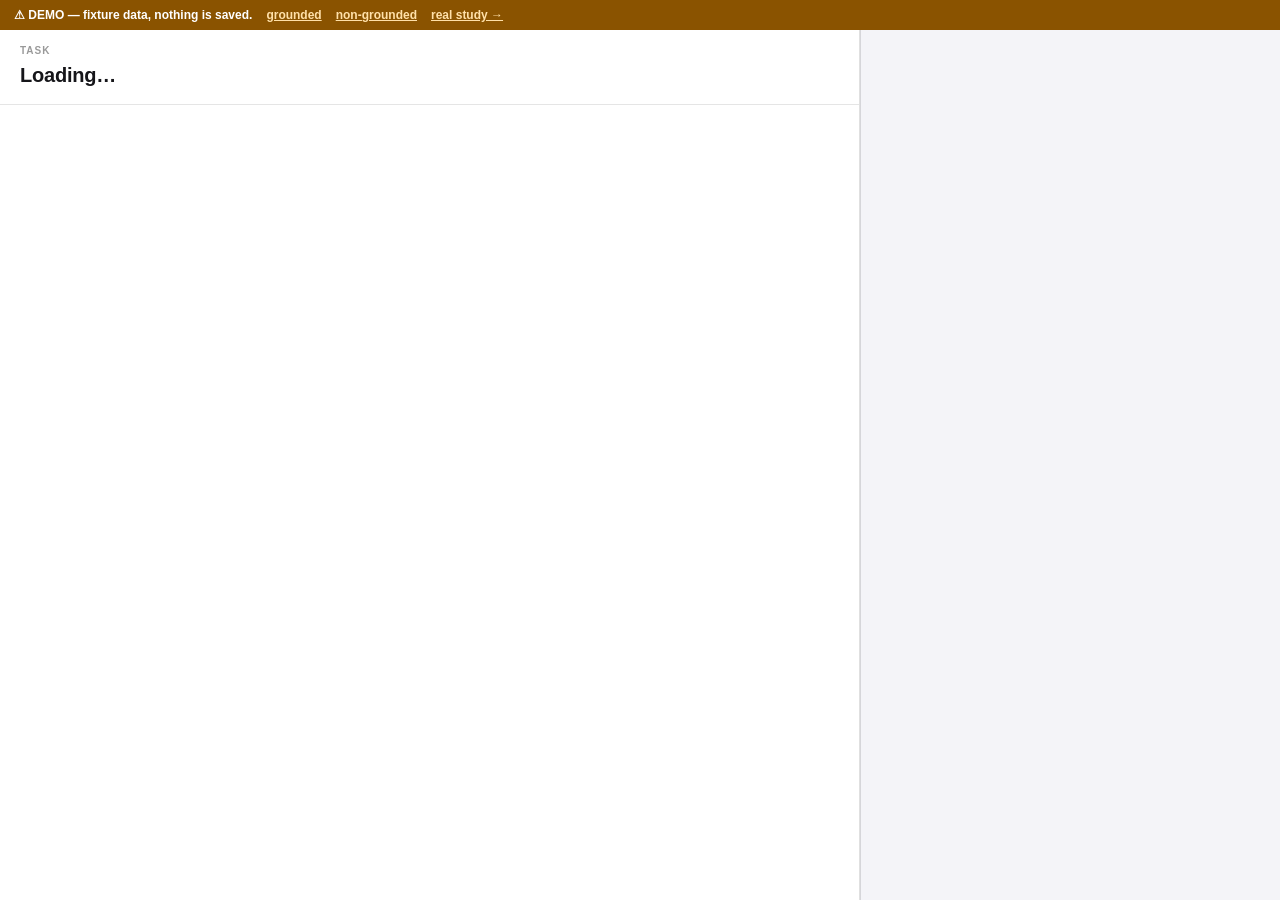
<file: demo.html>
<!doctype html>
<html lang="en">
<head>
  <meta charset="utf-8">
  <meta name="viewport" content="width=device-width, initial-scale=1">
  <title>PageGuide User Study — demo</title>
  <link rel="stylesheet" href="styles/stimulus.css?v=find-v2-20260902o">
  <link rel="stylesheet" href="styles/site.css">
  <style>
    /* Unmistakable. A demo that looks like the study is a demo someone runs a participant through. */
    .demo-banner {
      position: fixed; top: 0; left: 0; right: 0; z-index: 50;
      background: #8a5300; color: #fff;
      font: 700 12px/1.5 -apple-system, BlinkMacSystemFont, 'Segoe UI', sans-serif;
      padding: 6px 14px; display: flex; gap: 14px; align-items: center;
    }
    .demo-banner a { color: #ffe0a8; }
    .demo-shift { padding-top: 29px; }
  </style>
</head>
<body class="demo-shift">
  <!--
    THE DEMO. Three fixture trajectories, no network, nothing written anywhere.

    It runs the REAL flow: app/study.js walks the queue, app/stimulus.js renders the material,
    app/instrument.js asks the questions, and the vendored scorer grades the answers. Only the data
    source is swapped (window.STUDY_SOURCE, read once at the top of app/study.js). A demo built as a
    parallel implementation would drift from the study it is meant to demonstrate, and you would be
    reviewing something no participant will ever see.

    ?arm=nongrounding runs the text condition.
  -->
  <div class="demo-banner">
    <span>⚠ DEMO — fixture data, nothing is saved.</span>
    <a href="?arm=grounding">grounded</a>
    <a href="?arm=nongrounding">non-grounded</a>
    <a href="find-v1.html">real study →</a>
  </div>

  <div class="task-shell">
    <section class="task-stimulus" id="stimulus-pane">
      <header class="tv-head">
        <div class="tv-head-main">
          <div class="tv-kicker">Task</div>
          <h1 class="tv-goal" id="tv-goal">Loading…</h1>
        </div>
        <div class="tv-count" id="tv-count"></div>
      </header>
      <main class="tv-main">
        <section class="tv-stage" id="tv-stage"></section>
      </main>
    </section>
    <aside class="task-panel" id="question-pane"></aside>
  </div>

  <script src="vendor/guide_trajectories.js"></script>
  <script src="app/session.js"></script>
  <script src="app/fake_page.js"></script>
  <script src="demo/fixtures.js"></script>
  <script>
  // IIFE, not optional: classic scripts share one global lexical scope, and a top-level `const arm`
  // here would collide with the `let arm` in app/stimulus.js — a parse error that kills this block
  // silently, leaving both panes blank with nothing in the console to say why.
  (function () {
    // STUDY_SOURCE is set FIRST, before anything that can throw. app/study.js reads it to decide
    // whether it is in demo mode, and a demo that failed to build its fixtures would otherwise be
    // indistinguishable from a stray visit to study.html — it would silently redirect to the
    // welcome screen, taking the console evidence with it. Ask how I know.
    const byId = new Map();
    window.STUDY_SOURCE = {
      getStudyTrajectory: async (id) => byId.get(id) || null,
      insertStudyResult: async (row) => { console.log('[demo] would have saved:', row); return true; },
    };

    let bank = [];
    try {
      bank = window.DemoFixtures.buildDemoTrajectories();
      bank.forEach(t => byId.set(t.id, t));
    } catch (e) {
      document.getElementById('question-pane').innerHTML =
        '<div class="q-body"><div class="q-error-msg">Demo fixtures failed to build:<br>'
        + String(e && e.stack || e).replace(/</g, '&lt;') + '</div></div>';
      return;
    }

    // Seed the session IN MEMORY only. app/study.js prefers populated in-memory state over
    // localStorage precisely so this works without touching the key a real run uses — opening the
    // demo must never discard the progress of a participant midway through the actual study.
    const params = new URLSearchParams(location.search);
    window.StudySession.state.arm = params.get('arm') === 'nongrounding' ? 'nongrounding' : 'grounding';
    Object.assign(window.StudySession.state, {
      participantId: 'DEMO',
      sessionId: null,
      queue: bank.map(t => ({ id: t.id, goal: t.goal, title: t.title, condition: t.condition })),
      idx: 0,
      results: [],
    });
  }());
  </script>
  <script src="app/stimulus.js"></script>
  <script src="app/instrument.js"></script>
  <script src="app/study.js"></script>
</body>
</html>
</file>
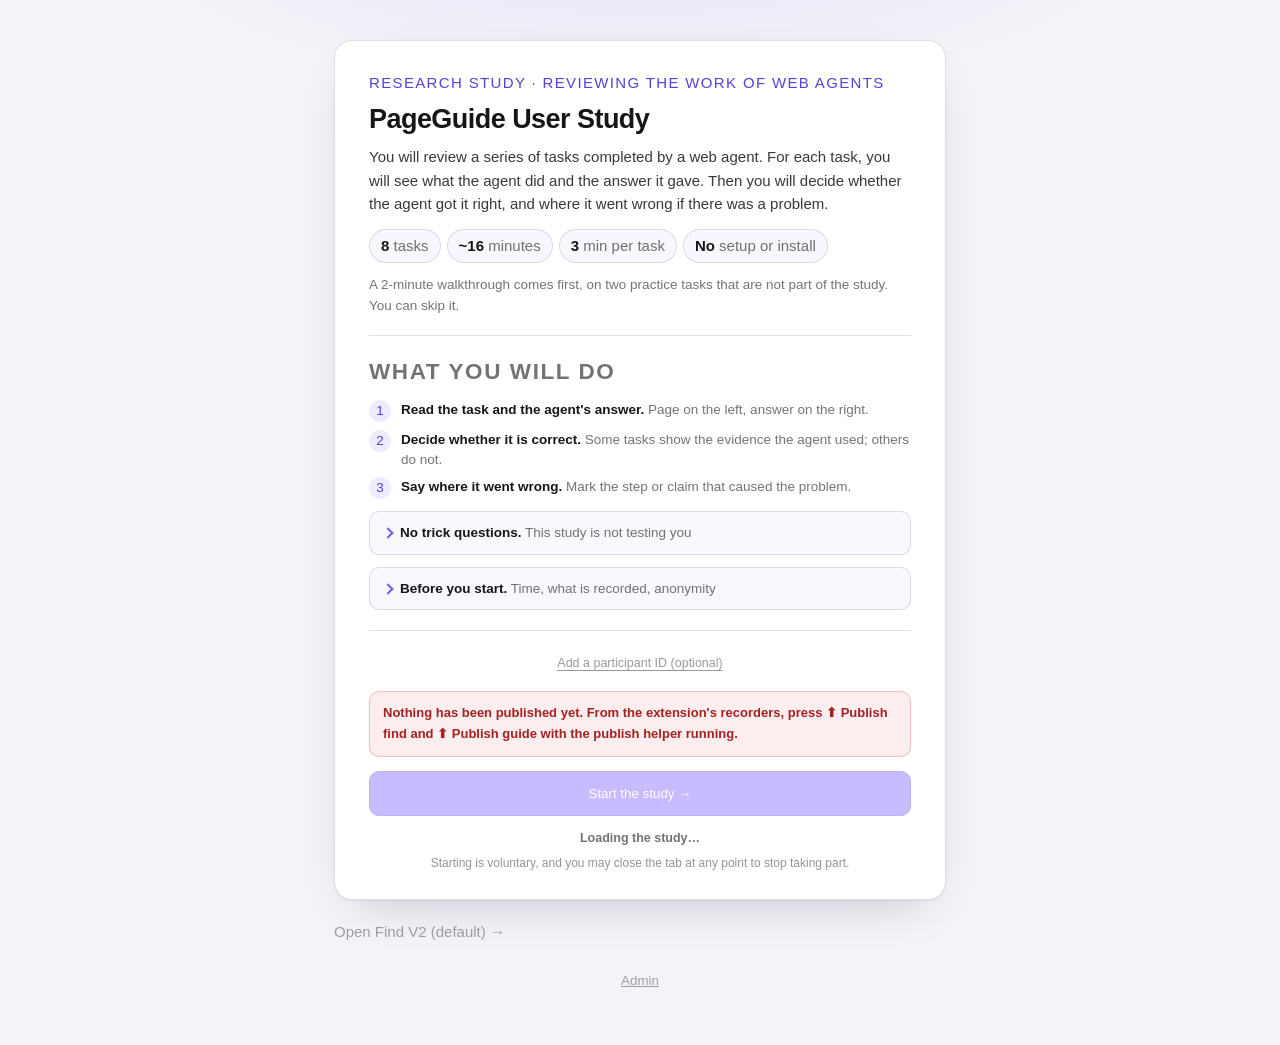
<file: find-v1-study.html>
<!doctype html>
<html lang="en">
<head>
  <meta charset="utf-8">
  <meta name="viewport" content="width=device-width, initial-scale=1">
  <title>PageGuide User Study — review the task</title>
  <link rel="stylesheet" href="styles/stimulus.css?v=find-v2-20260902o">
  <link rel="stylesheet" href="styles/site.css?v=timer-sig-20260821">
</head>
<body>
  <!--
    THE TASK SCREEN, in two panes.

    LEFT — the material: what the agent did, at a size where it can be checked. In the extension
    this is a whole browser tab, because the side panel is ~400px wide and a participant is being
    asked whether the agent clicked the right thing: at panel width a cart badge and a wishlist
    badge are the same handful of pixels.

    RIGHT — the instrument: the task, one timer and the questions, styled as the PageGuide side
    panel it stands in for. It carries nothing a participant is asked to judge, so the two panes
    never repeat each other.

    The proportions are the real ones on purpose. A participant on the website should be working
    under the same constraints as one in the extension, or the two datasets are measuring different
    reading conditions rather than different grounding conditions.
  -->
  <div class="task-shell">
    <section class="task-stimulus" id="stimulus-pane">
      <header class="tv-head">
        <div class="tv-head-main">
          <div class="tv-kicker">Task</div>
          <h1 class="tv-goal" id="tv-goal">Loading…</h1>
        </div>
        <div class="tv-count" id="tv-count"></div>
      </header>
      <main class="tv-main">
        <section class="tv-stage" id="tv-stage">
          <div class="tv-empty">Loading the steps…</div>
        </section>
      </main>
    </section>

    <aside class="task-panel" id="question-pane">
      <div class="q-loading">Loading…</div>
    </aside>
  </div>

  <!-- Vendored verbatim from the extension: the question vocabularies, the arm strip and the
       scoring all come from here, so the website cannot drift into being a different study. -->
  <script src="vendor/guide_trajectories.js?v=timer-sig-20260821"></script>
  <script src="app/config.js?v=timer-sig-20260821" onerror="window.__configMissing = true"></script>
  <script src="app/markdown.js?v=timer-sig-20260821"></script>
  <script src="app/supabase.js?v=timer-sig-20260821"></script>
  <script src="app/session.js?v=timer-sig-20260821"></script>
  <script src="app/admin.js?v=timer-sig-20260821"></script>
  <script src="app/find_task.js?v=timer-sig-20260821"></script>
  <!-- The walkthrough, and the invented practice material it runs on. Loaded before study.js so its
       hooks exist the first time boot() looks for them; neither file touches the real stimuli. -->
  <script src="app/fake_page.js?v=timer-sig-20260821"></script>
  <script src="app/tutorial_fixtures.js?v=timer-sig-20260821"></script>
  <script src="app/tutorial.js?v=timer-sig-20260821"></script>
  <script src="app/stimulus.js?v=timer-sig-20260821"></script>
  <script src="app/instrument.js?v=timer-sig-20260821"></script>
  <script src="app/study.js?v=timer-sig-20260821"></script>
</body>
</html>
</file>
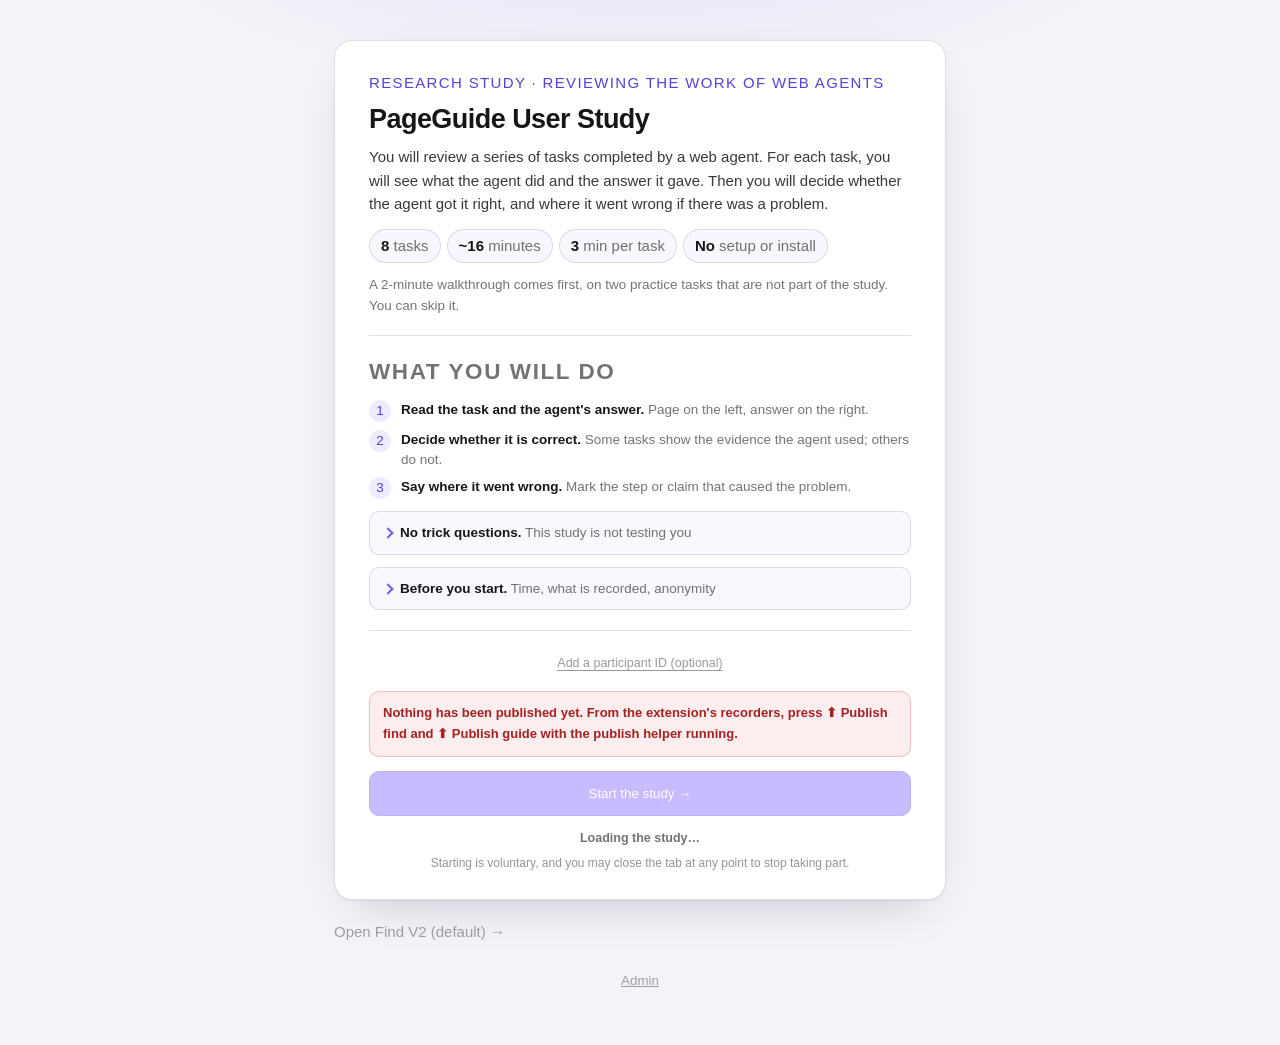
<file: find-v1.html>
<!doctype html>
<html lang="en">
<head>
  <meta charset="utf-8">
  <meta name="viewport" content="width=device-width, initial-scale=1">
  <title>PageGuide User Study</title>
  <link rel="stylesheet" href="styles/site.css?v=timer-sig-20260821">
</head>
<body class="welcome-body">
  <!--
    The welcome screen. Everything a participant needs to decide to start and nothing they will have
    forgotten by the first task: what they will be doing, how long it takes, and what is recorded.
    The instructions that matter *during* a task live beside the material, on the task screen.
  -->
  <main class="welcome">
    <div class="welcome-card">
      <header class="welcome-hero">
        <p class="welcome-eyebrow">Research study · Reviewing the work of web agents</p>
        <h1 class="welcome-title">PageGuide User Study</h1>
        <p class="welcome-lead">
          You will review a series of tasks completed by a web agent. For each task, you will see
          what the agent did and the answer it gave. Then you will decide whether the agent got it
          right, and where it went wrong if there was a problem.
        </p>
        <ul class="welcome-meta">
          <li class="welcome-chip"><span class="welcome-chip-k">8</span> tasks</li>
          <li class="welcome-chip"><span class="welcome-chip-k">~16</span> minutes</li>
          <li class="welcome-chip"><span class="welcome-chip-k">3</span> min per task</li>
          <li class="welcome-chip"><span class="welcome-chip-k">No</span> setup or install</li>
        </ul>
        <p class="welcome-lead welcome-lead-quiet">A 2-minute walkthrough comes first, on two
          practice tasks that are not part of the study. You can skip it.</p>
      </header>

      <section class="welcome-section">
        <h2 class="welcome-section-title">What you will do</h2>
        <ol class="welcome-steps">
          <li class="welcome-step">
            <span class="welcome-step-n">1</span>
            <div><strong>Read the task and the agent's answer.</strong>
              Page on the left, answer on the right.</div>
          </li>
          <li class="welcome-step">
            <span class="welcome-step-n">2</span>
            <div><strong>Decide whether it is correct.</strong>
              Some tasks show the evidence the agent used; others do not.</div>
          </li>
          <li class="welcome-step">
            <span class="welcome-step-n">3</span>
            <div><strong>Say where it went wrong.</strong>
              Mark the step or claim that caused the problem.</div>
          </li>
        </ol>
      </section>

      <!-- Collapsed by default, so the screen is a decision rather than a document. The summary
           carries the sentence that actually changes how someone answers; the rest is there for
           whoever wants it. -->
      <details class="welcome-fold">
        <summary><strong>No trick questions.</strong> This study is not testing you</summary>
        <div class="welcome-fold-body">
          We are studying how easy or hard it is to check an agent's work. Please answer from what
          you can actually see on the page. If you cannot tell what happened, choose that option:
          it is a real and useful answer.
        </div>
      </details>

      <details class="welcome-fold">
        <summary><strong>Before you start.</strong> Time, what is recorded, anonymity</summary>
        <dl class="welcome-facts">
          <div class="welcome-fact">
            <dt>Time</dt>
            <dd>About 16 minutes in one sitting. Each task has a <strong>3-minute</strong> budget,
              shown as a countdown; it is a guide to pace you, not a cut-off &mdash; going over does
              not lose your answer.</dd>
          </div>
          <div class="welcome-fact">
            <dt>What is recorded</dt>
            <dd>Your answers and each task's duration. No account, no email, nothing from other
              tabs.</dd>
          </div>
          <div class="welcome-fact">
            <dt>Anonymity</dt>
            <dd>Anonymous by default. A participant ID is optional, and only matches your run to a
              session.</dd>
          </div>
          <div class="welcome-fact">
            <dt>You will need</dt>
            <dd>A desktop or laptop browser, because the page and the answer sit side by side.</dd>
          </div>
        </dl>
      </details>

      <div class="welcome-actions">
        <button class="welcome-id-toggle" id="participant-id-toggle" type="button">Add a participant ID (optional)</button>
        <div class="welcome-id-field" id="participant-id-field" hidden>
          <label class="welcome-label" for="participant-id">Participant ID
            <span class="q-sub">optional, leave blank to stay anonymous</span></label>
          <input class="welcome-input" id="participant-id" type="text" placeholder="e.g. P07" autocomplete="off">
        </div>

        <div class="welcome-status" id="welcome-status"></div>

        <button class="welcome-btn" id="start-btn" disabled>Start the study →</button>

        <p class="welcome-fine" id="welcome-count">Loading the study…</p>
        <p class="welcome-consent">Starting is voluntary, and you may close the tab at any point to
          stop taking part.</p>
      </div>
    </div>

    <!-- The reviewer's door. Deliberately plain and outside the card: a participant should be able
         to ignore it, and it grants no privilege over the data — its one real power is to NOT write. -->
    <a class="admin-door find-v2-back" href="index.html">Open Find V2 (default) →</a>
    <button class="admin-door" id="admin-btn">Admin</button>
    <section class="admin-panel" id="admin-panel" hidden></section>
  </main>

  <script src="app/config.js?v=timer-sig-20260821" onerror="window.__configMissing = true"></script>
  <script src="app/supabase.js?v=timer-sig-20260821"></script>
  <script src="app/session.js?v=timer-sig-20260821"></script>
  <script src="app/admin.js?v=timer-sig-20260821"></script>
  <script src="app/markdown.js?v=timer-sig-20260821"></script>
  <script src="app/trajectory_edit.js?v=timer-sig-20260821"></script>
  <script src="app/welcome.js?v=timer-sig-20260821"></script>
</body>
</html>
</file>
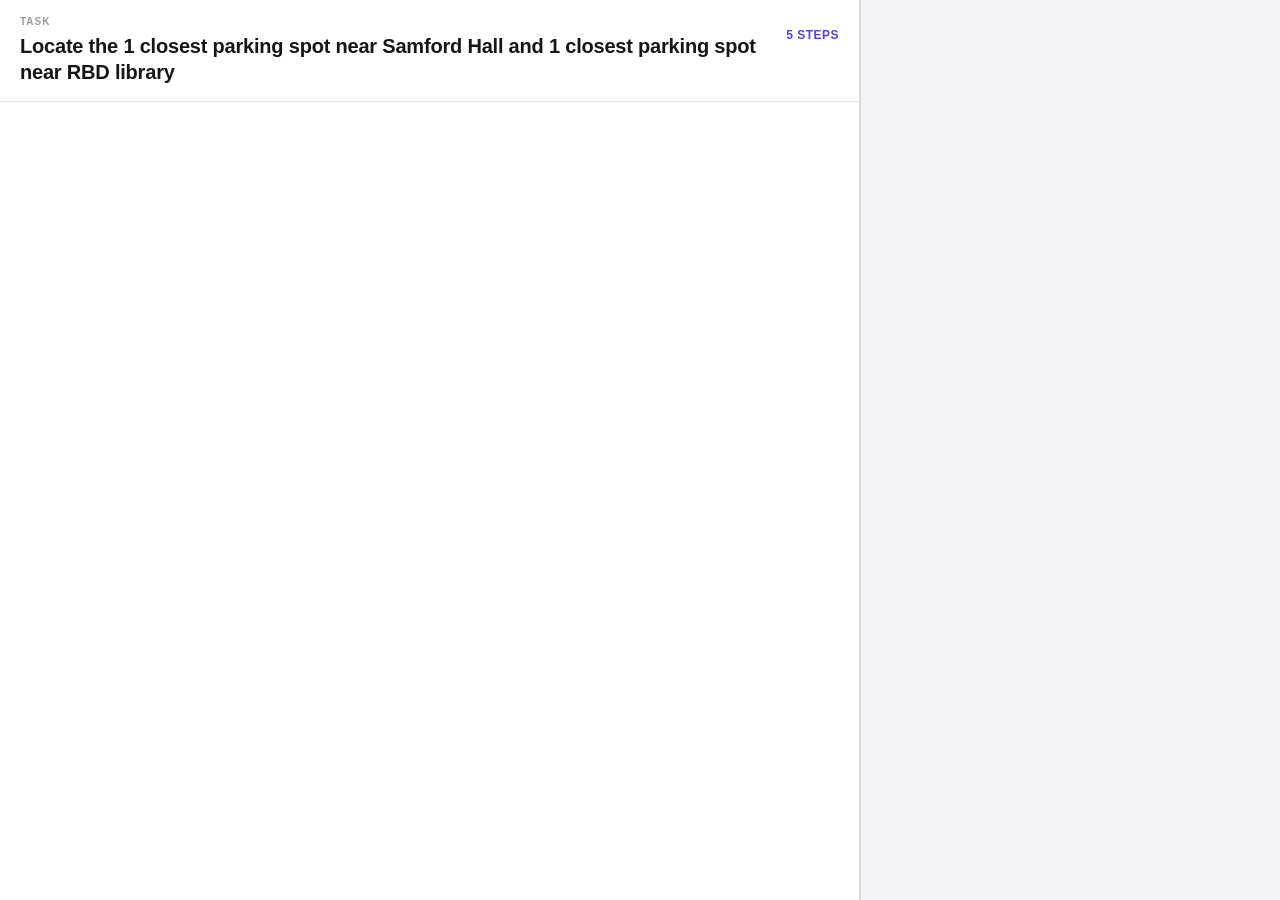
<file: preview.html>
<!doctype html>
<html lang="en">
<head>
  <meta charset="utf-8">
  <meta name="viewport" content="width=device-width, initial-scale=1">
  <title>PageGuide User Study — layout preview</title>
  <link rel="stylesheet" href="styles/stimulus.css?v=find-v2-20260902o">
  <link rel="stylesheet" href="styles/site.css">
</head>
<body>
  <!--
    A DEV FIXTURE, not part of the study.

    Renders the task screen from a hard-coded trajectory so the layout, the arm gate and the
    question flow can be checked with no Supabase configured and no participant involved. Add
    ?arm=nongrounding to see what the text condition withholds.

    Deliberately its own page rather than a mode on study.html: a fixture that shares a file with
    the real thing is a fixture that can be reached by accident.
  -->
  <div class="task-shell">
    <section class="task-stimulus" id="stimulus-pane">
      <header class="tv-head">
        <div class="tv-head-main">
          <div class="tv-kicker">Task</div>
          <h1 class="tv-goal" id="tv-goal">Loading…</h1>
        </div>
        <div class="tv-count" id="tv-count"></div>
      </header>
      <main class="tv-main">
        <section class="tv-stage" id="tv-stage"></section>
      </main>
    </section>
    <aside class="task-panel" id="question-pane"></aside>
  </div>

  <script src="vendor/guide_trajectories.js"></script>
  <script src="app/stimulus.js"></script>
  <script src="app/instrument.js"></script>
  <script>
  // WRAPPED, and not optional. Classic <script> tags share ONE global lexical scope, so a top-level
  // `const arm` here collides with the `let arm` inside app/stimulus.js — and a duplicate
  // declaration is a PARSE error, which kills this entire block before a line of it runs, with no
  // exception to catch and nothing in the console once the page has settled. The page renders, both
  // panes stay empty, and nothing says why. (This is the same trap the extension warns about at the
  // top of study/trajectory_view.js.)
  (function () {
    // A 1×1 JPEG: enough to prove a screenshot slot is wired without shipping a fixture image.
    const SHOT = '/9j/4AAQSkZJRgABAQEAYABgAAD/2wBDAAgGBgcGBQgHBwcJCQgKDBQNDAsLDBkSEw8UHRofHh0aHBwgJC4nICIsIxwcKDcpLDAxNDQ0Hyc5PTgyPC4zNDL/wAALCAABAAEBAREA/8QAFAABAAAAAAAAAAAAAAAAAAAACf/EABQQAQAAAAAAAAAAAAAAAAAAAAD/2gAIAQEAAD8AKp//2Q==';

    const RECORD = {
      id: 'preview-1',
      goal: 'Locate the 1 closest parking spot near Samford Hall and 1 closest parking spot near RBD library',
      title: 'Parking near Samford Hall',
      condition: 'visual',
      ground_truth: {
        correctness: 'failure',
        problems: ['incomplete'],
        problem: '',
        errors: [{ type: 'wrong_target', steps: [4] }],
        no_error: false,
      },
      arms: {
        grounding: {
          initial_state: { screenshot: SHOT, url: 'https://map.example/campus' },
          final_state: { screenshot: SHOT, url: 'https://map.example/campus?parking' },
          steps: [
            { n: 1, instruction: "Type 'Samford Hall' into the search bar to locate it on the map.", screenshot: SHOT },
            { n: 2, instruction: "Click on 'Samford Hall' from the search results.", screenshot: SHOT },
            { n: 3, instruction: "Click on the 'Parking' category to display parking locations on the map.", screenshot: SHOT },
            { n: 4, instruction: "Click on 'Samford Gravel Lot' to view its location near Samford Hall.", screenshot: SHOT },
            { n: 5, instruction: "Click the search bar and type 'RBD Library' to find its location.", screenshot: SHOT },
          ],
          answer: 'The closest parking spot to Samford Hall is the Samford Gravel Lot.',
          answer_evidence: [],
          answer_segments: [],
          trail: {
            summary: 'I searched for Samford Hall, opened the parking layer, and compared the nearby lots.',
            milestones: [
              { step: 3, text: 'Opened the parking layer.' },
              { step: 4, text: 'Chose the Samford Gravel Lot.' },
            ],
          },
          questions: window.GUIDE_STUDY_QUESTIONS,
        },
        nongrounding: null,
      },
    };

    const params = new URLSearchParams(location.search);
    const armName = params.get('arm') === 'nongrounding' ? 'nongrounding' : 'grounding';

    window.Stimulus.mountStimulus(RECORD, armName, {
      goal: document.getElementById('tv-goal'),
      count: document.getElementById('tv-count'),
      stage: document.getElementById('tv-stage'),
    }, {
      // The V2 Guide layout, and the proposed flag on the journey's key steps, both reachable here
      // without a database: ?layout=v2, ?keysteps=1. Admin -> Session preview drives the same
      // options against a real trajectory.
      trailFirst: params.get('layout') === 'v2',
      journeyCollapsed: params.get('layout') === 'v2',
      highlightMilestones: params.get('keysteps') === '1',
    });

    window.Instrument.mountInstrument({
      root: document.getElementById('question-pane'),
      steps: window.Stimulus.stimulusSteps(),
      index: 0,
      total: 3,
      goal: RECORD.goal,
      onSubmit: (timings) => {
        // The fixture's payoff: the answer AND what it scored, so the scoring can be eyeballed
        // against a trajectory whose ground truth is right there in this file.
        const score = window._scoreGuideAnswer(timings.guideAnswer, RECORD.ground_truth);
        document.getElementById('question-pane').innerHTML =
          '<div class="q-head"><span class="q-title">Preview — submitted</span></div>'
          + '<div class="q-body"><p class="q-text">Answer</p>'
          + `<pre class="q-field" style="white-space:pre-wrap">${JSON.stringify(timings.guideAnswer, null, 2)}</pre>`
          + '<p class="q-text" style="margin-top:14px;">Scored against the ground truth</p>'
          + `<pre class="q-field" style="white-space:pre-wrap">${JSON.stringify(score, null, 2)}</pre></div>`;
      },
    });
  }());
  </script>
</body>
</html>
</file>
<file: styles/stimulus.css>
/* PageGuide study — the trajectory viewer that fills the tab beside the panel.
   Mirrors the live run's View Journey card (sidepanel/panel.css .pageguide-goal-*), with one
   difference that matters: the dots here carry NO status colour. In the live run green and amber
   encode the agent's own confidence and verification; in a study that asks a participant which step
   went wrong, colouring the suspect step is telling them the answer. */

* { box-sizing: border-box; }

html, body {
  height: 100%;
  margin: 0;
}

body {
  display: flex;
  flex-direction: column;
  background: #f4f4f8;
  color: #111;
  font: 400 14px/1.5 -apple-system, BlinkMacSystemFont, 'Segoe UI', system-ui, sans-serif;
}

.tv-head {
  flex: 0 0 auto;
  display: flex;
  align-items: flex-start;
  justify-content: space-between;
  gap: 16px;
  padding: 14px 20px 16px;
  background: #fff;
  border-bottom: 1px solid rgba(0, 0, 0, 0.1);
}

.tv-head-main { min-width: 0; }

/* Labelled, because "add an orange to the cart" on its own could be an instruction TO the reader.
   It is the task the agent was given, and the whole screen is about judging how it went. */
.tv-kicker {
  font-size: 10px;
  font-weight: 800;
  letter-spacing: 0.1em;
  text-transform: uppercase;
  color: rgba(0, 0, 0, 0.4);
  margin-bottom: 3px;
}

/* The goal stays on screen for the whole task: "does this action serve the goal?" is one of the
   questions, and it cannot be answered while scrolling the panel back up to re-read it. */
.tv-goal {
  margin: 0;
  font-size: 20px;
  font-weight: 700;
  line-height: 1.3;
  letter-spacing: -0.01em;
}

.tv-count {
  flex: 0 0 auto;
  margin-top: 12px;
  font-size: 12px;
  font-weight: 700;
  color: #5b3fd6;
  letter-spacing: 0.04em;
  text-transform: uppercase;
}

.tv-main {
  flex: 1 1 auto;
  display: flex;
  min-height: 0;
}

.tv-stage {
  flex: 1 1 auto;
  overflow: auto;
  padding: 20px 24px 40px;
}

/* One column at reading width. The screenshots want the space; the prose does not. */
.tv-col { max-width: 860px; }

.tv-empty {
  height: 100%;
  display: flex;
  align-items: center;
  justify-content: center;
  color: rgba(0, 0, 0, 0.4);
  font-style: italic;
}

.tv-step-url {
  color: rgba(0, 0, 0, 0.45);
  font-size: 12px;
  word-break: break-all;
}

/* ── The two page states ──────────────────────────────────────────────────────
   Their own section, side by side, above the journey: they are the pair a participant compares to
   answer "did this actually get done?", and a comparison spread across a long scroll is a memory
   test. Closed by default — clicking opens the full-size view, so the section stays a summary. */
.tv-states {
  display: grid;
  grid-template-columns: repeat(auto-fit, minmax(240px, 1fr));
  gap: 12px;
  margin-bottom: 20px;
}

.tv-state-btn {
  display: flex;
  flex-direction: column;
  align-items: stretch;
  gap: 3px;
  padding: 14px 16px;
  text-align: left;
  font: inherit;
  color: inherit;
  background: #fff;
  border: 1px solid rgba(0, 0, 0, 0.12);
  border-radius: 12px;
  cursor: pointer;
}

.tv-state-btn:hover {
  border-color: rgba(120, 87, 255, 0.5);
  background: rgba(120, 87, 255, 0.04);
}

/* A state the run never recorded says so, rather than vanishing — an absent card and an absent
   feature look identical, and one of them is worth re-capturing to fix. */
.tv-state-btn.is-empty {
  cursor: default;
  background: transparent;
  border-style: dashed;
  color: rgba(0, 0, 0, 0.45);
}

.tv-state-btn.is-empty:hover { border-color: rgba(0, 0, 0, 0.12); background: transparent; }

.tv-state-kicker {
  font-size: 10px;
  font-weight: 800;
  letter-spacing: 0.08em;
  text-transform: uppercase;
  color: #5b3fd6;
}

.tv-state-btn.is-empty .tv-state-kicker { color: rgba(0, 0, 0, 0.35); }

.tv-state-cap {
  font-size: 15px;
  font-weight: 600;
  line-height: 1.35;
}

.tv-state-hint {
  font-size: 12px;
  color: rgba(0, 0, 0, 0.45);
}

/* ── View Journey ─────────────────────────────────────────────────────────────
   Open by default, unlike the live run's, which collapses once the run ends: there the reader
   watched it happen, here it is the material they were brought to look at. */
.tv-journey {
  padding: 14px 16px;
  background: #fff;
  border: 1px solid rgba(0, 0, 0, 0.12);
  border-radius: 12px;
}

.tv-journey-summary {
  list-style: none;
  cursor: pointer;
  display: flex;
  align-items: center;
  gap: 6px;
  font-size: 12px;
  font-weight: 760;
  letter-spacing: 0.04em;
  text-transform: uppercase;
  color: rgba(0, 0, 0, 0.5);
}

.tv-journey-summary::-webkit-details-marker { display: none; }

.tv-journey-summary::before {
  content: "▸";
  font-size: 10px;
  transition: transform .12s ease;
}

.tv-journey[open] > .tv-journey-summary::before { transform: rotate(90deg); }

.tv-journey-list { margin-top: 10px; }

.tv-journey-row {
  display: grid;
  grid-template-columns: 16px 1fr auto;
  align-items: start;
  gap: 10px;
  padding: 9px 6px;
  border-radius: 8px;
  position: relative;
}

/* Only a row that can show you something behaves like it can. */
.tv-journey-row.is-shot { cursor: pointer; }
.tv-journey-row.is-shot:hover { background: rgba(120, 87, 255, 0.08); }

/* The connecting line, as in the live timeline. */
.tv-journey-row:not(:last-child)::before {
  content: "";
  position: absolute;
  left: 11px;
  top: 26px;
  bottom: -9px;
  width: 2px;
  background: #e2e5f0;
}

.tv-dot {
  width: 10px;
  height: 10px;
  margin-top: 6px;
  border-radius: 999px;
  background: #c9cde0;
  z-index: 1;
}

.tv-journey-row.is-shot .tv-dot { background: #a99bf0; }

.tv-journey-text {
  font-size: 15px;
  line-height: 1.45;
  min-width: 0;
}

/* A row that can show you something says so. Without this the only cue was a hover that either
   produced a card or did not, which makes an empty trajectory indistinguishable from a broken page. */
.tv-peek {
  justify-self: end;
  align-self: center;
  font-size: 14px;
  color: rgba(120, 87, 255, 0.55);
}

.tv-journey-row.is-shot:hover .tv-peek { color: #5b3fd6; }

.tv-warn {
  margin: 10px 6px 0;
  padding: 9px 12px;
  background: rgba(234, 179, 8, 0.1);
  border-left: 2px solid rgba(234, 179, 8, 0.6);
  border-radius: 0 8px 8px 0;
  font-size: 13px;
  line-height: 1.5;
  color: rgba(0, 0, 0, 0.7);
}

.tv-journey-text b {
  display: inline-block;
  min-width: 16px;
  margin-right: 4px;
  color: #5b3fd6;
  font-weight: 700;
}

/* ── Answer and trail ────────────────────────────────────────────────────── */
/* The heading carries its own explanation, folded away. Grid rather than flex so the hint can drop
   onto its own full-width row underneath instead of squeezing the title. */
.tv-section-title {
  display: grid;
  grid-template-columns: auto auto 1fr;
  align-items: center;
  gap: 8px;
  margin: 22px 0 8px;
  font-size: 11px;
  font-weight: 800;
  letter-spacing: 0.06em;
  text-transform: uppercase;
  color: #5b3fd6;
}

.tv-info {
  width: 16px;
  height: 16px;
  padding: 0;
  border: 1px solid rgba(91, 63, 214, 0.45);
  border-radius: 999px;
  background: transparent;
  color: #5b3fd6;
  font: 700 10px/1 Georgia, 'Times New Roman', serif;
  cursor: pointer;
}

.tv-info:hover,
.tv-info.is-open {
  background: #5b3fd6;
  border-color: #5b3fd6;
  color: #fff;
}

/* Full width on the row below the title — the hint is a sentence, not a label. */
.tv-hint {
  grid-column: 1 / -1;
  margin-top: 6px;
  padding: 9px 12px;
  background: rgba(120, 87, 255, 0.07);
  border-left: 2px solid rgba(120, 87, 255, 0.45);
  border-radius: 0 8px 8px 0;
  color: rgba(0, 0, 0, 0.72);
  font: 400 13px/1.5 -apple-system, BlinkMacSystemFont, 'Segoe UI', system-ui, sans-serif;
  letter-spacing: 0;
  text-transform: none;
}

.tv-answer,
.tv-trail {
  padding: 14px 16px;
  background: #fff;
  border: 1px solid rgba(0, 0, 0, 0.12);
  border-radius: 12px;
  font-size: 15px;
  line-height: 1.55;
}

.tv-trail-summary { margin: 0 0 8px; }

.tv-trail .tv-journey-row { padding: 7px 6px; }
.tv-trail .tv-journey-text { font-size: 14px; }

/* The linked phrase, underlined where it sits — mirrors .pageguide-answer-summary-ref in the chat.
   A number at the end of a sentence says evidence exists; the underline says which words it backs. */
.tv-ref {
  color: #4a2fc0;
  font-weight: 600;
  text-decoration: underline;
  text-decoration-thickness: 1px;
  text-decoration-color: rgba(120, 87, 255, 0.5);
  text-underline-offset: 3px;
  cursor: pointer;
}

.tv-ref:hover {
  text-decoration-thickness: 2px;
  text-decoration-color: #5b3fd6;
  background: rgba(120, 87, 255, 0.08);
  border-radius: 3px;
}

/* The evidence chip: small, numbered, and unmistakably a control rather than a citation number. */
.tv-chip {
  display: inline-flex;
  align-items: center;
  justify-content: center;
  min-width: 20px;
  height: 20px;
  margin: 0 2px;
  padding: 0 5px;
  vertical-align: 1px;
  background: rgba(120, 87, 255, 0.12);
  border: 1px solid rgba(120, 87, 255, 0.35);
  border-radius: 6px;
  color: #4a2fc0;
  font: 700 11px/1 inherit;
  cursor: pointer;
}

.tv-chip:hover { background: rgba(120, 87, 255, 0.24); }

/* ── The hover card ──────────────────────────────────────────────────────── */
.tv-pop {
  position: fixed;
  z-index: 40;
  /* 506px = 460 + 10%. The width is the only dial: the screenshot inside is `width: 100%` and keeps
     its aspect ratio, so the card grows in both directions from this one number.

     WHY IT IS WORTH THE SPACE. This card is the grounded arm — it is the whole of what "each step
     can be checked against the page it was taken on" means in practice, and a participant checking
     step 7 against a page of search results is reading UI text inside a downscaled screenshot. The
     `max-width` below still holds it on screen in a narrow window, and `position` measures the
     rendered box rather than assuming a size, so both keep working as this changes. */
  width: 506px;
  max-width: calc(100vw - 16px);
  /* The last resort when a short window cannot hold the card at all: scroll inside it rather than
     off the bottom of a fixed element, where the picture would be unreachable. */
  max-height: calc(100vh - 16px);
  overflow-y: auto;
  padding: 10px;
  background: #fff;
  border: 1px solid rgba(0, 0, 0, 0.14);
  border-radius: 12px;
  box-shadow: 0 12px 32px rgba(0, 0, 0, 0.18);
}

.tv-pop-shot {
  display: block;
  width: 100%;
  border-radius: 8px;
  border: 1px solid rgba(0, 0, 0, 0.12);
  cursor: zoom-in;
}

.tv-pop-title {
  margin-top: 8px;
  font-size: 12px;
  font-weight: 700;
  color: #5b3fd6;
}

.tv-pop-note {
  font-size: 13px;
  line-height: 1.45;
  color: rgba(0, 0, 0, 0.7);
}

/* ── The full-size view ──────────────────────────────────────────────────── */
.tv-lightbox {
  position: fixed;
  inset: 0;
  z-index: 60;
  display: flex;
  align-items: center;
  justify-content: center;
  padding: 24px;
  background: rgba(0, 0, 0, 0.6);
}

.tv-lightbox-dialog {
  max-width: 1200px;
  max-height: 100%;
  overflow: auto;
  padding: 14px;
  background: #fff;
  border-radius: 12px;
}

.tv-lightbox-head {
  display: flex;
  align-items: center;
  justify-content: space-between;
  gap: 12px;
  margin-bottom: 10px;
  font-size: 13px;
  font-weight: 700;
}

.tv-lightbox-close {
  border: 0;
  background: transparent;
  font-size: 22px;
  line-height: 1;
  cursor: pointer;
  color: rgba(0, 0, 0, 0.5);
}

.tv-lightbox img {
  display: block;
  width: 100%;
  border-radius: 8px;
  border: 1px solid rgba(0, 0, 0, 0.14);
}

.tv-lightbox-note {
  margin-top: 10px;
  font-size: 13px;
  color: rgba(0, 0, 0, 0.7);
}

/* Lists in an agent answer. An answer that was written as a numbered list has to READ as one —
   collapsed into a paragraph, "1. … 2. … 3." becomes a wall of prose with digits in it, and the
   participant is asked to judge a claim they now have to parse first. */
.tv-answer ul,
.tv-answer ol,
.tv-trail-summary ul,
.tv-trail-summary ol {
  margin: 6px 0;
  padding-left: 22px;
  display: flex;
  flex-direction: column;
  gap: 4px;
}

.tv-answer li,
.tv-trail-summary li { line-height: 1.55; }

.tv-answer p { margin: 0 0 8px; }
.tv-answer p:last-child { margin-bottom: 0; }

/* ── Key steps ────────────────────────────────────────────────────────────────
   The journey rows the reasoning trail accounts for, flagged so a participant can start there
   instead of matching step numbers by eye. Only drawn when mountStimulus is passed
   `highlightMilestones` — off in the live study, see the note in render(). */
.tv-journey-row.is-key {
  background: rgba(255, 176, 32, 0.10);
  box-shadow: inset 2px 0 0 #f0a020;
}

.tv-journey-row.is-key.is-shot:hover { background: rgba(255, 176, 32, 0.18); }

.tv-journey-row.is-key .tv-dot { background: #f0a020; }

.tv-key-flag {
  display: inline-block;
  margin-right: 8px;
  padding: 1px 7px;
  border-radius: 999px;
  background: #f0a020;
  color: #fff;
  font-size: 10px;
  font-weight: 800;
  letter-spacing: 0.05em;
  text-transform: uppercase;
  white-space: nowrap;
  vertical-align: 2px;
}

.tv-key-count {
  margin-left: 4px;
  padding: 1px 7px;
  border-radius: 999px;
  background: rgba(240, 160, 32, 0.16);
  color: #8a5a00;
  font-size: 10px;
  letter-spacing: 0.03em;
}

/* Read at the size of the steps it is about, not at footnote size. It is the one line that says
   what the flags mean, and set smaller than the list below it, it read as a caption to be skipped. */
.tv-key-legend {
  margin: 0 0 10px;
  padding: 10px 12px;
  border-radius: 8px;
  background: rgba(240, 160, 32, 0.08);
  font-size: 14.5px;
  line-height: 1.55;
  color: rgba(0, 0, 0, 0.75);
}

/* How to open a step, under the legend that says which steps are worth opening.

   IN THE PRODUCT'S PURPLE, not the milestone amber and not grey. Amber is the flag's own colour and
   would read as "this is more about milestones", which it is not — this line is about every journey
   row. Grey was the first attempt and was the real problem: at 4% black it barely separated from the
   white pane, so the sentence read as a footnote to the amber card above rather than as its own
   instruction, and the one line telling a participant how to use the grounded arm was the quietest
   thing in the panel.

   Purple ties it to the word it highlights and to the step numbers and preview card that the click
   actually opens, so the colour is doing the same job as the `click` in the sentence: this is the
   interactive part. A touch stronger than the amber's 8%, because violet at the same alpha reads
   lighter against white than orange does. */
.tv-peek-legend {
  background: rgba(120, 87, 255, 0.12);
  color: rgba(0, 0, 0, 0.82);
}

/* Stacked, so the pair reads as two lines of one preamble rather than two separate notices. */
.tv-key-legend + .tv-peek-legend {
  margin-top: -4px;
}

/* THE VERB, IN THE PRODUCT'S PURPLE. The sentence is one instruction and the whole of it is the word
   "click" — the rest is scaffolding. Colouring the verb rather than bolding the sentence keeps the
   line quiet enough to sit above the journey without competing with it, and matches the purple the
   step numbers and .tv-pop-title already use, so it reads as "this is the interactive part" rather
   than as a warning. Weight as well as colour: purple alone is not a distinction for a reader who
   cannot see it. */
.tv-peek-word {
  color: #5b3fd6;
  font-weight: 700;
}

/* ── The before/after thumbnails ──────────────────────────────────────────────
   The picture itself, small, above the label. "Click to view" described a screenshot without
   showing that one was there, and these two cards — the quickest way to see whether the job got
   done — read as headings and went unopened. */
.tv-state-thumb {
  display: block;
  margin: 0 0 10px;
  border-radius: 8px;
  overflow: hidden;
  background: #f2f2f6;
  border: 1px solid rgba(0, 0, 0, 0.08);
  /* A fixed strip rather than the shot's own aspect ratio: the two cards sit side by side and a tall
     screenshot beside a wide one makes the pair look like a fault. The top of a page is the part
     worth previewing anyway — it is where the change usually shows. */
  height: 108px;
}

.tv-state-thumb img {
  display: block;
  width: 100%;
  height: 100%;
  object-fit: cover;
  object-position: top center;
}

.tv-state-btn:hover .tv-state-thumb { border-color: rgba(120, 87, 255, 0.4); }

.tv-state-text {
  display: flex;
  flex-direction: column;
  align-items: flex-start;
  gap: 3px;
}

/* ── The browse simulator ─────────────────────────────────────────────────────
   The non-grounded arm's one way back to the pages the agent saw: a button above the journey that
   opens the run as a slideshow, one page state per step, walked with Back and Next.

   IT LOOKS LIKE AN OFFER, NOT LIKE A MISSING PIECE. The pane it sits in is deliberately spare — the
   condition is that the evidence is not beside each claim — so a button styled like a primary
   action would read as "the page failed to load its screenshots, press here". Dashed border, muted
   ground, and a subtitle that says what it costs: the pages are there, going through them is work.
   That framing is part of the manipulation and not decoration; see app/stimulus.js. */
.tv-browse-offer {
  margin: 0 0 16px;
}

/* SOLID AND LOUD, which it did not used to be.
   It began dashed and near-transparent, on the reasoning that a primary-looking button in the
   non-grounded arm would read as "the screenshots failed to load, press here to retry". That
   reasoning retired with the arm gate: the walk is offered in BOTH arms now, so it is a standing
   feature of every Guide task rather than an apology for a missing one, and the thing to avoid is no
   longer looking too eager — it is being missed entirely. A control nobody presses measures nothing.

   Note that this raises how often the walk is opened, and that IS a measured behaviour. It does not
   confound the arm comparison, because the button is identical in both arms; it moves a baseline. */
.tv-browse-open {
  display: flex;
  align-items: center;
  gap: 12px;
  width: 100%;
  padding: 14px 16px;
  text-align: left;
  cursor: pointer;
  border: 1px solid #7d1c15;
  border-radius: 10px;
  /* RED, AND A DEEP ONE. The lighter reds that read as "red" at a glance (#d64545 and up) put the
     subtitle at 3.80:1, under AA for 12.5px text — a two-line button whose second line is legible
     over only half its own width is not louder, just harder to read. #c0392b → #8e2119 is still
     unmistakably red and clears AA for both lines across the whole sweep.

     Worth knowing what red brings with it: in this pane amber already means "milestone" and purple
     means "interactive", so red is the one unused hue and cannot be confused with either — but red
     also carries a warning reading, and this control is neither an error nor a destructive action.
     The wording under the title is what settles that, which is why it stays. */
  background: linear-gradient(135deg, #c0392b 0%, #8e2119 100%);
  color: #fff;
  font: inherit;
  box-shadow: 0 4px 14px rgba(142, 33, 25, 0.30);
  transition: box-shadow .15s ease, transform .15s ease, filter .15s ease;
}

.tv-browse-open:hover {
  filter: brightness(1.07);
  box-shadow: 0 7px 20px rgba(142, 33, 25, 0.40);
  transform: translateY(-1px);
}

.tv-browse-open:active {
  transform: translateY(0);
  box-shadow: 0 3px 10px rgba(142, 33, 25, 0.33);
}

/* The keyboard route has to be as findable as the pointer one, and `filter` is not a focus ring. */
.tv-browse-open:focus-visible {
  outline: 3px solid rgba(192, 57, 43, 0.50);
  outline-offset: 2px;
}

/* A lift and a brightness change are decoration; the colour is the information. Hold the shadow and
   drop the motion for anyone who has asked for less of it. */
@media (prefers-reduced-motion: reduce) {
  .tv-browse-open { transition: none; }
  .tv-browse-open:hover { transform: none; }
}

.tv-browse-icon {
  flex: 0 0 auto;
  width: 30px;
  height: 30px;
  display: grid;
  place-items: center;
  border-radius: 50%;
  font-size: 12px;
  color: #fff;
  background: rgba(255, 255, 255, 0.22);
}

.tv-browse-open-text { display: grid; gap: 2px; }
.tv-browse-open-text b { font-size: 14.5px; }
/* Not rgba(255,255,255,.75): over a gradient that lands near 4:1, which is under AA for small text.
   A flat near-white, warmed to sit on red rather than to fight it, keeps the subtitle readable
   across the whole sweep of the button. */
.tv-browse-open-text small { font-size: 12.5px; color: #ffe9e6; line-height: 1.45; }

/* The walk itself. BELOW .tv-lightbox (z-index 60), because clicking the page on screen opens the
   full-size view ON TOP of the walk rather than instead of it — a participant reading page 9 of 14
   who wants a closer look must not lose their place to get it, and the lightbox dismisses itself on
   a click outside without touching the walk underneath. */
.tv-browse {
  position: fixed;
  inset: 0;
  z-index: 55;
  display: flex;
  align-items: center;
  justify-content: center;
  padding: 24px;
  background: rgba(0, 0, 0, 0.72);
}

.tv-browse-dialog {
  display: flex;
  flex-direction: column;
  width: min(1200px, 100%);
  max-height: 100%;
  background: #fff;
  border-radius: 12px;
  overflow: hidden;
}

.tv-browse-head {
  display: flex;
  align-items: center;
  gap: 12px;
  padding: 12px 14px;
  font-size: 13px;
  font-weight: 700;
  border-bottom: 1px solid rgba(0, 0, 0, 0.1);
}

.tv-browse-title { flex: 1 1 auto; }
.tv-browse-pos { color: rgba(0, 0, 0, 0.55); font-weight: 600; font-variant-numeric: tabular-nums; }

.tv-browse-close {
  border: 0;
  background: transparent;
  font-size: 22px;
  line-height: 1;
  cursor: pointer;
  color: rgba(0, 0, 0, 0.5);
}

/* How far through the run this page is. The position is also written out in words beside the
   title — the bar is the glance, the count is the answer. */
.tv-browse-bar { height: 3px; background: rgba(0, 0, 0, 0.08); }
.tv-browse-bar-fill { display: block; height: 100%; background: #c0392b; transition: width .15s ease; }

/* The picture scrolls inside its own box rather than growing the dialog: a tall page state would
   otherwise push Back and Next off the bottom of the viewport, which is where they are needed. */
.tv-browse-viewport {
  flex: 1 1 auto;
  min-height: 0;
  overflow: auto;
  padding: 14px;
  background: rgba(0, 0, 0, 0.03);
  cursor: zoom-in;
}

.tv-browse-shot {
  display: block;
  width: 100%;
  border-radius: 8px;
  border: 1px solid rgba(0, 0, 0, 0.14);
}

.tv-browse-foot {
  display: flex;
  align-items: center;
  gap: 14px;
  padding: 12px 14px;
  border-top: 1px solid rgba(0, 0, 0, 0.1);
}

.tv-browse-caption {
  flex: 1 1 auto;
  min-width: 0;
  display: grid;
  gap: 2px;
  font-size: 13px;
  text-align: center;
}

.tv-browse-caption .tv-browse-url {
  font-size: 11px;
  color: rgba(0, 0, 0, 0.5);
  overflow: hidden;
  text-overflow: ellipsis;
  white-space: nowrap;
}

.tv-browse-back,
.tv-browse-next {
  flex: 0 0 auto;
  padding: 9px 16px;
  border: 1px solid rgba(0, 0, 0, 0.18);
  border-radius: 8px;
  background: #fff;
  font: inherit;
  font-weight: 700;
  font-size: 13px;
  cursor: pointer;
}

/* The walk's own chrome follows the button that opens it, so the overlay reads as that control's
   space rather than as a second, unrelated feature. */
.tv-browse-back:hover:not(:disabled),
.tv-browse-next:hover:not(:disabled) { border-color: #c0392b; color: #8e2119; }

/* Disabled at the ends rather than wrapping: a walk that loops has no beginning, and whether the
   first page was reached is one of the two things the instrument measures. Also disabled for the
   tenth of a second a page takes to come up — see .is-loading below. */
.tv-browse-back:disabled,
.tv-browse-next:disabled { opacity: .35; cursor: default; }

/* THE PAGE COMING UP. A tenth of a second, so this has to read at a glance and must not flash: the
   page being LEFT stays on screen and dims slightly while the bar goes indeterminate, which is what
   a browser does. Anything more theatrical — a spinner, a blank frame — would be on screen for less
   time than it takes to recognise, and would read as a fault. */
.tv-browse.is-loading .tv-browse-viewport { cursor: progress; }

.tv-browse.is-loading .tv-browse-shot {
  opacity: .55;
  transition: opacity .1s ease;
}

.tv-browse.is-loading .tv-browse-bar-fill {
  background: linear-gradient(90deg, #c0392b 0%, #f0b4ac 50%, #c0392b 100%);
  background-size: 200% 100%;
  animation: tv-browse-loading .4s linear infinite;
}

@keyframes tv-browse-loading {
  from { background-position: 100% 0; }
  to { background-position: -100% 0; }
}

/* A tenth of a second of animation is motion nobody asked for. The dim stays — it is a state, not a
   flourish — and the bar simply holds still. */
@media (prefers-reduced-motion: reduce) {
  .tv-browse.is-loading .tv-browse-shot { transition: none; }
  .tv-browse.is-loading .tv-browse-bar-fill { animation: none; }
}
</file>
<file: styles/site.css>
/* The study site — layout and the question pane.
   ==============================================
   The stimulus pane brings its own stylesheet (styles/stimulus.css, ported verbatim from the
   extension) so what a participant reads on the left is pixel-for-pixel what an extension
   participant reads. This file owns everything around it: the shell, the welcome screen, and the
   right-hand pane standing in for the PageGuide side panel. */

:root {
  --accent: #7857ff;
  --accent-dark: #5b3fd6;
  --ink: #16161a;
  --muted: rgba(0, 0, 0, 0.55);
  --line: rgba(0, 0, 0, 0.12);
  --panel-bg: #f4f4f8;
  --card: #fff;
  --ok: #0f6b43;
  --bad: #a52020;
}

* { box-sizing: border-box; }

body {
  margin: 0;
  font: 15px/1.6 -apple-system, BlinkMacSystemFont, 'Segoe UI', Roboto, sans-serif;
  color: var(--ink);
  background: #fff;
}

/* ── The two panes ───────────────────────────────────────────────────────────────
   Left flexible, right fixed at the side panel's real width. The proportions are not decoration:
   a participant on the site should be working under the same constraints as one in the extension,
   or the two datasets differ in reading conditions rather than in grounding. Each pane scrolls on
   its own so the questions stay put while the steps are read. */
.task-shell {
  display: grid;
  grid-template-columns: minmax(0, 1fr) 420px;
  height: 100vh;
  overflow: hidden;
}

.task-stimulus {
  overflow-y: auto;
  background: #fff;
  border-right: 1px solid var(--line);
  /* A COLUMN, so the thing inside it can fill it.
     `.tv-main` is `flex: 1 1 auto` and `.find-page` is `height: 100%` — both of which need a parent
     with a definite height and a flex context, and this pane was neither. `height: 100%` on the frame
     therefore resolved to auto and fell back to its `min-height: 80vh`, leaving a fifth of the
     viewport as blank white under every page snapshot. */
  display: flex;
  flex-direction: column;
  min-height: 0;
}

.task-stimulus > .tv-main { flex: 1 1 auto; min-height: 0; }

.task-panel {
  overflow-y: auto;
  background: var(--panel-bg);
  border-left: 1px solid var(--line);
}

/* Below ~900px the two-pane comparison stops working at all: the stimulus is the thing that needs
   width. Stack rather than shrink, material first. */
@media (max-width: 900px) {
  .task-shell { grid-template-columns: 1fr; height: auto; overflow: visible; }
  .task-stimulus, .task-panel { overflow: visible; border: 0; }
  .task-panel { border-top: 2px solid var(--line); }
}

.tv-done {
  padding: 60px 32px;
  font-size: 18px;
  color: var(--muted);
  text-align: center;
}

/* ── The condition banner ────────────────────────────────────────────────────────
   Sits under the goal, above the material, on every task. Deliberately NOT colour-coded as
   good/bad: the two arms are conditions, not scores, and a green "grounded" pill against a red
   "non-grounded" one would tell a participant which answer we were hoping for. Same neutral pill
   both ways; only the dot and the wording carry the difference. */
.tv-condition {
  display: flex;
  align-items: center;
  flex-wrap: wrap;
  gap: 6px 8px;
  margin-top: 8px;
}
.tv-condition-badge {
  display: inline-flex;
  align-items: center;
  gap: 6px;
  border: 1px solid var(--line);
  border-radius: 999px;
  padding: 3px 10px;
  font: 700 11px/1.5 inherit;
  letter-spacing: 0.04em;
  text-transform: uppercase;
  color: var(--ink);
  background: rgba(0, 0, 0, 0.03);
}
.tv-condition-dot {
  width: 7px;
  height: 7px;
  border-radius: 50%;
  border: 1.5px solid var(--accent-dark);
}
/* Filled where the evidence is shown, hollow where it is not — the state of the dot is the state
   of the task, so the badge is readable at a glance without reading it. */
.tv-condition.is-grounded .tv-condition-dot { background: var(--accent-dark); }
.tv-condition.is-nongrounded .tv-condition-dot { background: transparent; }
.tv-condition-note {
  font-size: 12.5px;
  color: var(--muted);
}
.tv-condition-info { flex: 0 0 auto; }
.tv-condition-hint {
  flex: 1 0 100%;
  margin-top: 2px;
  padding: 9px 12px;
  background: rgba(120, 87, 255, 0.07);
  border-left: 2px solid rgba(120, 87, 255, 0.45);
  border-radius: 0 8px 8px 0;
  color: rgba(0, 0, 0, 0.72);
  font-size: 13px;
  line-height: 1.5;
}
.tv-condition-hint[hidden] { display: none; }

/* The counterbalancing group, deliberately QUIETER than the condition above it. The condition
   changes between tasks and is something the participant has to act on; the group is fixed for the
   whole sitting and is there so a session can be identified — mostly by whoever is running it. Same
   pill geometry so the two read as one row of metadata, but outline-only and in the muted ink, so
   it never competes with the chip that carries meaning. */
.tv-group {
  display: flex;
  align-items: baseline;
  gap: 6px 8px;
  margin-top: 6px;
}
.tv-group-badge {
  border: 1px dashed var(--line);
  border-radius: 999px;
  padding: 2px 9px;
  font: 700 10.5px/1.5 inherit;
  letter-spacing: 0.05em;
  text-transform: uppercase;
  color: var(--muted);
}
.tv-group-note {
  font-size: 12px;
  color: var(--muted);
}

/* ── The question pane ───────────────────────────────────────────────────────── */
.q-head {
  padding: 14px 16px;
  border-bottom: 1px solid var(--line);
  background: var(--card);
  position: sticky;
  top: 0;
  z-index: 2;
}
.q-title { font-weight: 800; font-size: 15px; }

.q-progress {
  padding: 8px 16px;
  font-size: 12px;
  font-weight: 700;
  color: var(--muted);
  background: var(--card);
  border-bottom: 1px solid var(--line);
}
/* A TEST RUN IS OTHERWISE INDISTINGUISHABLE FROM A REAL ONE. Same tasks, same screens, same answers,
   and saveStudyResult writes none of them on purpose — so the only thing standing between a
   researcher and a whole rehearsal mistaken for data is this band. Amber, matching .q-sub.is-warn and
   the .q-timer-chip.is-low chip: nothing has gone wrong, but nothing is being recorded either. */
.q-progress.is-dry-run {
  color: #8a5300;
  background: #fff8e8;
  border-bottom-color: rgba(214, 138, 0, 0.55);
}

.q-body { padding: 16px; }
.q-loading { padding: 24px 16px; color: var(--muted); }

.q-task-label {
  font-size: 10.5px;
  font-weight: 800;
  letter-spacing: 0.08em;
  text-transform: uppercase;
  color: var(--muted);
  margin-bottom: 7px;
}

/* The term that carries from one part of the question to the next.
   Bold only. It briefly carried a purple underlay as well, on the theory that bold inside an
   already-bold card would read as generic emphasis rather than "this exact phrase again" — but the
   card's own tint is purple, so the underlay had almost no contrast against it and added noise
   without adding the distinction it was there for. Weight alone does the job on this background. */
.q-hinge {
  font-weight: 800;
  color: var(--ink);
}

/* A two-hop question, as two numbered steps. The two halves are answered from different places —
   one from the prose, one from the picture it points at — and running them together as a paragraph
   made finding the seam the participant's first job, on the clock. */
/* THE STEPS ARE A CHAIN, AND THE CHAIN IS DRAWN.
   A plain ordered list numbers the parts but says nothing about how they relate — three numbered
   sentences read as three independent instructions you could tackle in any order, when in fact part
   2 cannot be started until part 1 has produced something and part 3 needs both. The connector says
   "this feeds the next one" before a word is read.

   Same construction as the journey timeline in styles/stimulus.css: a numbered marker with a rule
   running from it to the one below, and no rule under the last. Reusing the shape rather than
   inventing a second kind of step list keeps one visual language across the two panes. */
.q-task-parts {
  margin: 0;
  padding: 0;
  list-style: none;
  counter-reset: q-part;
}
/* DIRECT CHILDREN ONLY. A requirement can now carry sub-requirements, and an unscoped descendant
   selector gave each of those its own numbered pill and its own connector line — two numbering
   systems in one list. */
.q-task-parts > li {
  position: relative;
  counter-increment: q-part;
  padding: 0 0 14px 30px;
}
.q-task-parts > li:last-child { padding-bottom: 0; }

/* The numbered marker. */
.q-task-parts > li::before {
  content: counter(q-part);
  position: absolute;
  left: 0;
  top: -1px;
  width: 20px;
  height: 20px;
  border-radius: 999px;
  background: var(--accent, #7857ff);
  color: #fff;
  font-size: 11.5px;
  font-weight: 800;
  line-height: 20px;
  text-align: center;
  z-index: 1;
}

/* The trail to the next step. Stops at the last one, because there is nothing after it to lead to. */
.q-task-parts > li:not(:last-child)::after {
  content: "";
  position: absolute;
  left: 9px;
  top: 22px;
  bottom: 2px;
  width: 2px;
  background: rgba(120, 87, 255, 0.32);
}

/* The line before the list — "I need to buy a pickleball paddle." It is the goal; the numbered
   items are how it breaks down, so it reads first and slightly larger than they do. */
.q-task-lead {
  margin: 0 0 10px;
  line-height: 1.5;
}

/* Anything written after the list. Same shape as the lead-in, less prominent: by the time it is read
   the requirements have been. */
.q-task-trail {
  margin: 10px 0 0;
  line-height: 1.5;
  font-weight: 600;
}

/* Sub-requirements — A, B, C under one numbered item. Lettered rather than numbered so a participant
   saying "it missed 2B" is unambiguous, and left with the browser's own marker: a second pill would
   compete with the requirement's. */
.q-task-subs {
  margin: 6px 0 0;
  padding-left: 22px;
  font-weight: 600;
}

.q-task-subs > li {
  margin-bottom: 4px;
  line-height: 1.5;
}

.q-task-subs > li::marker { color: var(--accent-dark, #4a2fc0); font-weight: 800; }

.q-task-card {
  background: #efe9ff;
  border: 1px solid rgba(120, 87, 255, 0.28);
  border-radius: 10px;
  padding: 20px 14px 12px;   /* extra top room for the timer chip floating on the border */
  font-weight: 600;
  margin-bottom: 12px;
  position: relative;
}

/* One countdown for the whole task: 3:00 down to 00:00, then the overrun in red. A soft limit shown
   this way paces the task without ever cutting an answer off — see window.TaskTimer. */
.q-timers { position: absolute; top: -11px; right: 12px; display: flex; gap: 6px; }
.q-timer-chip {
  display: inline-flex;
  align-items: center;
  gap: 5px;
  background: var(--card);
  border: 1px solid rgba(120, 87, 255, 0.35);
  border-radius: 999px;
  padding: 3px 9px;
  box-shadow: 0 2px 6px rgba(30, 20, 70, 0.16);
}
.q-timer-label { font-size: 10px; font-weight: 700; color: var(--muted); white-space: nowrap; }
.q-timer {
  font-size: 12px;
  font-weight: 800;
  color: var(--accent-dark);
  font-variant-numeric: tabular-nums;   /* so the seconds do not shift the label as they tick */
}

/* Last 30 seconds: amber, still just information. */
.q-timer-chip.is-low {
  border-color: rgba(214, 138, 0, 0.55);
  background: #fff8e8;
}
.q-timer-chip.is-low .q-timer { color: #a35c00; }
.q-timer-chip.is-low .q-timer-label { color: #a35c00; }

/* Past three minutes: red, counting the overrun up. Nothing is blocked. */
.q-timer-chip.is-over {
  border-color: rgba(198, 40, 40, 0.55);
  background: #fdecec;
}
.q-timer-chip.is-over .q-timer { color: #b3261e; }
.q-timer-chip.is-over .q-timer-label { color: #b3261e; }

.q-card {
  background: var(--card);
  border: 1px solid var(--line);
  border-radius: 12px;
  padding: 14px;
  margin-bottom: 12px;
}
.q-card-head { display: flex; align-items: flex-start; gap: 8px; margin-bottom: 10px; }
.q-badge {
  background: var(--accent);
  color: #fff;
  border-radius: 6px;
  padding: 1px 7px;
  font-size: 11px;
  font-weight: 800;
  flex: none;
}
.q-text { margin: 0; font-weight: 700; }
.q-sub { font-size: 12px; font-weight: 500; color: var(--muted); }
.q-label {
  display: block;
  margin: 12px 0 6px;
  font-size: 12px;
  font-weight: 800;
  color: var(--ink);
}
.q-optional { color: var(--muted); }

.q-options { display: flex; flex-direction: column; gap: 6px; }

.q-opt {
  display: flex;
  align-items: center;
  gap: 10px;
  border: 1px solid var(--line);
  border-radius: 10px;
  padding: 10px 12px;
  cursor: pointer;
  background: #fafafc;
}
.q-opt:hover { border-color: rgba(120, 87, 255, 0.5); }
.q-opt input { accent-color: var(--accent); width: 16px; height: 16px; flex: none; }
/* :has is what lets the whole row light up from the input inside it, with no JS keeping a class in
   sync — one less thing that can be left stale when the pane re-renders. */
.q-opt:has(input:checked) {
  border-color: var(--accent);
  background: #f1ecff;
}

.q-opt-rich { align-items: flex-start; }
.q-opt-body { display: flex; flex-direction: column; gap: 2px; }
.q-opt-name { font-weight: 700; }
.q-opt-detail { font-size: 12px; color: var(--muted); }

/* ── The opening lock on the verdict ──────────────────────────────────────────
   Yes/No is one click away from the moment a task opens, and a participant in a hurry can answer
   before the answer they are judging has rendered. The radios are disabled for the first ten
   seconds; this says so, and says how much longer, because a control that is dead with no
   explanation reads as a broken page and gets clicked harder. */
.q-answer-lock {
  margin: 0 0 8px;
  color: var(--muted);
}
.q-answer-lock b {
  color: var(--ink);
  font-variant-numeric: tabular-nums;
}
.q-options.is-locked .q-opt {
  opacity: 0.55;
  cursor: default;
  background: #f4f4f7;
}
.q-options.is-locked .q-opt:hover { border-color: var(--line); }

/* The condition chip sits in the question pane in V2, directly under the task card, where it used
   to sit under the goal in the left pane. Only the spacing differs. */
.q-body > .tv-condition { margin: 0 0 12px; }
/* Directly beneath it when both are drawn, so the pair is one block rather than two. */
.q-body > .tv-condition + .tv-group { margin: -8px 0 12px; }
.q-body > .tv-group { margin: 0 0 12px; }

/* The admin preview's ← →. Set apart from the task's own buttons and stated as scaffolding, because
   the whole point of walking the study as `admin` is to see what a participant sees — a control they
   do not have should not read as part of the instrument. */
.preview-nav {
  display: flex;
  align-items: center;
  justify-content: space-between;
  gap: 10px;
  margin-top: 14px;
  padding: 8px 10px;
  border: 1px dashed var(--line);
  border-radius: 10px;
  background: rgba(0, 0, 0, 0.02);
}
.preview-nav-label { font-size: 11.5px; color: var(--muted); }
.preview-nav-buttons { display: flex; gap: 6px; flex: 0 0 auto; }
.preview-nav-buttons .q-btn { padding: 4px 12px; font-size: 14px; line-height: 1.2; }

.q-post-body { display: flex; flex-direction: column; gap: 14px; }
.q-post-section {
  background: var(--card);
  border: 1px solid var(--line);
  border-radius: 12px;
  padding: 14px;
}
.q-post-section-head {
  display: flex;
  align-items: flex-start;
  gap: 8px;
  margin-bottom: 12px;
}
.q-post-options { gap: 8px; }
.q-post-opt {
  min-height: 42px;
  background: #fff;
  font-weight: 650;
}

/* The optional note. A hollow badge, because a solid one beside the two required questions reads as
   a third thing that must be answered — and a box someone fills in to get past it is noise. */
.q-badge-quiet {
  background: rgba(120, 87, 255, 0.14);
  color: var(--accent-dark);
}
.q-post-note-hint { margin: -6px 0 8px; }
.q-post-note { min-height: 64px; }

.q-error-block {
  border: 1px solid var(--line);
  border-radius: 10px;
  padding: 4px;
  background: #fafafc;
}
.q-error-block .q-opt { border: 0; background: transparent; }
.q-error-num {
  flex: none;
  width: 20px;
  height: 20px;
  border-radius: 6px;
  background: rgba(120, 87, 255, 0.14);
  color: var(--accent-dark);
  font-size: 11px;
  font-weight: 800;
  display: grid;
  place-items: center;
}
.q-opt-none { background: transparent; }

.q-error-steps { padding: 0 12px 10px; }
.q-step-picks { display: flex; flex-wrap: wrap; gap: 5px; }
/* Steps are buttons, never a text field — see the comment in instrument.js. */
.q-step {
  min-width: 30px;
  border: 1px solid var(--line);
  background: #fff;
  border-radius: 8px;
  padding: 4px 8px;
  font: 700 12px/1.5 inherit;
  font-variant-numeric: tabular-nums;
  color: var(--muted);
  cursor: pointer;
}
.q-step:hover { border-color: var(--accent); color: var(--accent-dark); }
.q-step.is-on { background: var(--accent); border-color: var(--accent); color: #fff; }

/* ── Find V2 Guide: mark the wrong step in the journey ───────────────────────
   The trajectory is already where a participant reads and inspects a step, so localization lives
   on that row instead of repeating every step number in the question pane. The controls are visible
   from the start so a problem can be marked at the moment it is found. */
.tv-step-actions {
  justify-self: end;
  align-self: center;
  display: inline-flex;
  align-items: center;
  gap: 7px;
}

.tv-mark-wrong[hidden] { display: none; }

.tv-mark-wrong {
  display: inline-flex;
  align-items: center;
  gap: 5px;
  min-height: 28px;
  padding: 3px 9px;
  border: 1px solid rgba(165, 32, 32, 0.28);
  border-radius: 999px;
  background: #fff;
  color: var(--bad);
  font-family: inherit;
  font-size: 11.5px;
  font-weight: 700;
  line-height: 1.35;
  white-space: nowrap;
  cursor: pointer;
}

.tv-mark-wrong:hover,
.tv-mark-wrong:focus-visible {
  border-color: var(--bad);
  background: rgba(165, 32, 32, 0.05);
  outline: none;
}

.tv-mark-wrong:focus-visible { box-shadow: 0 0 0 3px rgba(165, 32, 32, 0.14); }

.tv-mark-wrong[aria-pressed="true"] {
  border-color: var(--bad);
  background: var(--bad);
  color: #fff;
}

.tv-mark-wrong:disabled { opacity: 0.6; cursor: default; }

.tv-mark-plus {
  width: 13px;
  text-align: center;
  font-size: 13px;
  line-height: 1;
}

.tv-journey-row.is-marked-wrong,
.tv-journey-row.is-marked-wrong.is-key,
.tv-journey-row.is-marked-wrong.is-shot:hover {
  background: rgba(165, 32, 32, 0.07);
  box-shadow: inset 3px 0 0 var(--bad);
}

.tv-journey-row.is-marked-wrong .tv-dot { background: var(--bad); }

.q-guide-localize > .q-sub { margin: -2px 0 9px; line-height: 1.55; }
.q-guide-step-status {
  margin: 0;
  padding: 7px 9px;
  border-radius: 8px;
  background: rgba(120, 87, 255, 0.08);
  color: var(--accent-dark);
  font-size: 12px;
  font-weight: 750;
}

.q-field {
  width: 100%;
  border: 1px solid var(--line);
  border-radius: 10px;
  padding: 9px 11px;
  font: inherit;
  font-size: 14px;
  resize: vertical;
}
.q-field:focus {
  outline: none;
  border-color: var(--accent);
  box-shadow: 0 0 0 3px rgba(120, 87, 255, 0.16);
}

.q-error-msg {
  background: rgba(211, 47, 47, 0.1);
  border: 1px solid rgba(211, 47, 47, 0.3);
  color: var(--bad);
  border-radius: 8px;
  padding: 8px 11px;
  font-size: 13px;
  font-weight: 600;
  margin: 10px 0;
}

.q-actions { display: flex; gap: 8px; margin-top: 14px; }
.q-btn {
  flex: 1;
  border: 1px solid var(--line);
  background: #fff;
  border-radius: 10px;
  padding: 11px 14px;
  font: 800 14px/1.2 inherit;
  cursor: pointer;
}
.q-btn:hover:not(:disabled) { border-color: var(--accent); color: var(--accent-dark); }
.q-btn-primary { background: var(--accent); border-color: var(--accent); color: #fff; }
.q-btn-primary:hover:not(:disabled) { background: var(--accent-dark); border-color: var(--accent-dark); color: #fff; }

/* A DISABLED BUTTON HAS TO LOOK DISABLED.
   This had no styling at all, which made the five-second opening lock read as a fault: Submit was
   genuinely disabled and a click on it genuinely did nothing, but it stayed solid purple, kept
   `cursor: pointer` and still lit up on hover. A control that looks live, feels live and silently
   swallows the click is worse than one that is plainly not ready — the participant concludes the
   study is broken rather than that they are early. The hover rules above are gated on :not(:disabled)
   for the same reason: a button that brightens under the pointer is claiming to be pressable.
   Muted rather than hidden, because the lock is temporary and the button reappearing would move the
   layout underneath a pointer that is already on its way down. */
.q-btn:disabled {
  opacity: 0.5;
  cursor: not-allowed;
  /* The countdown label is written into the button while it is locked (verdictClocks.paintLock), so
     the digits must not jump the width around as they change. */
  font-variant-numeric: tabular-nums;
}
.q-btn-primary:disabled { background: var(--accent); border-color: var(--accent); color: #fff; }
/* An <a> that has to sit in a row of <button>s without looking like the odd one out. */
.q-btn-link { display: inline-flex; align-items: center; justify-content: center; text-decoration: none; }

/* ── The post-study survey, on the final screen ─────────────────────────────
   Fills the left pane — the whole viewport height, edge to edge. The form is the last thing the
   study asks for, and one scrolled through a letterbox is one people abandon halfway. The stage
   carries no padding of its own: Google's form already draws its own margins, and a second set
   inside a frame costs width the Likert rows need. */
.q-survey-stage {
  height: 100vh;
  display: flex;
  flex-direction: column;
  background: #f5f5f7;
}

/* The instruction sits above the form, in the pane the participant is already looking at. Fixed
   height by content, never scrolling away from it: the frame below takes whatever is left. */
.q-survey-head {
  flex: none;
  padding: 18px 24px 14px;
  background: #fff;
  border-bottom: 1px solid var(--line);
}

.q-survey-title { margin: 0; font-size: 19px; font-weight: 800; }

/* Loud on purpose: the frame under this banner is the live form, and a preview that looks exactly
   like the real screen is one somebody fills in. */
.q-survey-preview {
  flex: none;
  margin: 0;
  padding: 9px 24px;
  background: rgba(211, 47, 47, .10);
  border-bottom: 1px solid rgba(211, 47, 47, .3);
  color: var(--bad);
  font-size: 13px;
  font-weight: 700;
}

.q-survey-lead {
  margin: 6px 0 0;
  max-width: 70ch;
  font-size: 14px;
  line-height: 1.55;
  color: var(--muted);
}

/* Sized to its text rather than stretched across the pane — .q-btn is flex:1 for a row of two in a
   420px panel, which out here would be a button a thousand pixels wide. */
.q-survey-open { flex: none; margin-top: 12px; padding: 10px 18px; }

.q-survey {
  display: block;
  flex: 1;
  width: 100%;
  min-height: 0;
  border: 0;
  background: #f5f5f7;
}

/* Stacked layout: the panes are no longer side by side and 100vh would push the questionnaire a
   whole screen below the text that introduces it. */
@media (max-width: 900px) {
  .q-survey-stage { height: auto; }
  .q-survey { height: 150vh; flex: none; }
}
.admin-task-jump {
  display: grid;
  gap: 6px;
  margin-top: 14px;
  color: var(--muted);
  font-size: 12px;
  font-weight: 800;
  text-transform: uppercase;
  letter-spacing: .04em;
}
.admin-task-jump select {
  width: 100%;
  border: 1px solid var(--line);
  border-radius: 10px;
  background: #fff;
  color: var(--ink);
  padding: 10px 12px;
  font: 700 14px/1.2 inherit;
  text-transform: none;
  letter-spacing: 0;
}
.admin-grounding {
  margin-top: 12px;
  border: 1px solid rgba(120, 87, 255, 0.24);
  border-left: 3px solid var(--accent);
  border-radius: 8px;
  padding: 12px;
  background: rgba(120, 87, 255, 0.05);
}
.admin-ground-truth {
  margin-top: 12px;
  border: 1px solid rgba(22, 143, 90, 0.24);
  border-left: 3px solid #168f5a;
  border-radius: 8px;
  padding: 12px;
  background: rgba(22, 143, 90, 0.05);
}
.admin-grounding-title {
  font-weight: 800;
  margin-bottom: 2px;
}
.admin-gt-row,
.admin-gt-empty {
  margin-top: 8px;
  color: var(--muted);
  font-size: 13px;
  line-height: 1.45;
}
.admin-gt-label {
  margin-top: 10px;
  color: var(--muted);
  font-size: 11px;
  font-weight: 800;
  text-transform: uppercase;
  letter-spacing: .04em;
}
.admin-gt-quote {
  margin-top: 6px;
  border: 1px solid var(--line);
  border-radius: 8px;
  background: #fff;
  color: var(--ink);
  padding: 8px 10px;
  font-size: 13px;
  line-height: 1.45;
}
.admin-gt-pill {
  display: inline-block;
  margin: 6px 5px 0 0;
  border: 1px solid rgba(22, 143, 90, 0.24);
  border-radius: 999px;
  background: #fff;
  color: #0f6b43;
  padding: 4px 8px;
  font: 700 12px/1.3 inherit;
}
.admin-answer-edit {
  display: grid;
  gap: 6px;
  margin-top: 10px;
  color: var(--muted);
  font-size: 12px;
  font-weight: 800;
  text-transform: uppercase;
  letter-spacing: .04em;
}
.admin-answer-edit textarea {
  width: 100%;
  resize: vertical;
  min-height: 132px;
  border: 1px solid var(--line);
  border-radius: 8px;
  background: #fff;
  color: var(--ink);
  padding: 10px 12px;
  font: 600 13px/1.45 inherit;
  text-transform: none;
  letter-spacing: 0;
}
.admin-new-evidence {
  display: grid;
  grid-template-columns: minmax(120px, 0.45fr) minmax(160px, 1fr);
  gap: 8px;
  margin-top: 10px;
}
.admin-inline-input {
  width: 100%;
  border: 1px solid var(--line);
  border-radius: 8px;
  background: #fff;
  color: var(--ink);
  padding: 9px 10px;
  font: 600 13px/1.3 inherit;
}
.admin-grounding-status {
  border: 1px dashed var(--line);
  border-radius: 8px;
  background: #fff;
  color: var(--muted);
  font-size: 12px;
  line-height: 1.4;
  padding: 8px 10px;
  margin-top: 8px;
}
.admin-grounding-status.is-good {
  border-style: solid;
  border-color: rgba(22, 143, 90, 0.35);
  color: #0f6b43;
  background: rgba(22, 143, 90, 0.08);
}

/* ── Welcome ─────────────────────────────────────────────────────────────────────
   A consent-sheet, not a splash page. A participant decides here whether to give us sixteen
   minutes, so the screen answers the questions they would otherwise have to ask: what am I doing,
   how long, and what is being recorded. One card, one column, one action at the bottom — the
   sections read in the order those questions arrive. */
.welcome-body {
  background:
    radial-gradient(900px 420px at 50% -180px, rgba(120, 87, 255, 0.16), transparent 70%),
    var(--panel-bg);
  min-height: 100vh;
}
.welcome {
  max-width: 660px;
  margin: 0 auto;
  padding: 40px 24px 56px;
}
.welcome-card {
  background: var(--card);
  border: 1px solid var(--line);
  border-radius: 18px;
  padding: 30px 34px 26px;
  box-shadow: 0 1px 2px rgba(20, 12, 50, 0.05), 0 18px 48px -24px rgba(20, 12, 50, 0.28);
}
@media (max-width: 560px) {
  .welcome { padding: 20px 14px 40px; }
  .welcome-card { padding: 24px 20px 22px; border-radius: 14px; }
}

.welcome-hero { border-bottom: 1px solid var(--line); padding-bottom: 18px; }
.welcome-eyebrow {
  margin: 0 0 8px;
  font: 700 10.5px/1.4 inherit;
  letter-spacing: 0.09em;
  text-transform: uppercase;
  color: var(--accent-dark);
}
.welcome-title {
  font-size: 27px;
  line-height: 1.2;
  letter-spacing: -0.02em;
  margin: 0 0 10px;
}
.welcome-lead { font-size: 15px; line-height: 1.55; margin: 0; color: rgba(0, 0, 0, 0.78); }

/* The three facts a participant weighs before clicking, as chips rather than a sentence: they are
   scanned, not read. */
.welcome-meta {
  display: flex;
  flex-wrap: wrap;
  gap: 6px;
  list-style: none;
  margin: 14px 0 0;
  padding: 0;
}
.welcome-chip {
  border: 1px solid var(--line);
  border-radius: 999px;
  padding: 4px 11px;
  font: 600 12px/1.5 inherit;
  color: var(--muted);
  background: rgba(120, 87, 255, 0.05);
}
.welcome-chip-k { font-weight: 800; color: var(--ink); }

.welcome-section { margin-top: 18px; }
.welcome-section-title {
  margin: 0 0 10px;
  font: 800 11px/1.4 inherit;
  letter-spacing: 0.07em;
  text-transform: uppercase;
  color: var(--muted);
}

/* The step title and its one line of detail run together rather than stacking: three two-line
   steps is a paragraph, three one-and-a-bit-line steps is a glance. */
.welcome-steps { list-style: none; margin: 0; padding: 0; display: grid; gap: 8px; }
.welcome-step {
  display: grid;
  grid-template-columns: 22px minmax(0, 1fr);
  gap: 10px;
  align-items: start;
  font-size: 13.5px;
  line-height: 1.45;
  color: var(--muted);
}
.welcome-step strong { color: var(--ink); font-weight: 700; }
.welcome-step-n {
  display: grid;
  place-items: center;
  width: 22px;
  height: 22px;
  border-radius: 50%;
  background: rgba(120, 87, 255, 0.12);
  color: var(--accent-dark);
  font: 800 11.5px/1 inherit;
}

/* ── Collapsed detail ────────────────────────────────────────────────────────────
   Reassurance and the housekeeping facts are things a participant may want, not things they must
   read to start — so they are one line each until asked for. The summary still carries the part
   that changes an answer, because a fold nobody opens must not hide anything load-bearing. */
.welcome-fold {
  margin-top: 12px;
  border: 1px solid var(--line);
  border-radius: 10px;
  background: rgba(120, 87, 255, 0.04);
}
.welcome-fold > summary {
  list-style: none;
  cursor: pointer;
  padding: 10px 14px 10px 30px;
  position: relative;
  font-size: 13.5px;
  color: var(--muted);
  border-radius: 10px;
}
.welcome-fold > summary::-webkit-details-marker { display: none; }
.welcome-fold > summary strong { color: var(--ink); font-weight: 700; }
.welcome-fold > summary::before {
  content: '';
  position: absolute;
  left: 14px;
  top: 50%;
  width: 6px;
  height: 6px;
  margin-top: -4px;
  border-right: 2px solid var(--accent);
  border-bottom: 2px solid var(--accent);
  transform: rotate(-45deg);
  transition: transform 120ms ease;
}
.welcome-fold[open] > summary::before { transform: rotate(45deg); margin-top: -5px; }
.welcome-fold > summary:hover { color: var(--ink); }
.welcome-fold > summary:focus-visible { outline: 2px solid rgba(120, 87, 255, 0.5); outline-offset: 1px; }
.welcome-fold-body {
  padding: 0 14px 12px;
  font-size: 13.5px;
  color: var(--muted);
}

/* Two columns of short definitions rather than a paragraph of caveats — a participant should be
   able to find "what is recorded" without reading the rest. */
.welcome-facts {
  margin: 0;
  padding: 0 14px 12px;
  display: grid;
  grid-template-columns: repeat(2, minmax(0, 1fr));
  gap: 10px 20px;
}
@media (max-width: 560px) { .welcome-facts { grid-template-columns: 1fr; } }
.welcome-fact { min-width: 0; }
.welcome-fact dt {
  font: 800 11.5px/1.5 inherit;
  color: var(--ink);
}
.welcome-fact dd {
  margin: 0;
  font-size: 13px;
  line-height: 1.45;
  color: var(--muted);
}

.welcome-actions {
  margin-top: 20px;
  padding-top: 18px;
  border-top: 1px solid var(--line);
}
.welcome-label { display: block; margin: 0 0 6px; font-weight: 800; font-size: 13px; }
.welcome-label .q-sub { font-weight: 500; color: var(--muted); margin-left: 6px; }
.welcome-id-toggle {
  display: block;
  margin: 0 auto 14px;
  border: 0;
  background: transparent;
  color: var(--muted);
  padding: 4px 6px;
  font: inherit;
  font-size: 12.5px;
  text-decoration: underline;
  text-underline-offset: 3px;
  cursor: pointer;
  opacity: 0.72;
}
.welcome-id-toggle:hover { color: var(--accent-dark); opacity: 1; }
/* welcome.js hides the toggle once the field is open; `display: block` above would otherwise win
   over the hidden attribute and leave a dead link sitting above the field it just opened. */
.welcome-id-toggle[hidden] { display: none; }
.welcome-id-field { margin-bottom: 16px; }
.welcome-id-field[hidden] { display: none; }
.welcome-input {
  width: 100%;
  border: 1px solid var(--line);
  border-radius: 10px;
  padding: 11px 13px;
  font: inherit;
  background: #fff;
}
.welcome-input:focus {
  outline: none;
  border-color: var(--accent);
  box-shadow: 0 0 0 3px rgba(120, 87, 255, 0.16);
}
/* Flat fill, no coloured glow. A solid button reads as a control; a purple halo reads as a
   marketing hero, which is not what this page is. The only shadow is a neutral one-pixel drop so
   the button sits on the card rather than floating over it. */
.welcome-btn {
  width: 100%;
  border: 1px solid var(--accent-dark);
  background: var(--accent);
  color: #fff;
  border-radius: 10px;
  padding: 14px;
  font: 700 15px/1.2 inherit;
  cursor: pointer;
  box-shadow: 0 1px 2px rgba(20, 12, 50, 0.14);
  transition: background 120ms ease, border-color 120ms ease;
}
.welcome-btn:hover:not(:disabled) { background: var(--accent-dark); border-color: #4a32b4; }
.welcome-btn:active:not(:disabled) { background: #4a32b4; box-shadow: none; }
.welcome-btn:focus-visible { outline: 2px solid var(--accent-dark); outline-offset: 2px; }
.welcome-btn:disabled { opacity: 0.4; cursor: not-allowed; box-shadow: none; }
.welcome-status:empty { display: none; }
.welcome-status {
  margin-bottom: 14px;
  border-radius: 10px;
  padding: 11px 13px;
  font-size: 13px;
  font-weight: 600;
  background: rgba(0, 0, 0, 0.05);
}
.welcome-status-bad {
  background: rgba(211, 47, 47, 0.08);
  border: 1px solid rgba(211, 47, 47, 0.25);
  color: var(--bad);
}
.welcome-fine {
  margin: 12px 0 0;
  font-size: 12.5px;
  font-weight: 600;
  color: var(--muted);
  text-align: center;
}
.welcome-consent {
  margin: 6px 0 0;
  font-size: 12px;
  color: rgba(0, 0, 0, 0.42);
  text-align: center;
}


/* ── Admin ──────────────────────────────────────────────────────────────────────
   A reviewer's controls, not a participant's. Quiet at the bottom of the welcome screen so it can
   be ignored, and unmistakable once open so nobody reviews for ten minutes under the impression
   they are collecting data. */
.admin-door {
  display: block;
  margin: 28px auto 0;
  border: 0;
  background: none;
  color: rgba(0, 0, 0, 0.35);
  font: 600 12px/1.4 inherit;
  text-decoration: underline;
  cursor: pointer;
}
.admin-door:hover { color: var(--accent-dark); }

.admin-panel {
  margin-top: 18px;
  width: min(1120px, calc(100vw - 48px));
  margin-left: 50%;
  transform: translateX(-50%);
  background: var(--card);
  border: 1px solid var(--line);
  border-left: 3px solid #8a5300;
  border-radius: 10px;
  padding: 14px 16px;
}
/* The welcome form's label and button spacing is set by the card's flow; inside the admin panel
   they stack, so give them back the gaps they need. */
.admin-panel .welcome-label { margin-top: 14px; }
.admin-panel .welcome-btn { margin-top: 14px; }
.admin-title { font-weight: 800; margin-bottom: 10px; }
.admin-warn {
  background: rgba(201, 122, 0, 0.14);
  color: #8a5300;
  border-radius: 999px;
  padding: 2px 8px;
  font: 700 11px/1.6 inherit;
  margin-left: 6px;
}
.admin-row { display: flex; flex-wrap: wrap; gap: 6px; margin-bottom: 6px; }
.admin-settings { display: flex; flex-direction: column; gap: 8px; margin: 10px 0 14px; }
/* The two axes of the design, in the results table. Neutral fills on purpose — these are conditions,
   not scores, and a green "correct" against a red "incorrect" would read as good vs bad when it means
   "the answer shown was true" vs "the answer shown was false". */
.v2-chip {
  display: inline-block;
  padding: 1px 8px;
  border-radius: 999px;
  border: 1px solid var(--line);
  font-size: 11px;
  font-weight: 700;
  white-space: nowrap;
}
.v2-chip.is-correct { background: #eef3ff; border-color: #b9c9f2; color: #23407e; }
.v2-chip.is-incorrect { background: #f7eef8; border-color: #dfc0e4; color: #6b2a72; }
.v2-chip.is-grounded { background: #eef7f0; border-color: #b6d9be; color: #1f5c31; }
.v2-chip.is-nongrounded { background: #f5f5f7; border-color: #d8d8de; color: #4a4a52; }
/* The counterbalancing half. Two hues that read as "different", not as "better" — the group is an
   assignment, and a dashboard where one group looks like the good one invites reading a difference
   into a split that was made by a counter. */
.v2-chip.is-group-a { background: #fdf4ec; border-color: #eccfb0; color: #7a4a17; }
.v2-chip.is-group-b { background: #eef6fa; border-color: #b7d4e4; color: #1d4c66; }
/* Why a run is keyed incorrect. Misreported is the item the grounding condition exists to measure,
   so it is the one that carries colour; the others are neutral. Not a red/green scale — none of
   these is a better kind of failure, they are different kinds, and shading them by severity would
   suggest a ranking the study does not have. */
.v2-chip.is-mode-misreported { background: #fdf0e8; border-color: #edc3a6; color: #8a3c10; }
.v2-chip.is-mode-incomplete { background: #f5f5f7; border-color: #d8d8de; color: #4a4a52; }
.v2-chip.is-mode-could_not_complete { background: #f5f5f7; border-color: #d8d8de; color: #4a4a52; }
.v2-chip.is-mode-unspecified { background: transparent; border-style: dashed; color: var(--muted); }
/* Nobody opened a reference on this task. Marked, not coloured as a failure: in the non-grounded arm
   there was nothing to open, and even in the grounded arm judging without checking is a finding
   rather than a mistake. */
.v2-chip.is-none-opened { background: transparent; border-style: dashed; color: var(--muted); font-weight: 600; }
.admin-subtitle { margin: 22px 0 8px; font-size: 14px; font-weight: 800; }

/* ── The reference panel (review mode) ───────────────────────────────────────
   Every citation, how it currently resolves, and one click to re-link it. The tier chips are
   deliberately not a red/green pass-fail: "By text" is not broken, it is merely weaker than "Exact",
   and colouring it as a failure would send someone re-picking references that work. */
.admin-links {
  margin: 14px 0;
  padding: 12px;
  border: 1px solid var(--line);
  border-radius: 10px;
  background: var(--card);
}
.admin-link-list { margin: 10px 0; padding-left: 0; list-style: none; }
/* Delete edits the answer participants read, unlike Re-link and Show. Marked as the destructive one
   without being alarming — it is a normal part of tidying an answer, just the only button here that
   changes the stimulus. */
.admin-link-drop { color: #8c2b2b; border-color: #e6c3c3; }
.admin-link-drop:hover { background: #fdeeee; border-color: #d99a9a; }
.admin-link-row {
  padding: 8px 0;
  border-top: 1px solid var(--line);
  display: flex;
  flex-direction: column;
  gap: 6px;
}
.admin-link-main { display: flex; gap: 8px; align-items: baseline; }
.admin-link-n { font-weight: 800; color: var(--muted); flex: none; }
.admin-link-quote { font-size: 13px; line-height: 1.45; }
.admin-link-meta { display: flex; gap: 6px; align-items: center; flex-wrap: wrap; }
.admin-link-tier {
  display: inline-block;
  padding: 1px 8px;
  border-radius: 999px;
  border: 1px solid var(--line);
  font-size: 11px;
  font-weight: 700;
}
.admin-link-tier.is-exact { background: #eef7f0; border-color: #b6d9be; color: #1f5c31; }
.admin-link-tier.is-moved { background: #eef3ff; border-color: #b9c9f2; color: #23407e; }
.admin-link-tier.is-text { background: #f5f5f7; border-color: #d8d8de; color: #4a4a52; }
.admin-link-tier.is-search { background: #fff8e8; border-color: rgba(214,138,0,.55); color: #8a5300; }
.admin-link-tier.is-none { background: #fdeeee; border-color: #e7bcbc; color: #8c2b2b; }
.admin-link-pick.is-picking { background: var(--accent); border-color: var(--accent); color: #fff; }
.admin-link-orphans {
  margin: 8px 0 0;
  padding: 9px 11px;
  background: #fff8e8;
  border-left: 2px solid rgba(214, 138, 0, .55);
  border-radius: 0 8px 8px 0;
  font-size: 12.5px;
  color: #8a5300;
}

/* The variant preview, under the box it previews. It renders through the player's own renderer, so
   what an author checks here is literally what a participant reads. */
.v2-preview {
  margin: 10px 0 4px;
  border: 1px solid var(--line);
  border-radius: 10px;
  background: var(--card);
  overflow: hidden;
}
.v2-preview-head {
  display: flex;
  align-items: center;
  gap: 8px;
  padding: 7px 12px;
  border-bottom: 1px solid var(--line);
  background: #fafafc;
  font-size: 11.5px;
  font-weight: 800;
  color: var(--muted);
  text-transform: uppercase;
  letter-spacing: 0.04em;
}
.v2-preview-body { padding: 12px; font-size: 13.5px; line-height: 1.6; }
.v2-preview-warn {
  margin: 0;
  padding: 10px 12px;
  border-top: 1px solid rgba(214, 138, 0, 0.45);
  background: #fff8e8;
  color: #8a5300;
  font-size: 12.5px;
  line-height: 1.5;
}
.v2-preview-warn ul { margin: 6px 0 0; padding-left: 18px; }
.v2-preview-warn code { background: rgba(0, 0, 0, 0.06); border-radius: 4px; padding: 0 4px; }

/* The 2x2 study set. A zero is styled as a gap rather than left as a quiet 0: an empty cell means
   the rotation for that group cannot deal that kind of run, which is a blocked condition, not a
   small count. */
.guide-board {
  border-collapse: collapse;
  margin: 10px 0 14px;
  font-size: 12.5px;
  background: var(--card);
  border: 1px solid var(--line);
  border-radius: 10px;
  overflow: hidden;
}
.guide-board th,
.guide-board td {
  border: 1px solid var(--line);
  padding: 8px 14px;
  text-align: center;
}
.guide-board thead th { background: #fafafc; font-size: 11.5px; }
.guide-board tbody th { text-align: left; font-size: 11.5px; white-space: nowrap; }
.guide-board th span {
  display: block;
  font-weight: 600;
  font-size: 10.5px;
  color: var(--muted);
}
.guide-board td b { font-size: 17px; font-weight: 800; }
.guide-board td.is-gap { background: #fdeeee; color: #8c2b2b; }
.guide-board td.is-gap span { display: block; font-size: 10px; font-weight: 700; }
/* Structurally empty, not missing — the same distinction renderCharts draws with "not in this
   design". Muted, so the eye goes to the cells that can actually be filled. */
.guide-board td.is-none { color: var(--muted); }
.guide-board td.is-none span { display: block; font-size: 10px; font-weight: 600; }
/* The INCORRECT row broken down by why. Indented and lighter because these are a reading of the row
   above, not two more kinds of run — a group can have false successes and still be missing the
   misreporting kind, and that gap is invisible on the totals alone. */
.guide-board-sub th { padding-left: 16px; font-weight: 600; color: var(--muted); }
.guide-board-sub td b { font-size: 14px; }
.guide-board-total th,
.guide-board-total td { background: #fafafc; color: var(--muted); }
.guide-board-total td b { font-size: 14px; color: var(--ink); }

.admin-guide-list { display: flex; flex-direction: column; gap: 10px; margin: 10px 0 14px; }
.admin-guide-card {
  border: 1px solid var(--line);
  border-radius: 10px;
  padding: 12px;
  background: var(--card);
}
.admin-guide-head { display: flex; flex-direction: column; gap: 4px; margin-bottom: 8px; }
.admin-guide-title { display: flex; align-items: center; gap: 8px; flex-wrap: wrap; }
.admin-guide-rest { margin-top: 12px; }
.admin-guide-rest .admin-guide-card { opacity: 0.82; }
.admin-guide-card select,
.admin-guide-card input[type="number"] { margin-left: 4px; }
.admin-guide-trail {
  margin: 8px 0;
  padding: 10px 12px;
  border-left: 2px solid rgba(120, 87, 255, 0.45);
  background: rgba(120, 87, 255, 0.06);
  border-radius: 0 8px 8px 0;
}
.admin-guide-summary { margin: 0 0 8px; font-size: 13px; line-height: 1.55; }

/* The rename fold. Quiet by default — keying a run is the everyday job on this card and renaming
   one is the rare one — but it opens into full-width fields, because the instruction it holds is a
   sentence a participant will read word for word. */
.admin-guide-name {
  margin: 0 0 10px;
  padding: 8px 10px;
  border: 1px dashed var(--line);
  border-radius: 8px;
  background: rgba(0, 0, 0, 0.015);
}

.admin-guide-name > summary { cursor: pointer; font-weight: 700; }
.admin-guide-name[open] > summary { margin-bottom: 8px; }

.admin-guide-field {
  display: block;
  margin: 0 0 10px;
  font-weight: 700;
}

.admin-guide-field:last-child { margin-bottom: 2px; }

/* The inputs sit under their label rather than beside it: side by side, a 70-character instruction
   is squeezed into whatever the label leaves, which is the field that most needs the width. */
.admin-guide-field .welcome-input {
  display: block;
  width: 100%;
  margin: 4px 0 3px;
  font-weight: 400;
}

.admin-guide-field textarea.welcome-input { resize: vertical; line-height: 1.5; }
.admin-guide-hint { display: block; font-weight: 400; color: var(--muted); }
.viz-grid {
  display: grid;
  grid-template-columns: repeat(auto-fit, minmax(320px, 1fr));
  gap: 14px;
  margin: 6px 0 16px;
}
.viz-fig { margin: 0; }
.viz-fig-title {
  font-size: 11.5px;
  font-weight: 800;
  color: var(--muted);
  margin-bottom: 4px;
}
.viz-svg {
  width: 100%;
  height: auto;
  display: block;
  background: var(--card);
  border: 1px solid var(--line);
  border-radius: 10px;
}
.viz-empty {
  padding: 22px 12px;
  border: 1px dashed var(--line);
  border-radius: 10px;
  color: var(--muted);
  font-size: 12.5px;
  text-align: center;
}
.viz-legend {
  display: flex;
  gap: 14px;
  align-items: center;
  flex-wrap: wrap;
  font-size: 12px;
  color: var(--muted);
  margin: 4px 0 10px;
}
.viz-legend i {
  display: inline-block;
  width: 11px;
  height: 11px;
  border-radius: 3px;
  margin-right: 6px;
  vertical-align: -1px;
}
.viz-legend-note { flex: 1 1 260px; }
.viz-power {
  border-left: 2px solid rgba(214, 138, 0, 0.55);
  background: #fff8e8;
  padding: 9px 12px;
  border-radius: 0 8px 8px 0;
  color: #8a5300;
}
.viz-blocked { color: var(--muted); font-style: italic; }

.admin-inspect { font-size: 13px; }
.admin-inspect-keyrow {
  display: flex;
  align-items: center;
  gap: 8px;
  flex-wrap: wrap;
  padding-bottom: 10px;
  margin-bottom: 4px;
  border-bottom: 1px solid var(--line);
}
.admin-inspect-h {
  margin: 14px 0 6px;
  font-size: 11px;
  font-weight: 800;
  letter-spacing: 0.06em;
  text-transform: uppercase;
  color: var(--muted);
  display: flex;
  align-items: center;
  gap: 7px;
}
.admin-inspect-h .q-sub { text-transform: none; letter-spacing: 0; font-weight: 600; }
.admin-inspect-answer {
  padding: 10px 12px;
  background: var(--card);
  border: 1px solid var(--line);
  border-radius: 8px;
  line-height: 1.6;
}
.admin-inspect-ms { padding: 3px 0 3px 4px; }
.admin-evidence {
  margin: 10px 0 4px;
  border: 1px solid var(--line);
  border-radius: 10px;
  overflow: hidden;
}
.admin-evidence-head {
  padding: 7px 12px;
  background: #fafafc;
  border-bottom: 1px solid var(--line);
  font-size: 11px;
  font-weight: 800;
  letter-spacing: 0.05em;
  text-transform: uppercase;
  color: var(--muted);
}
.admin-evidence-row {
  display: grid;
  grid-template-columns: 34px 1fr;
  gap: 8px;
  padding: 9px 12px;
  border-bottom: 1px solid var(--line);
  font-size: 12.5px;
  line-height: 1.5;
}
.admin-evidence-row:last-child { border-bottom: 0; }
.admin-evidence-row.is-on { background: rgba(120, 87, 255, 0.10); }
.admin-evidence-n { font-weight: 800; color: var(--accent-dark, #5b3fd6); }
.admin-evidence-row .admin-chip { margin-top: 6px; }
/* The 📎 chips are buttons in the inspector too, not decoration. */
.admin-inspect-answer .find-ev { cursor: pointer; }
.admin-journey-row.is-on {
  background: rgba(120, 87, 255, 0.10);
  border-radius: 8px;
  outline: 2px solid rgba(120, 87, 255, 0.45);
  outline-offset: 3px;
}

.admin-journey { display: flex; flex-direction: column; gap: 12px; margin-top: 10px; }
.admin-journey-row { display: grid; grid-template-columns: 22px 1fr; gap: 8px; align-items: start; }

/* Trimming a run. The note above the list carries the warning about renumbering; the buttons stay
   quiet, because deciding what a participant sees is a deliberate act and a prominent Delete beside
   every step is an invitation to tidy a recording into something that never happened. */
.admin-journey-note {
  margin: 10px 0 0;
  padding: 8px 10px;
  border-left: 2px solid rgba(120, 87, 255, 0.45);
  background: rgba(120, 87, 255, 0.06);
  border-radius: 0 8px 8px 0;
  line-height: 1.55;
}

.admin-journey-acts { display: flex; gap: 6px; margin: 6px 0 2px; }

.admin-journey-hidden {
  margin-top: 14px;
  padding: 10px 12px;
  border: 1px dashed var(--line);
  border-radius: 8px;
  background: rgba(0, 0, 0, 0.02);
}

.admin-journey-hidden-head {
  font-weight: 800;
  font-size: 12.5px;
  margin-bottom: 8px;
  display: flex;
  gap: 8px;
  flex-wrap: wrap;
  align-items: baseline;
}

.admin-journey-hidden-row {
  display: grid;
  grid-template-columns: 92px 1fr auto;
  gap: 8px;
  align-items: center;
  padding: 5px 0;
  font-size: 13px;
  line-height: 1.45;
  border-top: 1px solid var(--line);
}

.admin-journey-hidden-row:first-of-type { border-top: 0; }
.admin-journey-shot {
  display: block;
  max-width: 100%;
  margin-top: 6px;
  border: 1px solid var(--line);
  border-radius: 8px;
}
.admin-setting small { font-size: 12px; color: var(--muted); line-height: 1.5; }
.admin-setting code {
  font-size: 11.5px;
  background: rgba(0, 0, 0, 0.05);
  border-radius: 4px;
  padding: 0 3px;
}
.admin-chip {
  border: 1px solid var(--line);
  background: #fff;
  border-radius: 999px;
  padding: 5px 12px;
  font: 700 12px/1.5 inherit;
  color: var(--muted);
  cursor: pointer;
}
.admin-chip:hover { border-color: var(--accent); color: var(--accent-dark); }
.admin-chip-on { background: var(--accent); border-color: var(--accent); color: #fff; }
.admin-chip:disabled { opacity: .45; cursor: default; }

/* ── The review queue, and which pool each task came from ──────────────────────
   A held-out task looks exactly like a live one once the walkthrough starts, so the distinction is
   carried by a tag rather than by colour alone — a reviewer checking wording on a task nobody was
   ever dealt should not have to remember which list they picked. */
.admin-review-note {
  margin: 2px 0 10px;
  font-size: 11.5px;
  line-height: 1.5;
  color: var(--muted);
}

.admin-review-empty {
  margin: 4px 0 10px;
  font-size: 12px;
  color: var(--muted);
}

.admin-review-list {
  list-style: none;
  margin: 0 0 12px;
  padding: 0;
  max-height: 220px;
  overflow-y: auto;
  display: flex;
  flex-direction: column;
  gap: 3px;
}

.admin-review-list li {
  display: flex;
  align-items: baseline;
  gap: 8px;
  padding: 3px 6px;
  border-radius: 6px;
  font-size: 11.5px;
}

.admin-review-list li:nth-child(odd) { background: rgba(0, 0, 0, .025); }
.admin-review-list code { font-weight: 700; }
.admin-review-style { margin-left: auto; color: var(--muted); font-size: 10.5px; }

.admin-pool-tag {
  flex: none;
  min-width: 62px;
  text-align: center;
  padding: 1px 5px;
  border-radius: 4px;
  background: rgba(0, 0, 0, .07);
  color: var(--muted);
  font-size: 9.5px;
  font-weight: 800;
  letter-spacing: .04em;
}

.admin-pool-tag.is-in { background: rgba(120, 87, 255, .12); color: var(--accent-dark); }

/* Shown on the task screen itself, where there is no list to read the pool off. */
.admin-held-out {
  margin: 0 0 8px;
  padding: 6px 9px;
  border-radius: 7px;
  background: rgba(0, 0, 0, .05);
  border: 1px solid var(--line);
  font-size: 11.5px;
  line-height: 1.5;
  color: var(--muted);
}
.admin-exit {
  display: block;
  margin: 10px auto 0;
  border: 0;
  background: none;
  color: var(--muted);
  font: 600 12px/1.4 inherit;
  text-decoration: underline;
  cursor: pointer;
}
.admin-tabs {
  display: flex;
  gap: 6px;
  margin: 10px 0 12px;
  padding: 3px;
  border: 1px solid var(--line);
  border-radius: 9px;
  background: rgba(0, 0, 0, 0.035);
}
.admin-tab {
  flex: 1;
  border: 0;
  border-radius: 7px;
  background: transparent;
  color: var(--muted);
  padding: 7px 10px;
  font: 800 12px/1.4 inherit;
  cursor: pointer;
}
.admin-tab:hover { color: var(--accent-dark); }
.admin-tab-on {
  background: #fff;
  color: var(--ink);
  box-shadow: 0 1px 2px rgba(20, 12, 50, 0.08);
}
.viz-loading,
.viz-empty {
  border: 1px dashed var(--line);
  border-radius: 10px;
  padding: 20px;
  color: var(--muted);
  text-align: center;
  font-weight: 700;
}
.viz-dashboard { display: grid; gap: 12px; }
.viz-protocol {
  display: grid;
  grid-template-columns: minmax(0, 1fr) minmax(260px, 0.8fr);
  gap: 12px;
  align-items: center;
  border: 1px solid rgba(120, 87, 255, 0.22);
  border-radius: 12px;
  padding: 14px;
  background: linear-gradient(135deg, rgba(120, 87, 255, 0.08), rgba(15, 107, 67, 0.05));
}
@media (max-width: 760px) { .viz-protocol { grid-template-columns: 1fr; } }
.viz-protocol span {
  display: block;
  color: var(--accent-dark);
  font-size: 11px;
  font-weight: 900;
  letter-spacing: 0.07em;
  text-transform: uppercase;
}
.viz-protocol strong {
  display: block;
  margin-top: 3px;
  font-size: 18px;
  line-height: 1.25;
}
.viz-protocol p {
  margin: 0;
  color: var(--muted);
  font-size: 13px;
  line-height: 1.45;
}
.viz-controls {
  display: grid;
  grid-template-columns: repeat(4, minmax(130px, 1fr)) minmax(180px, 1.4fr);
  gap: 8px;
  align-items: end;
}
@media (max-width: 920px) { .viz-controls { grid-template-columns: repeat(2, minmax(0, 1fr)); } }
.viz-controls label {
  display: grid;
  gap: 3px;
  color: var(--muted);
  font-size: 11px;
  font-weight: 900;
  letter-spacing: 0.04em;
  text-transform: uppercase;
}
.viz-controls select,
.viz-controls input {
  width: 100%;
  border: 1px solid var(--line);
  border-radius: 8px;
  background: #fff;
  color: var(--ink);
  padding: 8px 9px;
  font: 600 12px/1.3 inherit;
  text-transform: none;
  letter-spacing: 0;
}
.viz-search { min-width: 0; }
/* Its own row under the five selects: it excludes whole people rather than narrowing a slice,
   so it should not read as a sixth dropdown. */
.viz-complete-toggle {
  grid-column: 1 / -1;
  display: flex;
  gap: 10px;
  align-items: center;
  flex-wrap: wrap;
}
.viz-complete-toggle span {
  color: var(--muted);
  font: 600 12px/1.3 inherit;
}
.viz-participants {
  border: 1px solid var(--line);
  border-radius: 11px;
  background: #fff;
  overflow: hidden;
}
.viz-participant-stats {
  display: grid;
  grid-template-columns: repeat(4, minmax(0, 1fr));
}
.viz-participant-stat {
  display: grid;
  grid-template-columns: auto 1fr;
  column-gap: 9px;
  align-items: center;
  padding: 12px 14px;
  min-width: 0;
  border-right: 1px solid var(--line);
}
.viz-participant-stat:last-child { border-right: 0; }
.viz-participant-stat strong {
  grid-row: 1 / 3;
  color: var(--accent-dark);
  font-size: 26px;
  line-height: 1;
}
.viz-participant-stat span {
  color: var(--ink);
  font-size: 12px;
  font-weight: 900;
  line-height: 1.25;
}
.viz-participant-stat small {
  color: var(--muted);
  font-size: 10.5px;
  font-weight: 600;
  line-height: 1.25;
}
.viz-participant-picker {
  border-top: 1px solid var(--line);
  background: rgba(0, 0, 0, .018);
}
.viz-participant-picker summary {
  display: flex;
  justify-content: space-between;
  gap: 12px;
  align-items: center;
  padding: 10px 14px;
  cursor: pointer;
  color: var(--ink);
  font-size: 12px;
  font-weight: 900;
  list-style-position: inside;
}
.viz-participant-picker summary small {
  color: var(--muted);
  font-size: 11px;
  font-weight: 700;
}
.viz-participant-actions {
  display: flex;
  gap: 7px;
  align-items: center;
  flex-wrap: wrap;
  padding: 0 14px 10px;
}
.viz-participant-actions span {
  color: var(--muted);
  font-size: 11px;
  font-weight: 600;
}
/* The standing filter sits with the bulk actions but is not one — it holds its state, so it reads
   as a control rather than a button. */
.viz-participant-toggle {
  display: inline-flex;
  align-items: center;
  gap: 6px;
  padding: 4px 9px;
  border: 1px solid var(--line);
  border-radius: 999px;
  background: var(--card, #fff);
  cursor: pointer;
  font-size: 11px;
  font-weight: 700;
}
.viz-participant-toggle input { margin: 0; cursor: pointer; }
.viz-participant-toggle span { color: inherit; }
.viz-participant-toggle small {
  color: var(--muted);
  font-size: 10px;
  font-weight: 600;
}
.viz-participant-toggle:has(input:checked) {
  border-color: rgba(120, 87, 255, .55);
  background: rgba(120, 87, 255, .085);
}
.viz-participant-toggle:has(input:disabled) { opacity: .55; cursor: default; }
.viz-participant-toggle:has(input:disabled) input { cursor: default; }
.viz-participant-list {
  display: grid;
  max-height: 270px;
  overflow: auto;
  border-top: 1px solid var(--line);
}
.viz-participant-row {
  display: grid;
  grid-template-columns: auto minmax(80px, .7fr) minmax(110px, 1fr) minmax(150px, 1.2fr);
  gap: 9px;
  align-items: center;
  padding: 8px 14px;
  border-bottom: 1px solid rgba(0, 0, 0, .065);
  color: var(--muted);
  font-size: 11.5px;
  cursor: pointer;
}
.viz-participant-row:last-child { border-bottom: 0; }
.viz-participant-row:hover { background: rgba(120, 87, 255, .055); }
.viz-participant-row.is-excluded {
  background: rgba(192, 57, 47, .045);
  opacity: .68;
}
.viz-participant-row input { margin: 0; }
.viz-participant-row code {
  color: var(--ink);
  font-size: 11px;
  font-weight: 800;
}
.viz-participant-progress { text-align: right; }
.viz-participant-note {
  margin: 0;
  padding: 8px 14px;
  border-top: 1px solid var(--line);
  color: var(--muted);
  font-size: 10.5px;
  line-height: 1.4;
}
@media (max-width: 760px) {
  .viz-participant-stats { grid-template-columns: repeat(2, minmax(0, 1fr)); }
  .viz-participant-stat:nth-child(2) { border-right: 0; }
  .viz-participant-stat:nth-child(-n + 2) { border-bottom: 1px solid var(--line); }
  .viz-participant-row { grid-template-columns: auto 1fr 1fr; }
  .viz-participant-progress { grid-column: 2 / -1; text-align: left; }
}
/* The verdict answers the research question in one line, and refuses to answer it at all
   while any cell is too thin to support the claim. */
.viz-verdict {
  border: 1px solid rgba(42, 120, 214, 0.3);
  border-left: 4px solid #2a78d6;
  border-radius: 10px;
  background: #fff;
  padding: 13px 15px;
  min-width: 0;
}
.viz-verdict-thin {
  border-color: rgba(0, 0, 0, 0.12);
  border-left-color: #898781;
}
.viz-verdict span {
  display: block;
  color: var(--muted);
  font-size: 11px;
  font-weight: 900;
  letter-spacing: 0.05em;
  text-transform: uppercase;
}
.viz-verdict strong {
  display: block;
  margin: 5px 0 2px;
  font-size: 26px;
  line-height: 1.15;
  letter-spacing: -0.02em;
}
.viz-verdict p {
  margin: 0;
  color: rgba(0, 0, 0, 0.72);
  font-size: 13px;
  line-height: 1.45;
}
.viz-verdict small {
  display: block;
  margin-top: 7px;
  color: var(--muted);
  font-size: 12px;
}
.viz-guide {
  border: 1px solid var(--line);
  border-radius: 10px;
  background: #fff;
  padding: 12px 14px;
}
.viz-guide span {
  display: block;
  margin-bottom: 4px;
  color: var(--muted);
  font-size: 11px;
  font-weight: 900;
  letter-spacing: 0.05em;
  text-transform: uppercase;
}
.viz-guide p {
  margin: 0;
  color: rgba(0, 0, 0, 0.74);
  font-size: 13px;
  line-height: 1.6;
  max-width: 92ch;
}
.viz-guide b { color: var(--ink); font-weight: 800; }
.viz-guide b.viz-guide-ng { color: #b8481c; }
.viz-guide b.viz-guide-g { color: #1c5cab; }
.viz-composition {
  display: flex;
  flex-wrap: wrap;
  gap: 6px;
}
.viz-composition span {
  border: 1px solid var(--line);
  border-radius: 999px;
  background: #fff;
  padding: 4px 10px;
  color: var(--muted);
  font-size: 12px;
  font-weight: 700;
}
.viz-composition b { color: var(--ink); font-weight: 800; }
.viz-legend {
  display: flex;
  flex-wrap: wrap;
  gap: 12px;
  margin: 0 0 8px;
  color: var(--muted);
  font-size: 12px;
  font-weight: 700;
}
.viz-legend span { display: inline-flex; align-items: center; gap: 6px; }
.viz-legend i {
  width: 10px;
  height: 10px;
  border-radius: 999px;
}
.viz-chart-grid {
  display: grid;
  grid-template-columns: repeat(2, minmax(0, 1fr));
  gap: 10px;
}
@media (max-width: 900px) { .viz-chart-grid { grid-template-columns: 1fr; } }
.viz-card {
  border: 1px solid var(--line);
  border-radius: 10px;
  background: #fff;
  box-shadow: 0 1px 2px rgba(20, 12, 50, 0.04);
  padding: 12px;
  min-width: 0;
}
.viz-card-wide { grid-column: 1 / -1; }
/* The raw rows are a drawer, not a wall: closed until someone wants to argue with the charts. */
.viz-table-card summary {
  display: flex;
  justify-content: space-between;
  gap: 10px;
  align-items: baseline;
  cursor: pointer;
  list-style: none;
  user-select: none;
}
.viz-table-card summary::-webkit-details-marker { display: none; }
.viz-table-card summary h4 { margin: 0; }
.viz-table-card summary h4::before {
  content: '▸ ';
  color: var(--muted);
}
.viz-table-card[open] summary h4::before { content: '▾ '; }
.viz-table-card[open] summary { margin-bottom: 10px; }
.viz-table-card summary span { color: var(--muted); font-size: 12px; }
.viz-table-card summary:focus-visible {
  outline: 2px solid var(--accent);
  outline-offset: 3px;
  border-radius: 6px;
}
.viz-card h4 {
  margin: 0 0 10px;
  font-size: 13px;
  line-height: 1.25;
}
.viz-note {
  margin: 8px 0 0;
  color: var(--muted);
  font-size: 12px;
}

/* ── Post-study Likert CSV figure ─────────────────────────────────────────── */
.poststudy-card { overflow: hidden; }

.poststudy-head {
  display: flex;
  flex-wrap: wrap;
  align-items: flex-start;
  justify-content: space-between;
  gap: 10px 16px;
  margin-bottom: 10px;
}

.poststudy-head h4 { margin-bottom: 4px; }

.poststudy-meta {
  flex: none;
  color: var(--muted);
  font: 800 11px/1.4 inherit;
  letter-spacing: .04em;
  text-transform: uppercase;
}

.poststudy-controls {
  display: grid;
  grid-template-columns: minmax(210px, 1fr) minmax(220px, 1fr) auto auto;
  gap: 8px;
  align-items: center;
  margin-bottom: 10px;
}

@media (max-width: 860px) {
  .poststudy-controls { grid-template-columns: 1fr; }
}

.poststudy-controls input[type="file"],
.poststudy-controls input[type="text"] {
  min-width: 0;
  border: 1px solid var(--line);
  border-radius: 8px;
  background: #fff;
  color: var(--ink);
  padding: 8px 9px;
  font: 600 12px/1.3 inherit;
}

.poststudy-controls .admin-chip {
  min-height: 34px;
  white-space: nowrap;
}

.poststudy-controls .admin-chip:disabled {
  opacity: .45;
  cursor: default;
}

.poststudy-chart {
  overflow-x: auto;
  padding-bottom: 2px;
}

.likert-svg {
  min-width: 860px;
  font-family: -apple-system, BlinkMacSystemFont, 'Segoe UI', Roboto, sans-serif;
}

.likert-panel-title {
  font: 900 16px/1.2 -apple-system, BlinkMacSystemFont, 'Segoe UI', Roboto, sans-serif;
}

.likert-code {
  font: 900 13px/1.2 -apple-system, BlinkMacSystemFont, 'Segoe UI', Roboto, sans-serif;
  fill: rgba(0, 0, 0, .82);
}

.likert-agree {
  font: 900 13px/1.2 -apple-system, BlinkMacSystemFont, 'Segoe UI', Roboto, sans-serif;
  fill: #2e7d32;
}

.likert-axis,
.likert-axis-label {
  font: 800 12px/1.2 -apple-system, BlinkMacSystemFont, 'Segoe UI', Roboto, sans-serif;
  fill: rgba(0, 0, 0, .78);
}

.likert-axis-label { font-size: 13px; }

.likert-legend-title {
  font: 900 12px/1.2 -apple-system, BlinkMacSystemFont, 'Segoe UI', Roboto, sans-serif;
  fill: rgba(0, 0, 0, .82);
}

.likert-legend-num {
  font: 900 12px/1 -apple-system, BlinkMacSystemFont, 'Segoe UI', Roboto, sans-serif;
  fill: rgba(0, 0, 0, .82);
}

.poststudy-subhead {
  display: flex;
  align-items: center;
  justify-content: space-between;
  gap: 12px;
  flex-wrap: wrap;
  margin-top: 18px;
  padding-top: 14px;
  border-top: 1px solid rgba(0, 0, 0, .08);
}

.poststudy-subhead h5 {
  margin: 0;
  font-size: 14px;
}

.poststudy-controls-inline {
  display: flex;
  gap: 8px;
  margin: 0;
}

.likert-stack-title {
  font: 800 20px/1.2 -apple-system, BlinkMacSystemFont, 'Segoe UI', Roboto, sans-serif;
  fill: #2f3439;
}

.likert-stack-subtitle {
  font: 600 14px/1.2 -apple-system, BlinkMacSystemFont, 'Segoe UI', Roboto, sans-serif;
  fill: rgba(0, 0, 0, .45);
}

.likert-stack-label {
  font: 700 13px/1.2 -apple-system, BlinkMacSystemFont, 'Segoe UI', Roboto, sans-serif;
  fill: rgba(0, 0, 0, .82);
}

.likert-question {
  font: 800 13px/1.25 -apple-system, BlinkMacSystemFont, 'Segoe UI', Roboto, sans-serif;
  fill: #050505;
}

/* Existing exported paper figures, shown in the dashboard for quick inspection and export. */
.figure-preview-card { margin-top: 2px; }

.figure-preview-grid {
  display: grid;
  grid-template-columns: 1fr;
  gap: 10px;
}

.figure-preview {
  border: 1px solid var(--line);
  border-radius: 8px;
  background: rgba(0, 0, 0, .018);
  padding: 10px;
  min-width: 0;
}

.figure-preview-head {
  display: flex;
  align-items: flex-start;
  justify-content: space-between;
  gap: 10px 16px;
  flex-wrap: wrap;
  margin-bottom: 8px;
}

.figure-preview-head b {
  display: block;
  font-size: 13px;
  line-height: 1.3;
}

.figure-preview-head span {
  display: block;
  margin-top: 2px;
  color: var(--muted);
  font-size: 12px;
  line-height: 1.4;
}

.figure-preview-actions {
  display: flex;
  flex-wrap: wrap;
  gap: 6px;
}

.figure-preview-img {
  overflow: auto;
  border: 1px solid var(--line);
  border-radius: 6px;
  background: #fff;
  padding: 8px;
}

.figure-preview-img img {
  display: block;
  max-width: 100%;
  height: auto;
}

.figure-counts {
  display: flex;
  flex-wrap: wrap;
  gap: 6px;
  margin: 8px 0 10px;
}

.figure-counts span {
  border: 1px solid var(--line);
  border-radius: 999px;
  background: #fff;
  padding: 4px 9px;
  color: var(--muted);
  font: 700 11.5px/1.35 inherit;
}

.figure-counts b { color: var(--ink); }

.figure-saved-details {
  margin-top: 12px;
  border-top: 1px solid var(--line);
  padding-top: 10px;
}

.figure-saved-details > summary {
  cursor: pointer;
  color: var(--muted);
  font: 800 12px/1.4 inherit;
  letter-spacing: .04em;
  text-transform: uppercase;
  user-select: none;
}

.figure-saved-details[open] > summary { margin-bottom: 10px; }
.viz-svg {
  display: block;
  width: 100%;
  max-width: 1040px;
  height: auto;
}
.viz-svg-label {
  font: 700 11px/1.2 -apple-system, BlinkMacSystemFont, 'Segoe UI', Roboto, sans-serif;
  fill: #6b6a66;
}
.viz-svg-value {
  font: 800 12px/1.2 -apple-system, BlinkMacSystemFont, 'Segoe UI', Roboto, sans-serif;
  fill: rgba(0, 0, 0, 0.82);
}
/* The whole row is the hit target — a 13px dot is a pinpoint nobody lands on. Marks and labels
   stay out of the way so the pointer always reaches the rect underneath them. */
.viz-row circle,
.viz-row line,
.viz-row rect:not(.viz-hit),
.viz-row text { pointer-events: none; }
.viz-hit {
  fill: transparent;
  cursor: pointer;
}
.viz-hit:hover,
.viz-hit:focus-visible {
  fill: rgba(42, 120, 214, 0.07);
  outline: none;
}
.viz-hit:focus-visible { stroke: #2a78d6; stroke-width: 1.5; }
.viz-row:hover .viz-mark { stroke: rgba(0, 0, 0, 0.35); }
.viz-tip {
  position: fixed;
  z-index: 80;
  pointer-events: none;
  max-width: 300px;
  border: 1px solid rgba(11, 11, 11, 0.1);
  border-radius: 9px;
  background: #fff;
  box-shadow: 0 6px 22px rgba(20, 12, 50, 0.16);
  padding: 9px 11px;
  font-size: 12px;
  line-height: 1.4;
}
.viz-tip[hidden] { display: none; }
.viz-tip > b {
  display: block;
  margin-bottom: 5px;
  color: var(--ink);
  font-size: 12px;
  font-weight: 900;
}
.viz-tip > span {
  display: flex;
  align-items: baseline;
  gap: 7px;
  margin-top: 3px;
}
.viz-tip > span i {
  flex: none;
  width: 10px;
  height: 3px;
  border-radius: 2px;
  transform: translateY(-3px);
}
.viz-tip > span strong {
  color: var(--ink);
  font-size: 13px;
  font-weight: 900;
  font-variant-numeric: tabular-nums;
}
.viz-tip > span em {
  color: var(--muted);
  font-style: normal;
  font-size: 12px;
}
.viz-tip > small {
  display: block;
  margin-top: 6px;
  padding-top: 6px;
  border-top: 1px solid rgba(0, 0, 0, 0.08);
  color: var(--muted);
  font-size: 11px;
}
.viz-table-wrap {
  overflow-x: auto;
  border: 1px solid var(--line);
  border-radius: 8px;
}
.viz-table {
  width: 100%;
  min-width: 900px;
  border-collapse: collapse;
  font-size: 12px;
}
.viz-table th,
.viz-table td {
  padding: 7px 8px;
  border-bottom: 1px solid rgba(0, 0, 0, 0.08);
  text-align: left;
  vertical-align: top;
}
.viz-table th {
  background: rgba(0, 0, 0, 0.035);
  color: var(--muted);
  font-size: 11px;
  text-transform: uppercase;
  letter-spacing: 0.04em;
}
.viz-table tr:last-child td { border-bottom: 0; }

/* The frozen page a Find task is about. Fills its pane: the participant is reading an article, and
   a letterboxed article is a different reading task from the one the extension arm gets. */
.find-page {
  width: 100%;
  height: 100%;
  /* The floor is for the stacked layout below 900px, where the shell's height is content-driven and
     `height: 100%` has nothing to resolve against. With the pane a flex column at full height, the
     desktop case takes the pane's own height and this never applies. */
  min-height: 80vh;
  border: 0;
  display: block;
  background: #fff;
}

/* Citation chips in a Find answer. Numbered, like the extension's — a claim and the thing backing
   it stay attached, and clicking one scrolls the snapshot to it. */
.find-answer { line-height: 1.7; }

/* A citation is a superscript index sitting in the prose, exactly as the panel renders one — NOT a
   round chip. It was a filled purple pill with the index tinted purple inside it, so the number was
   invisible against its own background and every citation read as a blank blob. */
.find-cite {
  cursor: pointer;
  border-radius: 3px;
  transition: background-color 0.12s;
}
.find-cite .citation-text { display: none; }
.find-cite .citation-index {
  font-size: 10px;
  font-weight: 800;
  color: var(--accent);
  margin-left: 1px;
  vertical-align: super;
  line-height: 0;
}
.find-cite:hover .citation-index { color: var(--accent-dark); }

/* The active citation is lit in the ANSWER as well as in the page, so a participant can see which
   claim the highlight belongs to without holding the number in their head. */
.find-cite-active {
  background: rgba(120, 87, 255, 0.2);
  box-shadow: 0 0 0 2px rgba(120, 87, 255, 0.35);
}
.find-cite-active .citation-index { color: var(--accent-dark); }

.find-answer.citations-expanded .find-cite .citation-text {
  display: inline;
  background: rgba(120, 87, 255, 0.14);
  border-radius: 3px;
  padding: 0 3px;
  margin-right: 1px;
  /* A cited phrase can be a whole caption, so it WILL wrap. Without cloning the decoration the
     background paints as one box spanning every line it touches — which lands on top of the lines
     between, exactly as it did before this was added. */
  box-decoration-break: clone;
  -webkit-box-decoration-break: clone;
}

.find-answer strong { font-weight: 800; }
.find-answer code {
  background: rgba(0, 0, 0, 0.06);
  border-radius: 4px;
  padding: 1px 4px;
  font-size: 0.92em;
}

.find-ev {
  margin-left: 3px;
  font-size: 12px;
  opacity: 0.75;
  cursor: default;
}

.pageguide-clickable { cursor: pointer; }

/* Saved evidence: a numbered marker that opens its crop. Distinct from a citation index, because it
   points at a picture taken at record time rather than at a place in the page. */
.find-ev {
  border: 0;
  background: none;
  padding: 0 1px;
  font: inherit;
  font-size: 0.95em;
  cursor: pointer;
  border-radius: 3px;
}
.find-ev .citation-index { color: #8a5300; font-weight: 800; }
.find-ev:hover { background: rgba(201, 122, 0, 0.14); }

.ev-lightbox {
  position: fixed;
  inset: 0;
  z-index: 9999;
  background: rgba(16, 14, 26, 0.68);
  display: grid;
  place-items: center;
  padding: 24px;
}
.ev-dialog {
  background: #fff;
  border-radius: 12px;
  max-width: min(900px, 92vw);
  max-height: 88vh;
  overflow: auto;
  padding: 14px;
}
.ev-head {
  display: flex;
  align-items: center;
  justify-content: space-between;
  font-weight: 800;
  margin-bottom: 10px;
}
.ev-close { border: 0; background: none; font-size: 22px; cursor: pointer; color: var(--muted); }
.ev-dialog img { max-width: 100%; display: block; border-radius: 8px; }
.ev-quote {
  margin: 0;
  border-left: 3px solid var(--accent);
  background: rgba(120, 87, 255, 0.08);
  border-radius: 8px;
  padding: 10px 12px;
  color: var(--ink);
  font-size: 14px;
  line-height: 1.5;
}
.ev-note { margin-top: 10px; font-size: 13px; color: var(--muted); }
.ev-empty { color: var(--muted); font-size: 13px; }

/* Picking evidence in the page. The button says which hop is armed, and the box below it shows what
   was taken — a selection you cannot see is one a participant cannot check before submitting. */
.q-picked {
  border: 1px dashed var(--line);
  border-radius: 8px;
  padding: 8px 10px;
  margin: 8px 0;
  font-size: 12px;
  color: var(--muted);
  background: #fafafc;
}
.q-picked.is-picked {
  border-style: solid;
  border-color: rgba(22, 143, 90, 0.4);
  background: rgba(22, 143, 90, 0.08);
  color: #0f6b43;
  font-weight: 600;
}
/* The hint under the question, when a click could not be read. Amber rather than red: nothing has
   gone wrong and nothing is lost, the click simply landed somewhere with no sentence in it. */
.q-sub.is-warn {
  color: #8a5300;
  font-weight: 600;
}
.q-btn.is-picking {
  background: var(--accent);
  border-color: var(--accent);
  color: #fff;
}

/* ── The walkthrough ─────────────────────────────────────────────────────────────
   A backdrop with a hole cut over whatever is being pointed at, and a card beside it. The layer
   takes no pointer events and neither does the hole, so the control under the spotlight stays
   clickable — it has to, because half of these steps ask the participant to use it. Only the card
   itself catches clicks. */
.tut-layer {
  position: fixed;
  inset: 0;
  z-index: 2147483000;
  pointer-events: none;
  opacity: 0;
  /* VISIBILITY, NOT JUST OPACITY, and this one is a bug fix rather than a flourish. stopTour() ends
     the walkthrough by removing `is-on`, which faded the layer to nothing but left it lying over the
     whole viewport with the tip card inside it still `pointer-events: auto`. An invisible 330px card
     then sat wherever it had last been dragged or anchored — very often over the follow-up panel,
     because that is what the closing steps point at — and swallowed every click that landed on it.
     The symptom was a participant unable to select "how confident are you", with the cursor turning
     into a grab hand over the radio: that is the tip card, still there, still draggable, invisible.
     The layer keeps its layout when hidden, so measuring the tip while the walkthrough is off still
     returns real dimensions — which `display: none` would not. */
  visibility: hidden;
  /* The visibility flip is delayed by exactly the fade, rather than interpolated: transitioning a
     discrete property is left to the browser's discretion, and this needs to be certain. */
  transition: opacity .18s ease, visibility 0s linear .18s;
}

.tut-layer.is-on {
  opacity: 1;
  visibility: visible;
  transition: opacity .18s ease, visibility 0s linear 0s;
}

/* Said again on the card itself, because the card is the only thing in here that takes clicks and
   this is the failure worth being unable to reintroduce. */
.tut-layer:not(.is-on) .tut-tip { pointer-events: none; }

/* The dimmed backdrop, as an SVG mask so a step can cut more than one hole in it. A box-shadow can
   only cut one: a second element casting its own shadow re-dims the first hole, which is how the
   card a step was telling somebody to use ended up grey. */
.tut-mask {
  position: fixed;
  top: 0; left: 0;
  width: 100%; height: 100%;
  pointer-events: none;
}

/* The edge of a hole. */
.tut-ring {
  position: fixed;
  top: 0; left: 0; width: 0; height: 0;
  border-radius: 12px;
  outline: 2px solid var(--accent);
  outline-offset: -1px;
  pointer-events: none;
}

/* A hole over something the walkthrough is waiting for somebody to use. A card with no Next button
   is a pause, and a pause that does not say what it is waiting for reads as being stuck. */
.tut-ring.is-action {
  outline-width: 3px;
  animation: tut-pulse 1.6s ease-in-out infinite;
}

@keyframes tut-pulse {
  0%, 100% { outline-color: var(--accent); box-shadow: 0 0 0 0 rgba(120, 87, 255, 0.40); }
  50%      { outline-color: var(--accent-dark); box-shadow: 0 0 0 10px rgba(120, 87, 255, 0); }
}

@media (prefers-reduced-motion: reduce) {
  .tut-ring.is-action { animation: none; }
}

.tut-tip {
  position: fixed;
  width: 330px;
  max-width: calc(100vw - 32px);
  padding: 16px 18px 14px;
  background: var(--card);
  border: 1px solid var(--line);
  border-radius: 14px;
  box-shadow: 0 18px 48px rgba(20, 16, 60, 0.28);
  pointer-events: auto;
  cursor: grab;
  touch-action: none;
}

.tut-tip.is-dragging {
  cursor: grabbing !important;
  user-select: none;
  box-shadow: 0 24px 64px rgba(20, 16, 60, 0.38);
}

.tut-tip-kicker {
  font: 800 11px/1.2 inherit;
  letter-spacing: .06em;
  text-transform: uppercase;
  color: var(--accent);
  margin-bottom: 6px;
  display: flex;
  align-items: center;
  gap: 6px;
}

.tut-tip-title { font: 800 16px/1.3 inherit; margin-bottom: 6px; }
.tut-tip-body { font-size: 13.5px; line-height: 1.55; color: rgba(0, 0, 0, 0.72); }
.tut-tip-body b { color: var(--ink); }

.tut-tip-actions {
  display: flex;
  align-items: center;
  gap: 8px;
  margin-top: 14px;
}

.tut-tip-spacer { flex: 1; }

.tut-tip-actions button {
  border: 1px solid var(--line);
  background: #fff;
  border-radius: 9px;
  padding: 7px 12px;
  font: 800 12.5px/1.2 inherit;
  cursor: pointer;
}

.tut-tip-actions .tut-tip-next {
  background: var(--accent);
  border-color: var(--accent);
  color: #fff;
}

.tut-tip-actions .tut-tip-next:hover { background: var(--accent-dark); border-color: var(--accent-dark); }

/* The two ways of getting the walkthrough out of the way without ending it, on a row of their own:
   they are neither the way forward nor the way out, and putting them beside Next on a 330px card
   made four buttons of equal weight out of one that matters. */
.tut-tip-tools {
  display: flex;
  gap: 8px;
  margin-top: 12px;
}

.tut-tip-tools button {
  flex: 1;
  border: 1px dashed var(--line);
  background: rgba(120, 87, 255, 0.05);
  border-radius: 9px;
  padding: 6px 8px;
  font: 700 12px/1.2 inherit;
  color: var(--muted);
  cursor: pointer;
}

.tut-tip-tools button:hover {
  border-color: var(--accent);
  color: var(--accent-dark);
}

/* THE PEEK: the dim and the rings go, the card stays. Visibility rather than removal, so the mask
   keeps being sized and the holes keep being cut — pressing the button again has to put the
   spotlight back on this step instantly, without waiting for the next rAF tick to find the target.

   `!important` on the ring because the tracking loop sets its opacity inline every frame — an
   inline style wins over a plain class rule, and that loop keeps running during a peek. */
.tut-layer.is-peek .tut-mask { opacity: 0; }
.tut-layer.is-peek .tut-ring { opacity: 0 !important; }

.tut-layer.is-peek .tut-tip { box-shadow: 0 18px 48px rgba(20, 16, 60, 0.42); }

/* THE PAUSE: everything above is gone, and this is the way back to the step that was open. Sits
   above the coachmark layer and clear of the walkthrough's own bar, which is centred at the
   bottom. */
.tut-resume {
  position: fixed;
  right: 16px;
  bottom: 14px;
  z-index: 2147483100;
  display: flex;
  align-items: center;
  gap: 6px;
  border: 1px solid var(--accent);
  border-radius: 999px;
  background: var(--accent);
  color: #fff;
  padding: 9px 15px;
  font: 800 12.5px/1.2 inherit;
  box-shadow: 0 10px 30px rgba(120, 87, 255, 0.35);
  cursor: pointer;
}

.tut-resume:hover { background: var(--accent-dark); border-color: var(--accent-dark); }

/* Deliberately the quietest thing on the card, and deliberately always there. */
.tut-tip-actions .tut-tip-skip {
  border-color: transparent;
  background: none;
  color: var(--muted);
  padding-left: 0;
  text-decoration: underline;
}

/* ── The walkthrough's own welcome screen ────────────────────────────────────── */
.tut-hero {
  max-width: 620px;
  margin: 0 auto;
  padding: 56px 32px;
}

.tut-eyebrow {
  margin: 0 0 8px;
  font: 800 12px/1.2 inherit;
  letter-spacing: .08em;
  text-transform: uppercase;
  color: var(--accent);
}

.tut-title { font-size: 30px; line-height: 1.15; margin: 0 0 12px; }
.tut-lead { font-size: 15.5px; line-height: 1.6; margin: 0 0 20px; color: rgba(0, 0, 0, 0.78); }

.tut-list {
  margin: 0 0 20px;
  padding-left: 20px;
  font-size: 14.5px;
  line-height: 1.6;
  color: rgba(0, 0, 0, 0.75);
}

.tut-list li { margin-bottom: 8px; }
.tut-fine { font-size: 13px; color: var(--muted); margin: 0; }

/* The two kinds of task, side by side on the walkthrough's welcome screen. Same shape as the card
   that opens a real task — a labelled header strip over a body — but in the site's own light
   palette rather than the panel's dark one. Both cards carry the accent: the kinds are different
   work, not better and worse work, so neither is coloured as the good one. */
.tut-kinds-lead {
  margin: 0 0 10px;
  font-size: 14.5px;
  line-height: 1.6;
  color: rgba(0, 0, 0, 0.75);
}

.tut-kinds {
  display: grid;
  grid-template-columns: repeat(2, minmax(0, 1fr));
  gap: 12px;
  margin: 0 0 20px;
}

/* Below the two-column point the cards are narrower than their own sentences. Stack them. */
@media (max-width: 620px) {
  .tut-kinds { grid-template-columns: 1fr; }
}

/* One card, when the study contains only Guide tasks. Left at a single column rather than stretched
   across both: a lone card filling the full width reads as a banner, and the point of the card shape
   is that it says "this is one KIND of task, and there may be others". */
.tut-kinds.is-single { grid-template-columns: minmax(0, 1fr); max-width: 460px; }

.tut-kind {
  border: 1px solid var(--line);
  border-radius: 12px;
  background: var(--card);
  overflow: hidden;
}

.tut-kind-head {
  display: flex;
  align-items: center;
  gap: 7px;
  padding: 9px 12px;
  font: 800 11.5px/1.3 inherit;
  letter-spacing: .07em;
  text-transform: uppercase;
  color: var(--accent-dark);
  background: rgba(120, 87, 255, 0.09);
  border-bottom: 1px solid rgba(120, 87, 255, 0.18);
}

.tut-kind-body {
  padding: 11px 12px 12px;
  font-size: 13px;
  line-height: 1.55;
  color: rgba(0, 0, 0, 0.75);
}

.tut-kind-body p { margin: 0 0 8px; }
.tut-kind-body p:last-child { margin-bottom: 0; }
.tut-kind-what { font-weight: 700; color: var(--ink); }
.tut-kind-fine { font-size: 12.5px; color: var(--muted); }
.tut-welcome-actions { flex-direction: column; }

/* Roomier than V1's cards, because V2's carry two short lines rather than a paragraph — at the old
   padding the text sat closer to the edges than to itself. The head keeps its own inset so the band
   and the body line up down the left. */
.tut-kind-head { padding: 11px 16px; }
.tut-kind-body { padding: 14px 16px 16px; }
.tut-kind-body p { margin: 0 0 6px; }

/* The skip button lives in the nav bar, where .tut-nav supplies the button's shape. Standing on its
   own under the Start button it inherited the browser's default grey box, which read as a disabled
   control rather than as the quiet way out. */
.tut-welcome-actions .tut-nav-skip {
  align-self: center;
  margin-top: 10px;
  padding: 6px 10px;
  border: 0;
  background: none;
  font: inherit;
  font-size: 13px;
  cursor: pointer;
}

.tut-welcome-actions .tut-nav-skip:hover { color: var(--accent-dark); }

/* ── What we were looking for ────────────────────────────────────────────────── */
.tut-debrief {
  border: 1px solid var(--line);
  border-radius: 12px;
  padding: 14px 16px;
  background: var(--card);
}

.tut-verdict {
  display: flex;
  gap: 8px;
  align-items: flex-start;
  margin: 10px 0 4px;
  font-size: 13.5px;
  font-weight: 700;
  line-height: 1.5;
}

.tut-verdict-mark { font-size: 14px; }
.tut-verdict.is-ok { color: var(--ok); }
.tut-verdict.is-off { color: var(--bad); }

.tut-evidence { list-style: none; margin: 12px 0 0; padding: 0; }

.tut-evidence li {
  border-left: 3px solid var(--accent);
  padding: 4px 0 4px 10px;
  margin-bottom: 10px;
}

.tut-evidence-label {
  display: block;
  font: 800 11px/1.4 inherit;
  letter-spacing: .05em;
  text-transform: uppercase;
  color: var(--muted);
}

.tut-evidence-text { font-size: 13px; line-height: 1.5; color: rgba(0, 0, 0, 0.75); }
.tut-debrief-closing { margin-top: 14px; }

.welcome-lead-quiet { font-size: 13.5px; color: var(--muted); margin-top: 12px; }

/* "Your turn" — the kicker on a step that is waiting for the participant rather than for Next. */
.tut-layer.is-waiting .tut-tip-kicker { color: var(--accent-dark); }

/* The two conditions, side by side, on the screen that shows the non-grounded one. */
.tut-compare { margin: 14px 0; }

.tut-compare > div {
  border-left: 3px solid var(--line);
  padding: 2px 0 2px 10px;
  margin-bottom: 10px;
}

.tut-compare > div:first-child { border-left-color: var(--accent); }

.tut-compare dt {
  font: 800 11px/1.4 inherit;
  letter-spacing: .05em;
  text-transform: uppercase;
  color: var(--muted);
}

.tut-compare dd {
  margin: 2px 0 0;
  font-size: 13px;
  line-height: 1.5;
  color: rgba(0, 0, 0, 0.75);
}

.tut-nuance { border-top: 1px solid var(--line); margin-top: 12px; padding-top: 10px; }

/* The debrief's evidence list: what supports the answer, and whether that is what they picked. */
.tut-evidence li.is-ok { border-left-color: var(--ok); }
.tut-evidence li.is-off { border-left-color: var(--bad); }

.tut-evidence-mark {
  margin-left: 6px;
  font-weight: 800;
  text-transform: none;
  letter-spacing: 0;
}

.tut-evidence li.is-ok .tut-evidence-mark { color: var(--ok); }
.tut-evidence li.is-off .tut-evidence-mark { color: var(--bad); }

.tut-evidence-mine {
  display: block;
  margin-top: 4px;
  font-size: 12.5px;
  line-height: 1.45;
  color: var(--muted);
}

.tut-no-feedback {
  border: 1px dashed var(--line);
  border-radius: 10px;
  padding: 10px 12px;
  margin-top: 10px;
}

/* The walkthrough's own bar: where you are, and the two ways out of the screen you are on. Fixed
   and outside both panes, because every screen in the walkthrough rebuilds the pane it lives in. */
.tut-nav {
  position: fixed;
  left: 50%;
  bottom: 14px;
  transform: translateX(-50%);
  z-index: 2147483100;   /* above the coachmark layer — it must stay usable during a tour */
  display: flex;
  align-items: center;
  gap: 10px;
  padding: 7px 10px 7px 14px;
  border: 1px solid var(--line);
  border-radius: 999px;
  background: var(--card);
  box-shadow: 0 10px 30px rgba(20, 16, 60, 0.22);
}

.tut-nav-label {
  font: 800 11.5px/1.2 inherit;
  letter-spacing: .04em;
  text-transform: uppercase;
  color: var(--muted);
}

.tut-nav button {
  border: 1px solid var(--line);
  background: #fff;
  border-radius: 999px;
  padding: 6px 12px;
  font: 800 12.5px/1.2 inherit;
  cursor: pointer;
}

.tut-nav-back:hover,
.tut-nav-fwd:hover { border-color: var(--accent); color: var(--accent-dark); }

.tut-nav-fwd { border-color: rgba(120, 87, 255, 0.35); color: var(--accent-dark); }

.tut-nav-skip {
  border-color: transparent !important;
  color: var(--muted);
  text-decoration: underline;
}

/* ── The test-run bar ────────────────────────────────────────────────────────────
   A run started as `test` looks exactly like a real one — that is the point of it — so the one
   thing on screen that says otherwise has to be impossible to miss and impossible to mistake for
   part of the study. Amber rather than the study's purple, bottom-LEFT so it clears the
   walkthrough's own centred bar, and above the coachmark layer so it stays legible during it. */
.dry-nav {
  position: fixed;
  left: 14px;
  bottom: 14px;
  z-index: 2147483100;
  display: flex;
  align-items: center;
  gap: 8px;
  padding: 6px 8px 6px 12px;
  border: 1px solid rgba(176, 108, 0, 0.45);
  border-radius: 999px;
  background: #fff8e9;
  box-shadow: 0 10px 30px rgba(20, 16, 60, 0.18);
}

.dry-nav-dot {
  width: 8px;
  height: 8px;
  border-radius: 50%;
  background: #d08700;
}

.dry-nav-label {
  font: 800 11.5px/1.2 inherit;
  letter-spacing: .04em;
  text-transform: uppercase;
  color: #8a5a00;
}

.dry-nav-btn {
  border: 1px solid rgba(176, 108, 0, 0.35);
  background: #fff;
  border-radius: 999px;
  width: 28px;
  height: 26px;
  font: 800 15px/1 inherit;
  color: #8a5a00;
  cursor: pointer;
}

.dry-nav-btn:hover:not(:disabled) { border-color: #d08700; background: #fff2d6; }
.dry-nav-btn:disabled { opacity: .35; cursor: default; }

/* ── Required, and what is still missing ─────────────────────────────────────────
   The asterisk sets the expectation before the button is pressed; the highlight answers the
   question the error message raises — which one? Both are removed the moment the question is
   answered, so red always means "still needed" and never "you got this wrong". */
.q-req {
  color: var(--bad);
  font-weight: 800;
  margin-left: 3px;
}

.q-options.is-missing,
.q-card.is-missing,
.q-error-steps.is-missing {
  border-radius: 12px;
  outline: 2px solid var(--bad);
  outline-offset: 4px;
  background: rgba(165, 32, 32, 0.045);
  scroll-margin: 24px;
}

.q-card.is-missing { outline-offset: 2px; }

.q-error-steps.is-missing {
  outline-offset: 2px;
  padding: 6px 8px;
}

/* A schema problem the dashboard can see, said where the symptom appears. */
.viz-schema-warn {
  border: 1px solid rgba(165, 32, 32, 0.35);
  background: rgba(165, 32, 32, 0.05);
  border-radius: 12px;
  padding: 12px 14px;
  margin-bottom: 12px;
  font-size: 13px;
  line-height: 1.55;
}

.viz-schema-warn code {
  font-size: 12px;
  background: rgba(0, 0, 0, 0.06);
  border-radius: 4px;
  padding: 1px 5px;
}

/* ── The four questions, answered ────────────────────────────────────────────────
   One card per question, because the study asks four and they may point four different ways. The
   headline is the answer; the line under it is the guardrail that stops a win being claimed on one
   number alone (faster but less accurate is not a win, and neither is accurate but slower). */
.viz-answers { margin: 4px 0 14px; }

.viz-answers h4 { margin: 0 0 4px; font-size: 15px; }

.viz-answers-lead {
  margin: 0 0 12px;
  font-size: 12.5px;
  line-height: 1.55;
  color: var(--muted);
}

.viz-answer-grid {
  display: grid;
  grid-template-columns: repeat(auto-fit, minmax(280px, 1fr));
  gap: 12px;
}

.viz-answer {
  border: 1px solid var(--line);
  border-left: 4px solid var(--line);
  border-radius: 12px;
  padding: 14px 16px;
  background: var(--card);
}

.viz-answer-yes { border-left-color: var(--ok); }
.viz-answer-no { border-left-color: var(--bad); }
.viz-answer-flat { border-left-color: rgba(0, 0, 0, 0.28); }
.viz-answer.is-thin { border-style: dashed; }

.viz-answer header {
  display: flex;
  align-items: baseline;
  justify-content: space-between;
  gap: 8px;
  margin-bottom: 6px;
}

.viz-answer-facet {
  font: 800 11px/1.2 inherit;
  letter-spacing: .06em;
  text-transform: uppercase;
  color: var(--accent-dark);
}

.viz-answer-n { font: 700 11px/1.2 inherit; color: var(--muted); }

.viz-answer-q {
  margin: 0 0 8px;
  font-size: 12.5px;
  line-height: 1.5;
  color: rgba(0, 0, 0, 0.72);
}

.viz-answer-headline {
  display: block;
  font-size: 17px;
  line-height: 1.25;
  margin-bottom: 4px;
}

.viz-answer-yes .viz-answer-headline { color: var(--ok); }
.viz-answer-no .viz-answer-headline { color: var(--bad); }

.viz-answer-guard {
  margin: 0 0 10px;
  font-size: 12.5px;
  line-height: 1.5;
  color: var(--muted);
}

/* Which figure the verdict rests on. Quiet, but above the stat row rather than inside it — it is a
   caption for the headline, not a sixth number. */
.viz-answer-basis {
  margin: 0 0 8px;
  font-size: 11.5px;
  line-height: 1.5;
  color: var(--muted);
}

.viz-answer-stats {
  display: flex;
  flex-wrap: wrap;
  gap: 6px 14px;
  border-top: 1px solid var(--line);
  padding-top: 8px;
}

.viz-answer-stat { display: flex; flex-direction: column; gap: 1px; }

.viz-answer-stat span {
  font: 700 10.5px/1.2 inherit;
  letter-spacing: .04em;
  text-transform: uppercase;
  color: var(--muted);
}

.viz-answer-stat b { font-size: 13px; }

/* The Guide timing the study's exported figure uses: only trials whose verdict was correct. Kept in
   a tinted inset so it cannot be confused with the all-answer outcome row immediately below it. */
.viz-answer-correct-time {
  margin: 8px 0 10px;
  padding: 8px 10px 9px;
  border: 1px solid rgba(94, 59, 214, .2);
  border-radius: 9px;
  background: rgba(94, 59, 214, .045);
}

.viz-answer-correct-time > p {
  display: flex;
  flex-wrap: wrap;
  align-items: baseline;
  gap: 3px 7px;
  margin: 0 0 6px;
}

.viz-answer-correct-time > p strong {
  font-size: 11px;
  letter-spacing: .045em;
  text-transform: uppercase;
  color: var(--accent-dark);
}

.viz-answer-correct-time > p span,
.viz-answer-all-label {
  font-size: 10.5px;
  color: var(--muted);
}

.viz-answer-correct-time .viz-answer-stats {
  border-top: 0;
  padding-top: 0;
}

.viz-answer-all-label {
  margin: 0 0 4px;
  font-weight: 800;
  letter-spacing: .045em;
  text-transform: uppercase;
}

/* ── Trajectory editor ─────────────────────────────────────────────────────── */
.edit-head {
  display: flex; flex-wrap: wrap; align-items: center; justify-content: space-between;
  gap: 8px 16px; margin: 14px 0 4px;
}

.edit-live { display: flex; align-items: center; gap: 6px; font-size: 12.5px; color: var(--muted); }

.edit-steps { margin: 10px 0 4px; padding: 0; list-style: none; display: flex; flex-direction: column; gap: 4px; }

.edit-step {
  display: flex; align-items: center; gap: 10px;
  padding: 7px 10px; border: 1px solid var(--line); border-radius: 8px;
}

/* A step the ground truth blames, marked in form as well as colour. */
.edit-step.is-blamed { border-color: var(--bad); background: rgba(190, 60, 50, .06); }

.edit-step-n { min-width: 22px; font-weight: 700; font-variant-numeric: tabular-nums; color: var(--muted); }
.edit-step-text { flex: 1; font-size: 13.5px; }

.edit-step-flag {
  margin-left: 8px; padding: 1px 6px; border-radius: 999px;
  background: var(--bad); color: #fff; font-size: 10.5px; font-style: normal; font-weight: 700;
  letter-spacing: .04em; text-transform: uppercase;
}

.edit-step-noshot { background: var(--muted); }

/* The write-a-step form, sitting in the gap it will insert into. */
.edit-slot { list-style: none; }

.edit-new {
  display: flex; flex-direction: column; gap: 8px;
  margin: 4px 0; padding: 12px;
  border: 1px dashed var(--accent); border-radius: 8px;
  background: rgba(120, 87, 255, .04);
}

/* The screenshot this step already has, so "replace" is a choice made with both in view. */
.edit-thumb {
  display: block; max-width: 340px; width: 100%;
  border: 1px solid var(--line); border-radius: 6px;
}

.edit-new-row { display: flex; flex-wrap: wrap; align-items: center; gap: 8px; }
.edit-new-row input[type="file"] { flex: 1; min-width: 180px; font-size: 12.5px; }
.edit-new-note { margin: 0; font-size: 11.5px; line-height: 1.5; color: var(--muted); }

/* ── Answer + evidence editing ─────────────────────────────────────────────── */
.edit-answer { min-height: 120px; font-family: var(--mono, ui-monospace, Menlo, monospace); font-size: 13px; line-height: 1.6; }
.edit-answer-count { font-size: 12px; color: var(--muted); }

.edit-preview {
  padding: 12px 14px; margin-bottom: 12px;
  border: 1px solid var(--line); border-radius: 8px; background: var(--card, #fff);
  font-size: 14px; line-height: 1.65;
}

/* The preview's chip mirrors the stimulus chip, so the numbering is checked against what ships. */
.edit-preview .tv-chip {
  display: inline-flex; align-items: center; justify-content: center;
  min-width: 20px; height: 20px; margin: 0 2px; padding: 0 5px; vertical-align: 1px;
  background: rgba(120, 87, 255, .12); border: 1px solid rgba(120, 87, 255, .35);
  border-radius: 6px; color: #4a2fc0; font: 700 11px/1 inherit;
}

.edit-ev-list { display: flex; flex-direction: column; gap: 10px; margin-bottom: 12px; }

.edit-ev {
  display: flex; flex-direction: column; gap: 7px;
  padding: 10px 12px; border: 1px solid var(--line); border-radius: 8px;
}

.edit-ev-head { display: flex; flex-wrap: wrap; align-items: center; gap: 8px; }
.edit-ev-head code { font-size: 12.5px; font-weight: 700; }
.edit-ev-head .edit-ev-del { margin-left: auto; }

.edit-ev-flag {
  padding: 1px 7px; border-radius: 999px; font-size: 10.5px; font-weight: 700;
  letter-spacing: .04em; text-transform: uppercase;
  background: rgba(22, 143, 90, .14); color: var(--ok);
}

.edit-ev-flag.is-unused { background: rgba(190, 60, 50, .12); color: var(--bad); }
.edit-ev-step { font-size: 11.5px; color: var(--muted); }

.edit-reset-panel {
  display: flex; flex-direction: column; gap: 8px;
  margin-top: 10px; padding: 12px;
  border: 1px dashed var(--bad); border-radius: 8px;
  background: rgba(190, 60, 50, .04);
}

.edit-errors { display: flex; flex-direction: column; gap: 6px; margin-bottom: 12px; }
.edit-error-row { display: flex; align-items: center; gap: 8px; font-size: 13px; }
.edit-error-row span { flex: 1; }
.edit-error-steps { max-width: 150px; }

.edit-problem {
  margin: 10px 0 0; padding: 8px 10px; border-radius: 8px;
  background: rgba(190, 60, 50, .08); color: var(--bad); font-size: 12.5px; line-height: 1.5;
}

/* ── Find task editor ───────────────────────────────────────────────────────
   Shares the trajectory editor's furniture (.edit-head, .edit-live, .edit-problem); these are the
   three things it has that the Guide half does not. */
.findtask-style {
  font: 700 10.5px/1.2 inherit;
  letter-spacing: .04em;
  text-transform: uppercase;
  color: var(--muted);
  padding: 2px 6px;
  border: 1px solid var(--line);
  border-radius: 999px;
}

/* The key, laid out as a key: the correct option is marked, not left to be inferred from position. */
.findtask-options {
  margin: 6px 0 0;
  padding-left: 20px;
  font-size: 12.5px;
  line-height: 1.55;
}

.findtask-options .is-correct { color: var(--accent-dark); }

.findtask-warn { color: var(--bad); font-weight: 600; }

.findtask-section { margin: 26px 0 0; padding-top: 16px; border-top: 2px solid var(--line); }

/* One box per arm, because the two answers are read against each other: the study compares
   grounding, and a difference in the claims themselves would be the confound it cannot detect. */
.findtask-arm {
  margin: 12px 0 0;
  padding: 12px 14px;
  border: 1px solid var(--line);
  border-radius: 10px;
  background: #fff;
}

.findtask-arm-head {
  display: flex; flex-wrap: wrap; align-items: baseline; gap: 6px 10px;
  margin-bottom: 4px;
}

.findtask-arm-note, .findtask-arm-n { font-size: 12px; color: var(--muted); }
.findtask-arm-n { margin-left: auto; font-variant-numeric: tabular-nums; }

.findtask-cites { margin: 6px 0 0; padding-left: 20px; }
.findtask-cites li { margin-bottom: 8px; }

.findtask-cite-head { display: flex; flex-wrap: wrap; align-items: center; gap: 8px; }

/* "Anchored" and "found by searching the page" are not the same reliability, and the difference is
   invisible in the answer text — so it is said on every citation rather than explained once. */
.findtask-cite-flag {
  font: 700 10.5px/1.2 inherit;
  letter-spacing: .04em;
  text-transform: uppercase;
  color: var(--accent-dark);
}

.findtask-cite-flag.is-loose { color: var(--bad); }

.findtask-cite-q {
  margin-top: 2px;
  font-size: 12.5px;
  line-height: 1.5;
  color: var(--muted);
}

.findtask-ev { margin-bottom: 10px; }

/* ── Find V2 ────────────────────────────────────────────────────────────────
   Separate study, shared visual language. The editor is wider than the
   participant card because a claim, its answer key, and its snapshot metadata
   need to be reviewable together. */
.find-v2-body {
  background:
    radial-gradient(900px 420px at 50% -180px, rgba(22, 143, 90, 0.15), transparent 70%),
    var(--panel-bg);
}

.find-v2-body .welcome-eyebrow { color: #0f6b43; }
.find-v2-back { margin-top: 20px; text-decoration: none; }
/* The V1 door sits beside "Leave Admin" inside the unlocked shell, so the two exits read as one
   row rather than as a button and a stray link. */
.admin-exit-row { align-items: center; gap: 14px; margin-top: 10px; }
.admin-exit-row .admin-door { margin: 0; }

.find-v2-editor-picker {
  display: grid;
  grid-template-columns: minmax(0, 1fr) auto;
  gap: 8px;
  align-items: end;
}
.find-v2-editor-picker .welcome-label { grid-column: 1 / -1; margin-bottom: -2px; }
.find-v2-editor-picker .admin-chip { min-height: 42px; }

.find-v2-edit-head { padding-bottom: 10px; border-bottom: 1px solid var(--line); }
.find-v2-truth-badge {
  display: inline-flex;
  margin-left: 8px;
  padding: 2px 8px;
  border-radius: 999px;
  font: 800 10.5px/1.5 inherit;
  letter-spacing: .035em;
  text-transform: uppercase;
}
.find-v2-truth-badge.is-correct { color: #0f6b43; background: rgba(22, 143, 90, .12); }
.find-v2-truth-badge.is-incorrect { color: var(--bad); background: rgba(190, 60, 50, .11); }

.find-v2-form-grid {
  display: grid;
  grid-template-columns: repeat(2, minmax(0, 1fr));
  gap: 0 12px;
}
.find-v2-form-grid label { min-width: 0; }

.find-v2-verdict-key {
  border: 1px solid var(--line);
  border-radius: 10px;
  padding: 8px 10px 10px;
  margin: 16px 0;
  display: grid;
  grid-template-columns: repeat(2, minmax(0, 1fr));
  gap: 8px;
}
.find-v2-verdict-key legend { padding: 0 5px; margin: 0; }
.find-v2-verdict-key .q-opt { align-items: flex-start; }
.find-v2-verdict-key .q-opt span { display: flex; flex-direction: column; gap: 2px; }
.find-v2-verdict-key small,
.q-opt-body small { display: block; color: var(--muted); font-size: 11.5px; font-weight: 500; }

.find-v2-answer-editor,
.v2-json { font-family: var(--mono, ui-monospace, SFMono-Regular, Menlo, monospace); line-height: 1.55; }

.find-v2-page-upload {
  display: flex;
  flex-wrap: wrap;
  align-items: center;
  gap: 8px 12px;
  margin: 16px 0 8px;
  padding: 12px;
  border: 1px dashed var(--accent);
  border-radius: 10px;
  background: rgba(120, 87, 255, .035);
}
.find-v2-page-upload .welcome-label { width: 100%; margin: 0; }
.find-v2-page-upload input { flex: 1; min-width: 220px; }
.find-v2-page-upload span { color: var(--muted); font-size: 12px; }
.find-v2-advanced { margin: 16px 0; }

/* The four authored answers. The tab strip doubles as the authoring checklist:
   a hollow dot is a cell that has not been written, and a live claim cannot be
   saved while one of the cells it can be dealt is still hollow. */
.find-v2-variant-tabs {
  display: flex;
  flex-wrap: wrap;
  gap: 6px;
  margin: 16px 0 0;
  padding-bottom: 10px;
  border-bottom: 1px solid var(--line);
}
.find-v2-variant-tabs .admin-tab.is-blank {
  color: var(--muted);
  border-style: dashed;
}
.find-v2-variant-tabs .admin-tab.admin-tab-on.is-blank { color: inherit; }
.find-v2-variant-panes { padding-top: 4px; }
.find-v2-variant-pane .viz-note { margin-top: 10px; }
.find-v2-variant-pane .find-v2-advanced { margin: 10px 0 4px; }

.find-v2-result-summary {
  display: grid;
  grid-template-columns: repeat(4, minmax(0, 1fr));
  gap: 8px;
  margin: 12px 0;
}
.find-v2-result-summary > div {
  padding: 12px;
  border: 1px solid var(--line);
  border-radius: 10px;
  background: rgba(120, 87, 255, .035);
  display: flex;
  flex-direction: column;
  gap: 2px;
}
.find-v2-result-summary b { font-size: 21px; }
.find-v2-result-summary span { color: var(--muted); font-size: 11.5px; }
.find-v2-results-table .is-good { color: #0f6b43; font-weight: 800; }
.find-v2-results-table .is-bad { color: var(--bad); font-weight: 800; }

.find-v2-finish { justify-content: center; padding: 32px; }
.find-v2-finish .q-survey-head { border: 1px solid var(--line); border-radius: 14px 14px 0 0; }
.find-v2-finish .tv-done { border-radius: 0 0 14px 14px; }

@media (max-width: 720px) {
  .find-v2-form-grid,
  .find-v2-verdict-key,
  .find-v2-result-summary { grid-template-columns: 1fr; }
  .find-v2-editor-picker { grid-template-columns: 1fr; }
}

/* Provenance for the whole pane: what was read, and when. */
.viz-freshness {
  display: flex;
  flex-wrap: wrap;
  align-items: center;
  justify-content: space-between;
  gap: 10px 16px;
  margin-bottom: 14px;
  padding: 9px 12px;
  border: 1px solid var(--line);
  border-radius: 8px;
  font-size: 12.5px;
  color: var(--muted);
  font-variant-numeric: tabular-nums;
}

/* The count behind a rate. Quieter than the rate it qualifies — it is evidence for that number,
   not a number of its own. */
.viz-answer-stat small {
  font-size: 10.5px;
  line-height: 1.3;
  color: var(--muted);
  font-variant-numeric: tabular-nums;
  /* Baseline-aligned row rather than a run of text: the label, the two values and the arrow between
     them are four separate things, and flow layout let the range dashes and the arrow blur into one
     another. */
  display: flex;
  align-items: baseline;
  gap: 3px;
}

/* A fixed label column so the numbers on the two or three footnotes of one stat line up under each
   other — "wrong" and "95% CI" are different lengths, and ragged starts made the pairs look like
   different kinds of quantity. */
.viz-foot-label {
  flex: none;
  min-width: 42px;
  font-size: 9.5px;
  font-weight: 700;
  letter-spacing: .03em;
  text-transform: uppercase;
  color: var(--muted);
}

/* The arms keep their ink down here, which is what lets the punctuation go: the reader tells the
   two ranges apart by colour, exactly as they do for the values above, instead of by counting
   dashes. Specificity has to beat `.viz-answer-stat span`, which would otherwise grey both. */
.viz-answer-stat small .viz-v-ng,
.viz-answer-stat small .viz-v-g {
  font-size: 10.5px;
  font-weight: 700;
  letter-spacing: 0;
  text-transform: none;
}

.viz-answer-stat small .viz-v-ng { color: var(--muted); }
.viz-answer-stat small .viz-v-g { color: var(--accent-dark); }
.viz-answer-stat small .viz-v-arrow { font-size: 10px; }

/* The significance verdict, said in a word rather than left as a number to be interpreted. Green
   and grey rather than green and red: "not significant" is not a failure, it is the honest reading
   of a cell this size, and colouring it as an error would push a reader to hunt for a subgroup
   where the red goes away. */
.viz-answer-stat small .viz-sig {
  font-size: 10.5px;
  font-weight: 800;
  letter-spacing: 0;
  text-transform: none;
  border-radius: 999px;
  padding: 0 6px;
  white-space: nowrap;
}
.viz-answer-stat small .viz-sig.is-sig { color: #14663d; background: rgba(20, 150, 90, 0.14); }
.viz-answer-stat small .viz-sig.is-ns { color: var(--muted); background: rgba(120, 120, 140, 0.12); }

/* Which test and which threshold, kept off the verdict itself so the eye lands on the word first. */
.viz-answer-stat small .viz-sig-note {
  font-size: 9.5px;
  font-weight: 600;
  letter-spacing: 0;
  text-transform: none;
  color: var(--muted);
  white-space: nowrap;
}

.viz-answer-thin {
  margin: 10px 0 0;
  font-size: 11.5px;
  line-height: 1.5;
  color: var(--bad);
}

/* ── The analysis panel ──────────────────────────────────────────────────────────
   The cards state the numbers; this states what a model makes of them. Deliberately styled as a
   quotation rather than as a result — it is a summary to check, and the charts are the data. */
.viz-answers-head {
  display: flex;
  align-items: flex-start;
  justify-content: space-between;
  gap: 16px;
  flex-wrap: wrap;
}

.viz-analysis-controls {
  display: flex;
  flex-direction: column;
  align-items: flex-end;
  gap: 6px;
  flex-shrink: 0;
}

.viz-analysis-opt {
  display: flex;
  align-items: center;
  gap: 6px;
  font-size: 11.5px;
  color: var(--muted);
}

.viz-analysis {
  margin-top: 14px;
  border: 1px solid var(--line);
  border-left: 4px solid var(--accent);
  border-radius: 12px;
  background: var(--card);
  padding: 14px 16px;
}

.viz-analysis-head {
  display: flex;
  align-items: baseline;
  justify-content: space-between;
  gap: 10px;
  flex-wrap: wrap;
  border-bottom: 1px solid var(--line);
  padding-bottom: 8px;
  margin-bottom: 10px;
  font: 800 11px/1.3 inherit;
  letter-spacing: .06em;
  text-transform: uppercase;
  color: var(--accent-dark);
}

.viz-analysis-meta {
  font-weight: 700;
  letter-spacing: .03em;
  text-transform: none;
  color: var(--muted);
}

.viz-analysis-body { font-size: 13.5px; line-height: 1.6; }
.viz-analysis-body h5 { margin: 14px 0 4px; font-size: 13.5px; }
.viz-analysis-body h5:first-child { margin-top: 0; }
.viz-analysis-body p { margin: 0 0 8px; }
.viz-analysis-body ul { margin: 0 0 8px; padding-left: 20px; }
.viz-analysis-body li { margin-bottom: 4px; }

.viz-analysis-body code {
  font-size: 12px;
  background: rgba(0, 0, 0, 0.06);
  border-radius: 4px;
  padding: 1px 5px;
}

.viz-analysis-status { margin: 0; font-size: 13px; color: var(--muted); }
.viz-analysis-error { color: var(--bad); }

.viz-analysis-foot {
  margin: 10px 0 0;
  padding-top: 8px;
  border-top: 1px solid var(--line);
  font-size: 11.5px;
  line-height: 1.5;
  color: var(--muted);
}

/* The editor preview renders through the same module as the stimulus, so it needs the same list
   treatment or the preview would lie about spacing. */
.edit-preview ul,
.edit-preview ol { margin: 6px 0; padding-left: 22px; display: flex; flex-direction: column; gap: 4px; }
.edit-preview li { line-height: 1.55; }
.edit-preview p { margin: 0 0 8px; }
.edit-preview p:last-child { margin-bottom: 0; }

/* The localization split. Indented under the number it takes apart rather than ruled off from it:
   these are not a further measure, they are the same one seen in halves, and a dashed rule would
   read as "and now something else". */
.viz-answer-split {
  margin-top: 2px;
  border-top: 0;
  padding-top: 4px;
  padding-left: 10px;
  border-left: 2px solid var(--line);
}

.viz-answer-split .viz-answer-stat span { font-size: 10px; }

/* The behavioural row, separated from the outcome measures above it — these describe HOW the task
   was worked, not how well, and reading them as a second kind of score would be a mistake. */
.viz-answer-behaviour {
  margin-top: 8px;
  border-top-style: dashed;
}

/* What they SAID, kept visually apart from what they did: same grid, dotted rule above it. */
.viz-answer-selfreport {
  margin-top: 8px;
  border-top-style: dotted;
}

/* The helper-run jobs report here rather than in an alert: both take seconds, and the sentence
   about WHICH tasks a figure was built from is the part worth keeping on screen. */
.viz-job-status {
  width: 100%;
  max-width: 340px;
  margin-top: 6px;
  text-align: left;
  padding: 7px 10px;
  border-radius: 8px;
  background: rgba(120, 87, 255, .08);
  color: var(--ink);
  font-size: 11.5px;
  line-height: 1.5;
  white-space: pre-line;
}

.viz-job-status.is-bad { background: rgba(211, 47, 47, .1); color: var(--bad); font-weight: 600; }

/* What the grounded arm was handed. Sits with the question rather than in the stats grid: it is a
   property of the MATERIAL, not a measurement of anybody, and a reader who takes it for an outcome
   would read the card's whole finding backwards. */
.viz-answer-refs {
  margin: 6px 0 0;
  font-size: 11.5px;
  line-height: 1.5;
  color: var(--muted);
}

.viz-answer-refs b { color: var(--ink); font-variant-numeric: tabular-nums; }

/* ── Per-card task selection ───────────────────────────────────────────────── */
.viz-answer-filtered {
  margin: 0 0 8px;
  padding: 7px 10px;
  border-radius: 8px;
  background: rgba(234, 179, 8, .12);
  font-size: 12px;
  line-height: 1.5;
  color: rgba(0, 0, 0, .72);
}

.viz-task-reset {
  border: 0; background: none; padding: 0; margin-left: 4px;
  font: inherit; font-weight: 700; color: var(--accent-dark);
  text-decoration: underline; cursor: pointer;
}

.viz-task-picker { margin: 0 0 10px; }

.viz-task-picker > summary {
  cursor: pointer;
  font-size: 11.5px;
  font-weight: 700;
  letter-spacing: .03em;
  color: var(--muted);
}

.viz-task-picker[open] > summary { margin-bottom: 6px; }

.viz-task-list { display: flex; flex-direction: column; gap: 3px; }

.viz-task-row {
  display: grid;
  grid-template-columns: auto auto 1fr;
  align-items: center;
  gap: 4px 8px;
  padding: 4px 6px;
  border-radius: 6px;
  font-size: 12px;
  cursor: pointer;
}

.viz-task-row:hover { background: rgba(120, 87, 255, .06); }
.viz-task-row code { font-size: 11.5px; font-weight: 700; }
.viz-task-row input { accent-color: var(--accent); }

.viz-task-n {
  font-size: 11px;
  color: var(--muted);
  font-variant-numeric: tabular-nums;
  white-space: nowrap;
}

/* The question wraps onto its own row rather than truncating mid-word in a narrow card. */
.viz-task-q {
  grid-column: 2 / -1;
  font-size: 11.5px;
  color: var(--muted);
  line-height: 1.4;
}

/* ── The trials behind the averages ────────────────────────────────────────────
   Collapsed by default and set quieter than the stats above it: this is what you open when a number
   looks wrong, not something to read past on the way to one. The two arms sit side by side in the
   same order and the same colours as every pair on the card, because a reader who loses track of
   which column is which inverts the finding here exactly as they would up there. */
/* THE SITTINGS BEHIND THE HEADER'S COUNTS, one line each. It sits above the trial drill-down and
   is styled as its quieter sibling: the same summary, but rows that are one line rather than a
   card, because the question here is "who is in this cell" and not "what did they do". A paired
   sitting is tinted so the both-arms count in the note above can be scanned rather than trusted. */
.viz-sessions { margin: 12px 0 0; border-top: 1px solid var(--line); padding-top: 8px; }

.viz-sessions > summary {
  cursor: pointer;
  font-size: 11.5px;
  font-weight: 700;
  letter-spacing: .03em;
  color: var(--muted);
}

.viz-sessions[open] > summary { margin-bottom: 8px; }

.viz-session-note { margin: 0 0 8px; font-size: 11px; line-height: 1.5; color: var(--muted); }
.viz-session-note code { font-size: 10.5px; }

.viz-session-list {
  list-style: none;
  margin: 0;
  padding: 0;
  display: flex;
  flex-direction: column;
  gap: 3px;
  max-height: 320px;
  overflow-y: auto;
}

.viz-session {
  display: flex;
  flex-wrap: wrap;
  align-items: baseline;
  gap: 3px 8px;
  padding: 4px 7px;
  border: 1px solid var(--line);
  border-radius: 6px;
  font-size: 11px;
  line-height: 1.4;
}

/* Green for a sitting that worked both arms — the rows the paired comparison actually rests on. */
.viz-session.is-paired { background: rgba(0, 99, 0, .05); border-color: rgba(0, 99, 0, .18); }

.viz-session-id { font-size: 10.5px; font-weight: 700; }
.viz-session-pid { font-size: 10.5px; color: var(--muted); }
.viz-session-arms { font-variant-numeric: tabular-nums; }
.viz-session-badge { font-size: 10.5px; color: var(--muted); }
.viz-session-tasks { margin-left: auto; font-size: 10.5px; color: var(--muted); text-align: right; }

.viz-trials { margin: 12px 0 0; border-top: 1px solid var(--line); padding-top: 8px; }

.viz-trials > summary {
  cursor: pointer;
  font-size: 11.5px;
  font-weight: 700;
  letter-spacing: .03em;
  color: var(--muted);
}

.viz-trials[open] > summary { margin-bottom: 8px; }

/* The one line that turns "this task scores 0" from a fact about people into a question about the
   annotation. Loud on purpose — it is a claim that the data may be wrong. */
.viz-trial-warn {
  margin: 0 0 10px;
  padding: 7px 9px;
  border-radius: 7px;
  background: rgba(165, 32, 32, .07);
  border: 1px solid rgba(165, 32, 32, .2);
  font-size: 11.5px;
  line-height: 1.5;
  color: var(--bad);
}

.viz-trial-warn code { font-weight: 700; }
.viz-trial-warn span { font-style: italic; }

.viz-trial-arms { display: grid; grid-template-columns: 1fr 1fr; gap: 12px; }

@media (max-width: 900px) {
  .viz-trial-arms { grid-template-columns: 1fr; }
}

.viz-trial-arm h5 {
  margin: 0 0 6px;
  font-size: 11px;
  letter-spacing: .04em;
  text-transform: uppercase;
}

.viz-trial-arm h5 span { font-weight: 500; color: var(--muted); text-transform: none; letter-spacing: 0; }

.viz-trial-list { list-style: none; margin: 0; padding: 0; display: flex; flex-direction: column; gap: 6px; }

.viz-trial {
  border: 1px solid var(--line);
  border-radius: 7px;
  padding: 6px 8px;
  font-size: 11.5px;
  line-height: 1.45;
}

.viz-trial-head {
  display: flex;
  flex-wrap: wrap;
  align-items: baseline;
  gap: 4px 8px;
  margin-bottom: 4px;
}

.viz-trial-head code { font-size: 10.5px; font-weight: 700; }
.viz-trial-task { color: var(--accent-dark); }
.viz-trial-time { margin-left: auto; font-size: 10.5px; color: var(--muted); font-variant-numeric: tabular-nums; }

/* "key?" beside a task id, not a whole banner per row — the explanation is at the top of the block
   and repeating it on twenty rows would drown the picks it is asking you to compare. */
.viz-trial-flag {
  margin-left: 4px;
  padding: 0 4px;
  border-radius: 4px;
  background: rgba(165, 32, 32, .1);
  color: var(--bad);
  font-size: 9.5px;
  font-weight: 800;
  letter-spacing: .04em;
}

.viz-trial-answer, .viz-trial-verdict {
  font-size: 10px;
  font-weight: 800;
  letter-spacing: .05em;
  text-transform: uppercase;
}

.viz-trial-hit > .viz-trial-verdict, .viz-trial-answer.viz-trial-hit { color: var(--ok); }
.viz-trial-miss > .viz-trial-verdict, .viz-trial-answer.viz-trial-miss { color: var(--bad); }
.viz-trial-none > .viz-trial-verdict, .viz-trial-answer.viz-trial-none { color: var(--muted); }

.viz-trial-chose, .viz-trial-hop { margin-top: 4px; }

.viz-trial-chose > span, .viz-trial-hop-tag, .viz-trial-key > span {
  font-size: 10px;
  font-weight: 700;
  letter-spacing: .04em;
  text-transform: uppercase;
  color: var(--muted);
  margin-right: 4px;
}

/* A miss is marked by a rule down its left edge as well as by the word, so a scan for "which of
   these went wrong" does not depend on reading twenty small labels. */
.viz-trial-hop { padding-left: 7px; border-left: 2px solid var(--line); }
.viz-trial-hop.viz-trial-miss { border-left-color: rgba(165, 32, 32, .45); }
.viz-trial-hop.viz-trial-hit { border-left-color: rgba(15, 107, 67, .35); }

.viz-trial-pick { display: block; color: inherit; }

/* The accepted span, printed only where the pick missed it. Indented under the pick so the two read
   as a comparison rather than as two more facts about the trial. */
.viz-trial-key {
  margin-top: 3px;
  padding-left: 8px;
  border-left: 1px dashed var(--line);
  color: var(--muted);
}

.viz-trial-key q { display: block; }
.viz-trial-said { margin-top: 4px; font-size: 10.5px; color: var(--muted); }
.viz-trial-more { margin: 6px 0 0; font-size: 10.5px; color: var(--muted); }

.viz-trial-toggle {
  margin-top: 10px;
  border: 0; background: none; padding: 0;
  font: inherit; font-size: 11.5px; font-weight: 700;
  color: var(--accent-dark);
  text-decoration: underline;
  cursor: pointer;
}

/* ── Which side of a pair is which ─────────────────────────────────────────────
   "14.5 → 11.6" carries no clue about the order, and a reader who guesses wrong inverts every
   finding on the card. Told apart three ways — position, weight and colour — so it survives being
   skimmed, printed in greyscale, or read by someone who cannot separate the two hues. */
.viz-answer-legend {
  margin: 0 0 6px;
  font-size: 11px;
  letter-spacing: .01em;
  color: var(--muted);
}

.viz-v-ng {
  color: var(--muted);
  font-weight: 500;
}

.viz-v-g {
  color: var(--accent-dark);
  font-weight: 800;
}

.viz-v-arrow {
  color: rgba(0, 0, 0, .3);
  font-weight: 500;
  padding: 0 1px;
}

/* In the legend the two words carry the same treatment as the numbers they describe, so the key
   and the data are visibly the same thing rather than two lists to hold in your head. */
.viz-answer-legend .viz-v-ng,
.viz-answer-legend .viz-v-g { font-size: 11px; }

/* ── Breakdown summary ──────────────────────────────────────────────────────
   Four lines meant to be read as prose and pasted into a writeup, so they are set as sentences
   rather than as a grid: the same numbers as the cards above, in the shape a paragraph wants. */
.viz-breakdown { margin: 18px 0 0; }

.viz-breakdown-head {
  display: flex; flex-wrap: wrap; align-items: baseline; justify-content: space-between;
  gap: 8px 16px;
}

.viz-breakdown-head h4 { margin: 0; }

.viz-breakdown-modes { display: flex; gap: 6px; }

.viz-breakdown-basis {
  margin: 6px 0 10px;
  font-size: 11.5px;
  line-height: 1.5;
  color: var(--muted);
}

.viz-breakdown-list {
  margin: 0;
  padding: 0;
  list-style: none;
  display: flex;
  flex-direction: column;
  gap: 7px;
}

.viz-breakdown-list li {
  font-size: 13px;
  line-height: 1.55;
  /* Digits line up down the block so the four facets can be compared by eye. */
  font-variant-numeric: tabular-nums;
  padding-left: 12px;
  border-left: 2px solid var(--line);
}

/* Under MIN_CELL_N the line still shows its direction, dimmed, so nobody quotes it as settled. */
.viz-breakdown-list li.is-thin { opacity: .6; }

.viz-breakdown-n { color: var(--muted); font-size: 12px; }

/* The full-session button on the plots card. Same chip + sentence as the pane-wide drop-off
   filter, but it narrows only the selected result the current plots are generated from, so it is
   boxed off to make clear it is a second, smaller filter and not a duplicate of the one above. */
.selection-complete-toggle {
  margin: 2px 0 10px;
  border: 1px dashed var(--line);
  border-radius: 10px;
  background: #fff;
  padding: 8px 10px;
}

/* NEW / OLD on a Guide run in the task picker: whether the trajectory has a planted error in it.
   Two copies of one goal — a clean recording and a re-recording with a mistake — ask the
   participant opposite questions, and nothing in their ids says which is which. Coloured as a
   contrast pair rather than good/bad: neither kind is the wrong task to count, they are two
   different questions. */
.viz-task-tag {
  border-radius: 999px;
  padding: 1px 6px;
  font-size: 10px;
  font-weight: 800;
  letter-spacing: .02em;
  text-transform: uppercase;
  white-space: nowrap;
}

.viz-task-tag.is-new { background: rgba(235, 104, 52, .14); color: #a3421a; }
.viz-task-tag.is-old { background: rgba(42, 120, 214, .12); color: #1c5cab; }

/* index.html loads styles/stimulus.css so Admin → Session preview can mount the real trajectory
   viewer. That file is the extension's stylesheet verbatim, and it makes the DOCUMENT a full-height
   flex column — correct for the task screen it was written for, wrong for a welcome page that
   scrolls. Undone here for the welcome document only; study.html carries no such class and keeps
   the flex column it needs. Rather than editing stimulus.css, which is a port and stays one. */
body.welcome-body { display: block; height: auto; }

/* ── Admin → Session preview ──────────────────────────────────────────────────
   The Guide task as a participant meets it. The left half is the real stimulus renderer inside a
   scroll box rather than a viewport-tall pane, so the whole two-pane screen stays on one admin page
   without either half growing without limit. */
.preview-flow { margin: 14px 0; }

.preview-stages {
  list-style: none;
  margin: 6px 0 14px;
  padding: 0;
  display: grid;
  gap: 8px;
}

.preview-stage {
  display: grid;
  grid-template-columns: 26px 1fr;
  gap: 10px;
  align-items: start;
  padding: 9px 11px;
  border-radius: 10px;
  border: 1px solid var(--line);
  background: #fff;
}

/* Which pane the moment happens in, said in the border rather than in more prose. */
.preview-stage.is-left { border-left: 3px solid var(--accent); }
.preview-stage.is-right { border-left: 3px solid #b9bed4; }

.preview-stage-n {
  display: grid;
  place-items: center;
  width: 22px;
  height: 22px;
  border-radius: 999px;
  background: var(--accent);
  color: #fff;
  font-size: 11px;
  font-weight: 800;
}

.preview-stage-pane {
  margin-left: 8px;
  font-size: 11px;
  letter-spacing: 0.03em;
  text-transform: uppercase;
  color: rgba(0, 0, 0, 0.42);
}

.preview-stage p { margin: 4px 0 0; font-size: 13px; line-height: 1.5; }

.preview-controls {
  display: grid;
  grid-template-columns: repeat(auto-fit, minmax(230px, 1fr));
  gap: 14px;
  align-items: start;
  margin: 14px 0 8px;
}

/* The inclusion switches are the widest group and the one that changes the stimulus rather than the
   view of it, so they get a row to themselves wherever the grid has more than one column. */
.preview-field-wide { grid-column: 1 / -1; }

/* On/off said in the chip as well as in the box: a row of four look-alike toggles is read at a
   glance, and the glance has to land on which ones are IN. */
.preview-section.is-in {
  border-color: var(--accent);
  background: rgba(120, 87, 255, 0.08);
  font-weight: 700;
}

.preview-save .welcome-status { margin: 0; font-size: 12px; align-self: center; }

.preview-field { display: block; min-width: 0; }
.preview-field .welcome-label { display: block; margin-bottom: 5px; }

.preview-chips { display: flex; flex-wrap: wrap; gap: 6px; }

.preview-toggle {
  display: inline-flex;
  align-items: center;
  gap: 6px;
  padding: 5px 9px;
  border: 1px solid var(--line);
  border-radius: 999px;
  background: #fff;
  font-size: 12px;
  cursor: pointer;
}

/* Not shipped. A switch that changes what participants see has to look different from one that
   only changes this preview. */
.preview-toggle.is-proposal {
  border-color: #f0a020;
  background: rgba(240, 160, 32, 0.08);
}

.preview-frame {
  display: grid;
  grid-template-columns: minmax(0, 1.45fr) minmax(300px, 1fr);
  grid-template-rows: auto minmax(0, 1fr);
  gap: 0 0;
  margin-top: 10px;
  border: 1px solid var(--line);
  border-radius: 12px;
  overflow: hidden;
  background: var(--panel-bg);
}

.preview-pane-label {
  padding: 7px 12px;
  border-bottom: 1px solid var(--line);
  background: #f6f7fb;
  font-size: 11px;
  font-weight: 800;
  letter-spacing: 0.05em;
  text-transform: uppercase;
  color: rgba(0, 0, 0, 0.45);
}

.preview-stimulus,
.preview-question {
  max-height: 70vh;
  overflow-y: auto;
  background: #fff;
}

.preview-question { background: var(--panel-bg); border-left: 1px solid var(--line); }

.preview-inert { margin-top: 12px; }

@media (max-width: 900px) {
  .preview-controls { grid-template-columns: 1fr; }
  .preview-frame { grid-template-columns: 1fr; }
  .preview-question { border-left: 0; border-top: 1px solid var(--line); }
}

/* Which arm the left pane is actually showing — recorded, or derived from the grounded one at
   render. A researcher reviewing wording needs to know which of the two they are reading. */
.preview-source { margin: 8px 0 0; }
.preview-source.is-derived {
  padding: 7px 10px;
  border-radius: 8px;
  background: rgba(120, 87, 255, 0.08);
}

/* ── The Find V2 walkthrough ───────────────────────────────────────────────────
   Reuses V1's .tut-* vocabulary for the hero, the nav bar and the debrief. These are the pieces
   this walkthrough adds: the orientation card that sits above the question on a practice task, and
   the quoted page sentences in the Find debrief. (V1's .tut-evidence expects <li> children and
   compares what the participant picked; this one only quotes, so it is its own thing.) */
.tut-orient {
  border-color: var(--accent);
  background: rgba(120, 87, 255, 0.05);
}

/* Shut by default — see orientationHtml. The summary carries the one line that must not be behind a
   click ("nothing here is recorded"), and the marker is the affordance saying the rest is still
   there. */
.tut-orient-summary {
  display: flex;
  align-items: flex-start;
  gap: 8px;
  cursor: pointer;
  list-style: none;
}

.tut-orient-summary::-webkit-details-marker { display: none; }

.tut-orient-line {
  flex: 1 1 auto;
  font-size: 13.5px;
  line-height: 1.5;
  color: var(--ink);
}

/* A chevron of its own, since the native marker is off: it has to turn, and it has to sit on the
   summary's first line rather than wherever a list-item marker would land. */
.tut-orient-summary::after {
  content: '⌄';
  flex: 0 0 auto;
  margin-left: 2px;
  font-size: 15px;
  line-height: 1;
  color: var(--muted);
  transform: translateY(-1px);
  transition: transform .15s ease;
}

.tut-orient[open] .tut-orient-summary::after { transform: rotate(180deg) translateY(1px); }
.tut-orient[open] .tut-orient-summary { margin-bottom: 4px; }

.tut-orient-list {
  margin: 10px 0 0;
  padding-left: 18px;
  font-size: 13px;
  line-height: 1.55;
  color: var(--muted);
}

.tut-orient-list li { margin-bottom: 7px; }
.tut-orient-list b { color: var(--ink); }

/* The invitation, above the list of things to try. Weighted like body text rather than like the
   grey list under it: it is the sentence that gives permission to press things, and a participant
   who reads only one line of this card should read this one. */
.tut-orient-invite {
  margin: 9px 0 0;
  font-size: 13.5px;
  line-height: 1.55;
  color: rgba(0, 0, 0, 0.78);
}

/* ── The condition explainers ──────────────────────────────────────────────────
   One screen per arm, shown before the test task in it. Built on .tut-hero, which supplies the
   column width and the padding; everything here is the parts the welcome screen does not have.

   THE TWO ARMS ARE COLOURED APART but neither is coloured as the broken one. Grounded takes the
   site accent, non-grounded a neutral slate — not a red, which would read as an error state and
   teach exactly the thing these screens exist to prevent. */
/* Room for the walkthrough's fixed bar at the bottom of the window: this screen is long enough to
   scroll to its own primary button, and at .tut-hero's padding the bar sat on top of it. */
.tut-explain { max-width: 660px; padding-bottom: 108px; }

.tut-explain-badge {
  display: inline-flex;
  align-items: center;
  gap: 7px;
  margin: 0 0 10px;
  padding: 5px 11px;
  border-radius: 999px;
  border: 1px solid;
  font: 800 11.5px/1.2 inherit;
  letter-spacing: .08em;
  text-transform: uppercase;
}

.tut-explain-dot { width: 7px; height: 7px; border-radius: 50%; background: currentColor; }

.tut-explain-badge.is-grounded {
  color: var(--accent-dark);
  border-color: rgba(120, 87, 255, 0.35);
  background: rgba(120, 87, 255, 0.09);
}

.tut-explain-badge.is-nongrounded {
  color: #4a4a58;
  border-color: rgba(0, 0, 0, 0.18);
  background: rgba(0, 0, 0, 0.05);
}

/* ── The deck of annotated screens ─────────────────────────────────────────────
   Wider than the welcome hero: these are full captures of a two-pane interface with handwritten
   labels over them, and at the hero's 620px the labels stop being readable, which makes the picture
   decoration. The column widens for the picture and the prose stays short enough not to need it. */
.tut-deck { max-width: 1040px; }

/* A PICTURE SLIDE TAKES THE WINDOW. The captures are of both panes at once, so rendering one inside
   the left pane shrinks a two-pane screenshot into two thirds of one pane and the annotations stop
   being readable. On these slides the question panel has nothing on it to lose. */
body.tut-wide .task-shell { grid-template-columns: minmax(0, 1fr); }
body.tut-wide .task-panel { display: none; }
body.tut-wide .task-stimulus { border-right: 0; }
body.tut-wide .tut-deck { max-width: 1560px; padding-left: 40px; padding-right: 40px; }

.tut-deck-step {
  margin: 0 0 4px;
  font: 800 12px/1.2 inherit;
  letter-spacing: .06em;
  text-transform: uppercase;
  color: var(--muted);
}

.tut-deck-title { font-size: 24px; line-height: 1.2; margin: 0 0 8px; }

.tut-deck-caption {
  margin: 0 0 16px;
  font-size: 15px;
  line-height: 1.6;
  color: rgba(0, 0, 0, 0.78);
  max-width: 720px;
}

.tut-deck-figure {
  margin: 0 0 8px;
  border: 1px solid var(--line);
  border-radius: 12px;
  overflow: hidden;
  background: var(--card);
  line-height: 0;
}

.tut-deck-figure img { width: 100%; height: auto; display: block; }

/* ── The primer: the two conditions, side by side ──────────────────────────────
   The pairing is the content, so the two cells are equal and adjacent — stacked they would read as
   two unrelated pictures, and at unequal widths as one being the point and the other an aside. */
/* MATCHED ON HEIGHT, NOT ON WIDTH. The two figures have different aspect ratios — one is a tall
   two-example column, the other a shorter one — so equal columns rendered them at visibly different
   heights and the taller one read as the more important of the pair. The comparison is the content
   here, so the shared dimension has to be the one the eye uses to size them against each other:
   both are given the same height and take whatever width that leaves them. */
.tut-primer {
  display: flex;
  flex-wrap: wrap;
  gap: 20px;
  align-items: flex-start;
  margin: 8px 0 0;
}

.tut-primer-cell {
  margin: 0;
  display: flex;
  flex-direction: column;
  min-width: 0;
}

/* Viewport-relative so the pair fits above the fold on a laptop, capped so it does not become a
   billboard on a large monitor. */
.tut-primer-cell .tut-deck-figure {
  height: min(58vh, 620px);
  display: flex;
  align-items: center;
  justify-content: center;
}

.tut-primer-cell .tut-deck-figure img {
  height: 100%;
  width: auto;
  max-width: 100%;
  object-fit: contain;
}

/* Stacked below the two-column point, where a side-by-side pair is narrower than either figure is
   readable at. Height stops being the shared dimension there, so it goes back to width. */
@media (max-width: 900px) {
  .tut-primer { flex-direction: column; }
  .tut-primer-cell .tut-deck-figure { height: auto; }
  .tut-primer-cell .tut-deck-figure img { height: auto; width: 100%; }
}

/* The label is the only word on this screen that the figures do not carry themselves, so it is
   loud: it is the whole thing being taught. Coloured the same way the condition badge is, and for
   the same reason — neither arm is the broken one. */
.tut-primer-label {
  display: inline-flex;
  /* The cell is a flex column, which stretches its children — without this the pill spans the whole
     figure and stops reading as a label. */
  align-self: flex-start;
  align-items: center;
  gap: 8px;
  margin: 0 0 10px;
  padding: 6px 14px;
  border-radius: 999px;
  border: 1px solid;
  font: 800 13px/1.2 inherit;
  letter-spacing: .08em;
  text-transform: uppercase;
}

.tut-primer-cell.is-on .tut-primer-label {
  color: var(--accent-dark);
  border-color: rgba(120, 87, 255, 0.35);
  background: rgba(120, 87, 255, 0.09);
}

.tut-primer-cell.is-off .tut-primer-label {
  color: #4a4a58;
  border-color: rgba(0, 0, 0, 0.18);
  background: rgba(0, 0, 0, 0.05);
}

/* A picture that did not load says which file it wanted. To a participant a broken image icon is a
   broken study; to whoever is setting this up it is a silent one. */
.tut-deck-figure.is-missing {
  display: flex;
  align-items: center;
  justify-content: center;
  min-height: 220px;
  padding: 24px;
  text-align: center;
  font-size: 13.5px;
  line-height: 1.6;
  color: var(--muted);
  background: rgba(0, 0, 0, 0.03);
  border-style: dashed;
}

.tut-deck-figure.is-missing code { font-size: 12.5px; color: var(--ink); }

/* Back on the left, the position dots in the middle, the primary Next on the right — the shape of
   every slideshow, so nobody has to be told which button advances. */
.tut-deck-nav {
  display: flex;
  align-items: center;
  gap: 14px;
  margin-top: 22px;
}

/* .welcome-btn is a full-width block on its own screen; in this row it is one of three controls,
   so it stops stretching and sits at the end. */
.tut-deck-nav .welcome-btn {
  margin: 0 0 0 auto;
  width: auto;
  flex: 0 0 auto;
  min-width: 210px;
  white-space: nowrap;
}

.tut-deck-btn {
  padding: 9px 14px;
  border: 1px solid var(--line);
  border-radius: 999px;
  background: var(--card);
  font: 700 13px/1.2 inherit;
  color: var(--ink);
  cursor: pointer;
}

.tut-deck-btn { white-space: nowrap; flex: 0 0 auto; }
.tut-deck-btn:hover { border-color: var(--accent); color: var(--accent-dark); }

.tut-deck-dots { display: flex; gap: 6px; }

.tut-deck-dot {
  width: 7px;
  height: 7px;
  border-radius: 50%;
  background: rgba(0, 0, 0, 0.16);
}

.tut-deck-dot.is-on { background: var(--accent); }

.tut-debrief-answer { margin: 6px 0 10px; font-weight: 700; }

.tut-fact {
  border-left: 3px solid var(--accent);
  padding: 4px 0 4px 10px;
  margin: 10px 0;
}

.tut-fact-label {
  font: 800 11px/1.4 inherit;
  letter-spacing: .05em;
  text-transform: uppercase;
  color: var(--muted);
}

.tut-fact-text { font-size: 13.5px; line-height: 1.5; }

/* ── The Find V2 walkthrough's coachmarks ─────────────────────────────────────
   A spotlight, an arrow and a card. The dimming is one enormous box-shadow on the spotlight rather
   than four positioned panels: a single element cannot leave a seam between the panes, and it moves
   in one write per frame while the target scrolls. */
.v2tour { position: fixed; inset: 0; z-index: 2147483000; pointer-events: none; }

.v2tour-hole {
  position: fixed;
  border-radius: 10px;
  box-shadow: 0 0 0 9999px rgba(16, 16, 26, 0.55);
  outline: 2px solid var(--accent);
  outline-offset: 0;
  transition: top .18s ease, left .18s ease, width .18s ease, height .18s ease;
}

.v2tour-card {
  position: fixed;
  width: 300px;
  max-width: calc(100vw - 24px);
  padding: 14px 16px 12px;
  border-radius: 12px;
  background: var(--card);
  box-shadow: 0 12px 40px rgba(16, 16, 26, 0.35);
  pointer-events: auto;
}

.v2tour-step {
  font: 800 10.5px/1.4 inherit;
  letter-spacing: .08em;
  text-transform: uppercase;
  color: var(--accent-dark);
}

.v2tour-title { margin: 3px 0 5px; font-size: 15px; font-weight: 800; }
.v2tour-body { font-size: 13px; line-height: 1.55; color: var(--muted); }
.v2tour-body b { color: var(--ink); }

.v2tour-actions {
  display: flex;
  justify-content: flex-end;
  gap: 8px;
  margin-top: 12px;
}

.v2tour-actions .q-btn { padding: 6px 12px; font-size: 13px; }

/* The arrow is the card's own corner, rotated — so it is always the card's colour and can never
   drift out of register with it the way a separately positioned triangle does. */
.v2tour-arrow {
  position: absolute;
  width: 12px;
  height: 12px;
  background: var(--card);
  transform: rotate(45deg);
}

.v2tour-card[data-side="left"]  .v2tour-arrow { right: -6px; margin-top: -6px; }
.v2tour-card[data-side="right"] .v2tour-arrow { left: -6px; margin-top: -6px; }
.v2tour-card[data-side="top"]   .v2tour-arrow { bottom: -6px; margin-left: -6px; }
.v2tour-card[data-side="bottom"] .v2tour-arrow { top: -6px; margin-left: -6px; }

/* Given / Task on the intro cards. */
.tut-given, .tut-task { margin: 0 0 6px; font-size: 13px; line-height: 1.55; }
.tut-given { color: var(--muted); }
.tut-task { color: var(--ink); margin-bottom: 0; }
.tut-given b, .tut-task b { color: var(--accent-dark); }

/* ── Admin → Walkthrough ──────────────────────────────────────────────────────
   The live task page in a frame. Tall rather than wide: the walkthrough's own layout is the two
   study panes, and squeezing it below their stacking breakpoint would show a layout no participant
   sees. */
.walkthrough-tools { margin: 12px 0 10px; }

.walkthrough-frame {
  border: 1px solid var(--line);
  border-radius: 12px;
  overflow: hidden;
  background: var(--card);
}

.walkthrough-frame iframe {
  display: block;
  width: 100%;
  height: 78vh;
  min-height: 520px;
  border: 0;
}

/* ── Recruitment balance, at the top of the V2 Results tab ─────────────────────
   Its job is to be read at a glance and acted on: which class is furthest behind, how many people
   that is, and what the finished dataset looks like. The tables are narrower than the result table
   below them, so the 900px floor `.viz-table` sets for that one is lifted here — a five-column
   table stretched to 900px reads as a spreadsheet rather than as a standing. */
.v2-recruit {
  padding: 14px 16px 16px;
  margin-bottom: 14px;
}
.v2-recruit .admin-subtitle { margin-top: 0; }
.v2-recruit .viz-table-wrap { margin: 10px 0; background: #fff; }
.v2-recruit-table { min-width: 0; }
.v2-recruit-table caption {
  padding: 8px 9px;
  border-bottom: 1px solid var(--line);
  color: var(--muted);
  font: 700 11px/1.3 inherit;
  text-align: left;
  text-transform: uppercase;
  letter-spacing: 0.04em;
}
/* Row headers name a group or a quantity — sentence case, unlike the column headers above them. */
.v2-recruit-table tbody th[scope="row"] {
  background: transparent;
  color: var(--ink);
  font-size: 12px;
  font-weight: 700;
  text-transform: none;
  letter-spacing: 0;
  white-space: nowrap;
}
.v2-recruit-table td { font-variant-numeric: tabular-nums; }
.v2-recruit-table .is-good { color: #0f6b43; font-weight: 700; }
.v2-recruit-table .is-bad { color: var(--bad); font-weight: 800; }
/* The class the dealer will hand out next. Marked because it is the one actionable row: everything
   else on the table is context for this. */
.v2-recruit-table .is-worst td,
.v2-recruit-table .is-worst th { background: rgba(165, 32, 32, 0.06); }
.v2-recruit-table .is-total td,
.v2-recruit-table .is-total th {
  border-top: 1px solid var(--line);
  border-bottom: 0;
  background: rgba(0, 0, 0, 0.025);
}
/* Find beside Guide, because the point is that they are the same four numbers twice. They stack
   below the width where two eight-row tables stop being comparable side by side. */
.v2-recruit-cells {
  display: grid;
  grid-template-columns: repeat(auto-fit, minmax(280px, 1fr));
  gap: 0;
}
.v2-recruit-cells > table + table { border-left: 1px solid var(--line); }
.v2-recruit .welcome-status-bad { margin-top: 10px; }

/* ── Admin → Study tasks ──────────────────────────────────────────────────────
   The picker. Two kinds of decision on one screen — what is in each pool, and what fills each cell
   — so they are styled apart: the cell table is the narrow, deliberate one and gets the emphasis,
   the pool checklists below it are long and read as lists. */
.picker-cells select {
  width: 100%;
  min-width: 220px;
  padding: 6px 8px;
  font-size: 13px;
}

.picker-cells tr.is-stale td { background: #fdf3f3; }

.picker-tick {
  display: inline-flex;
  align-items: center;
  gap: 6px;
  font-size: 13px;
  font-weight: 600;
  white-space: nowrap;
  cursor: pointer;
}

.picker-tick input { margin: 0; }

/* ── Admin → Guide arms ───────────────────────────────────────────────────────
   Both conditions of one run, at the same moment, both live. Side by side above 1000px and stacked
   below it: the whole point is a comparison, and two 400px-wide panes side by side on a laptop show
   neither well enough to compare. */
.arms-tools {
  align-items: center;
  gap: 12px;
}

.arms-tools select {
  min-width: 260px;
  max-width: 420px;
  padding: 6px 8px;
  font-size: 13px;
}

.arms-frames {
  display: grid;
  grid-template-columns: 1fr;
  gap: 14px;
  margin: 12px 0 16px;
}

@media (min-width: 1000px) {
  .arms-frames { grid-template-columns: 1fr 1fr; }
}

.arms-pane {
  border: 1px solid var(--line);
  border-radius: 12px;
  overflow: hidden;
  background: var(--card);
}

.arms-label {
  display: flex;
  align-items: center;
  gap: 8px;
  padding: 8px 12px;
  font-size: 12px;
  color: var(--muted);
  border-bottom: 1px solid var(--line);
  background: var(--panel-bg);
}

.arms-frame {
  display: block;
  width: 100%;
  height: 70vh;
  min-height: 480px;
  border: 0;
}

/* ── guide-arm.html ───────────────────────────────────────────────────────────
   The framed page itself. It is one pane of a comparison rather than a screen of its own, so it has
   no chrome beyond the goal and a line saying whether this arm was recorded or derived. */
.guide-arm-body {
  margin: 0;
  background: var(--panel-bg);
}

.guide-arm-head {
  padding: 12px 16px 0;
}

.guide-arm-goal {
  margin: 0;
  font-size: 15px;
  font-weight: 800;
  line-height: 1.4;
}

.guide-arm-meta {
  margin: 4px 0 0;
  font-size: 12px;
  color: var(--muted);
}

/* ── Admin → The four cells ───────────────────────────────────────────────────
   The fixed queue previewed as it is dealt: four cards, each collapsible, one frame open at a time.
   A card reads top-down as the cell's identity — number, the two chips that ARE the condition, then
   the run that fills it — because the question this screen answers is "what is in cell 2?", not
   "which runs exist". */
.cells-grid {
  display: grid;
  gap: 12px;
  margin: 14px 0 16px;
}

.cells-card {
  border: 1px solid var(--line);
  border-radius: 12px;
  background: var(--card);
  overflow: hidden;
}

.cells-card.is-open { border-color: var(--accent); }

.cells-head {
  display: flex;
  align-items: center;
  gap: 12px;
  width: 100%;
  padding: 10px 14px;
  border: 0;
  background: var(--panel-bg);
  font: inherit;
  text-align: left;
  cursor: pointer;
}

.cells-card.is-open .cells-head { background: #f3efff; }

.cells-n {
  flex: 0 0 auto;
  width: 24px;
  height: 24px;
  display: grid;
  place-items: center;
  border-radius: 50%;
  background: var(--accent);
  color: #fff;
  font-size: 12px;
  font-weight: 800;
}

.cells-chips { flex: 0 0 auto; display: flex; gap: 6px; }
.cells-title { flex: 1 1 auto; min-width: 0; font-size: 13px; font-weight: 700; }
.cells-toggle { flex: 0 0 auto; color: var(--muted); }

.cells-note {
  margin: 0;
  padding: 8px 14px;
  font-size: 12px;
  color: var(--muted);
  border-top: 1px solid var(--line);
}

.cells-note:empty { display: none; }

/* Named rather than merely coloured: a run whose answer key disagrees with the cell it fills is
   scored against its own key, so the cell label is the thing that is wrong. */
.cells-warn { color: var(--bad); }

.cells-frame {
  display: block;
  width: 100%;
  height: 62vh;
  min-height: 440px;
  border: 0;
  border-top: 1px solid var(--line);
}

/* ── The agent's answer, in the question pane ─────────────────────────────────
   It used to sit in the left pane between the journey and the trail, which put the claim being
   judged a scroll away from the question asking about it: to re-read the sentence you were about to
   say Yes or No to, you left the Yes and the No behind. Here it sits directly above them.

   The card brings the stimulus stylesheet's own classes with it (.tv-answer, .tv-section-title,
   .tv-chip), because it is rendered by app/stimulus.js — the same markup the left pane drew, so the
   two panes cannot disagree about what this arm shows. Only the frame around it belongs here. */
/* TEAL-GREEN, so the claim being judged is findable in a pane of otherwise identical white cards.
   The question pane is a stack of .q-card boxes on a near-white ground; the answer is the one of
   them the participant keeps coming back to, and a card that looks like its neighbours has to be
   found by reading rather than by glancing.

   Tinting the OUTER card and leaving `.tv-answer` white keeps the prose on white — the answer is
   read closely and compared against a trajectory, and that is not work to do on a coloured ground.
   Teal-green is also the one hue not already spoken for here: purple means interactive, amber means
   milestone, red is the walk button.

   #dcf0e8 rather than a paler tint: against the pane's own #f4f4f8 the lighter candidates came out
   at 1.01-1.03:1, which is not a distinction at all. The border carries the rest of the separation,
   since a fill this light cannot. */
.q-answer-card {
  padding-top: 12px;
  background: #dcf0e8;
  border-color: #a8d6c5;
}
.q-answer-card:empty { display: none; }

.q-answer-card .tv-section-title { margin-top: 0; }

/* The answer is prose to be read closely, not a caption. It keeps the stimulus pane's reading size
   rather than shrinking to the question pane's, which is narrower — the same sentence set smaller
   AND narrower is materially harder to check against a trajectory. */
.q-answer-card .tv-answer {
  font-size: 14.5px;
  line-height: 1.6;
  max-height: 40vh;
  overflow-y: auto;
}

/* The second, quieter half of a pair of links — "View ↗" and the arm beside it. Same control, same
   size, less weight: they are one decision (look at this run) with a modifier (in which arm), and
   two equally loud chips would read as two unrelated actions. */
.admin-chip-quiet {
  opacity: 0.72;
  font-weight: 600;
}
.admin-chip-quiet:hover { opacity: 1; }

/* A setting whose value is a URL: the label reads as a row like its neighbours, and the field goes
   underneath at full width rather than squeezed into the narrow value column the numeric settings
   use. A 90-character Google Forms address in a 90-pixel box cannot be checked by eye, and checking
   it by eye is the whole reason it is on screen. */
.admin-setting-wide { margin-bottom: 6px; }
.admin-settings > #v2-survey-url {
  width: 100%;
  margin-bottom: 6px;
  font-family: ui-monospace, SFMono-Regular, Menlo, monospace;
  font-size: 12.5px;
}
.admin-settings > #v2-survey-note { margin: 0 0 8px; }

/* "Open the form" with nothing to open. Left in place rather than hidden: a control that vanishes
   as you clear a field draws the eye to the wrong thing. */
.admin-chip.is-disabled {
  opacity: .4;
  pointer-events: none;
}
</file>
